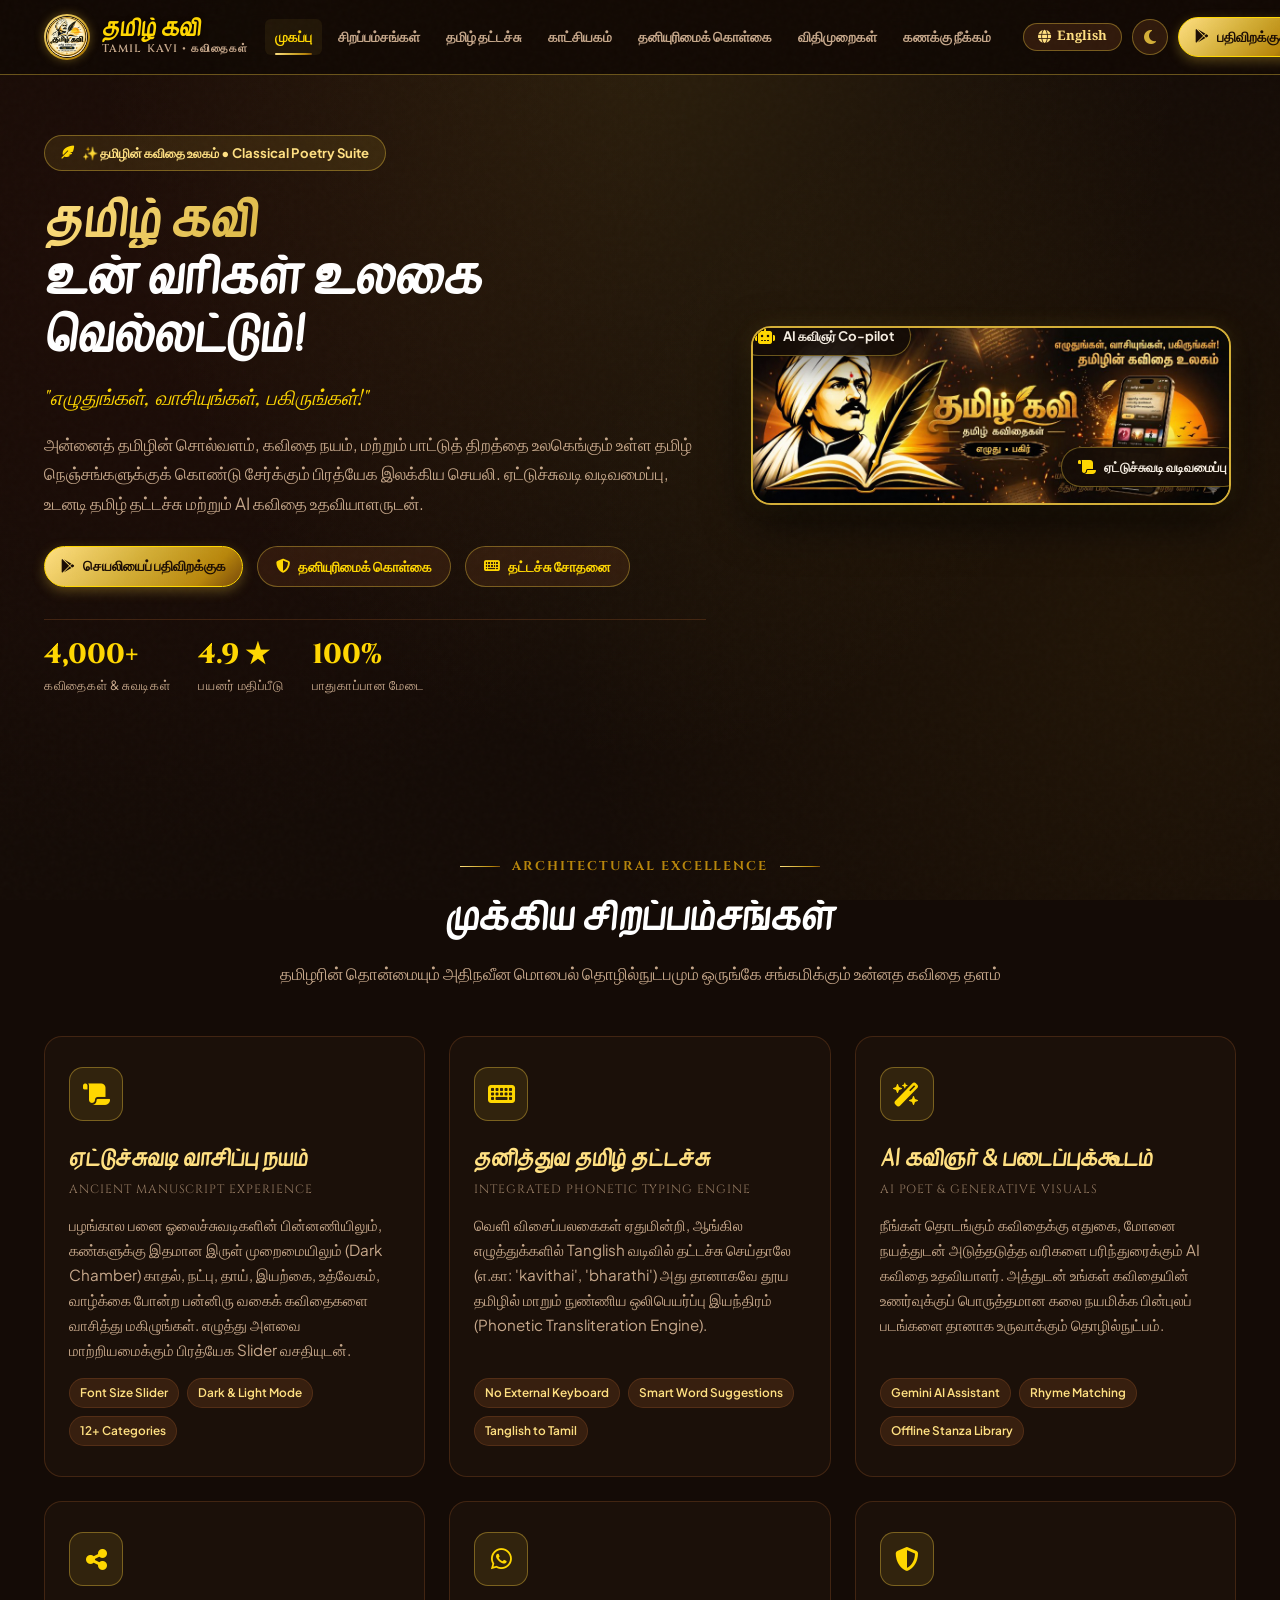
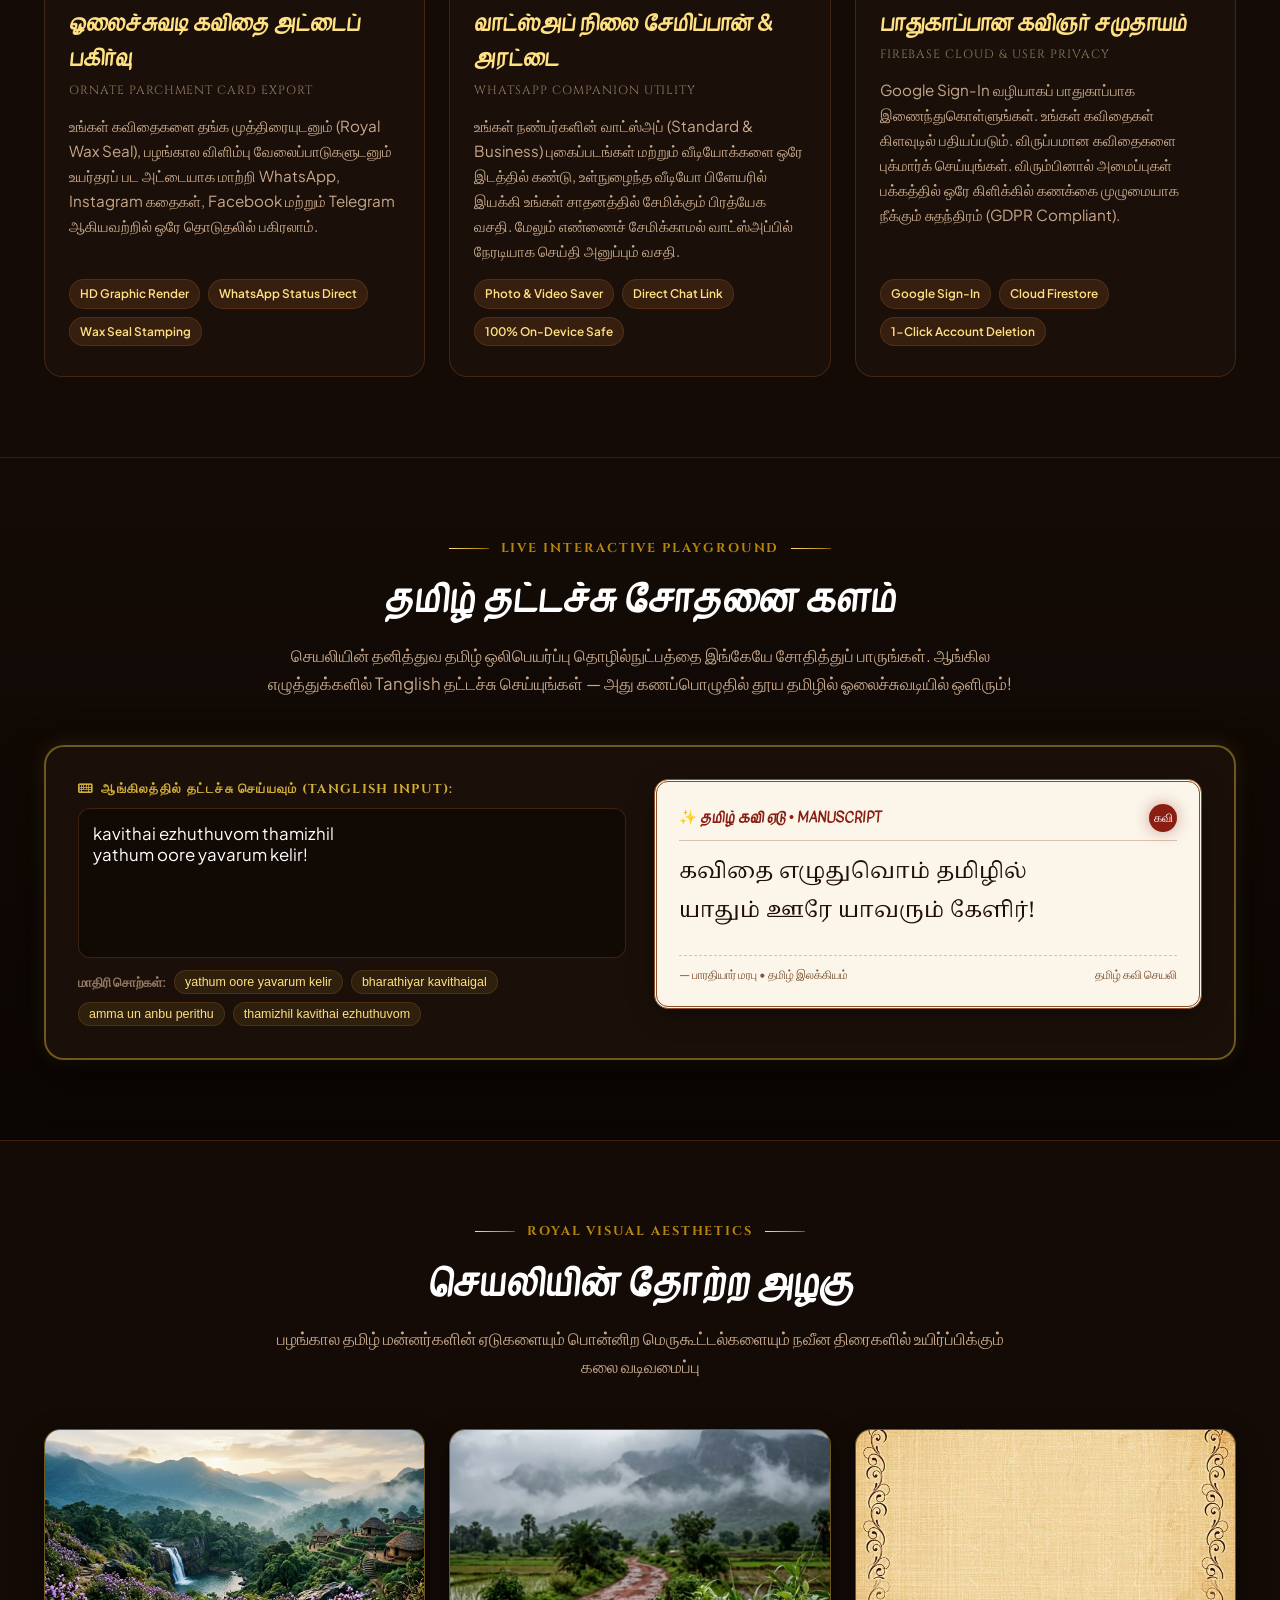
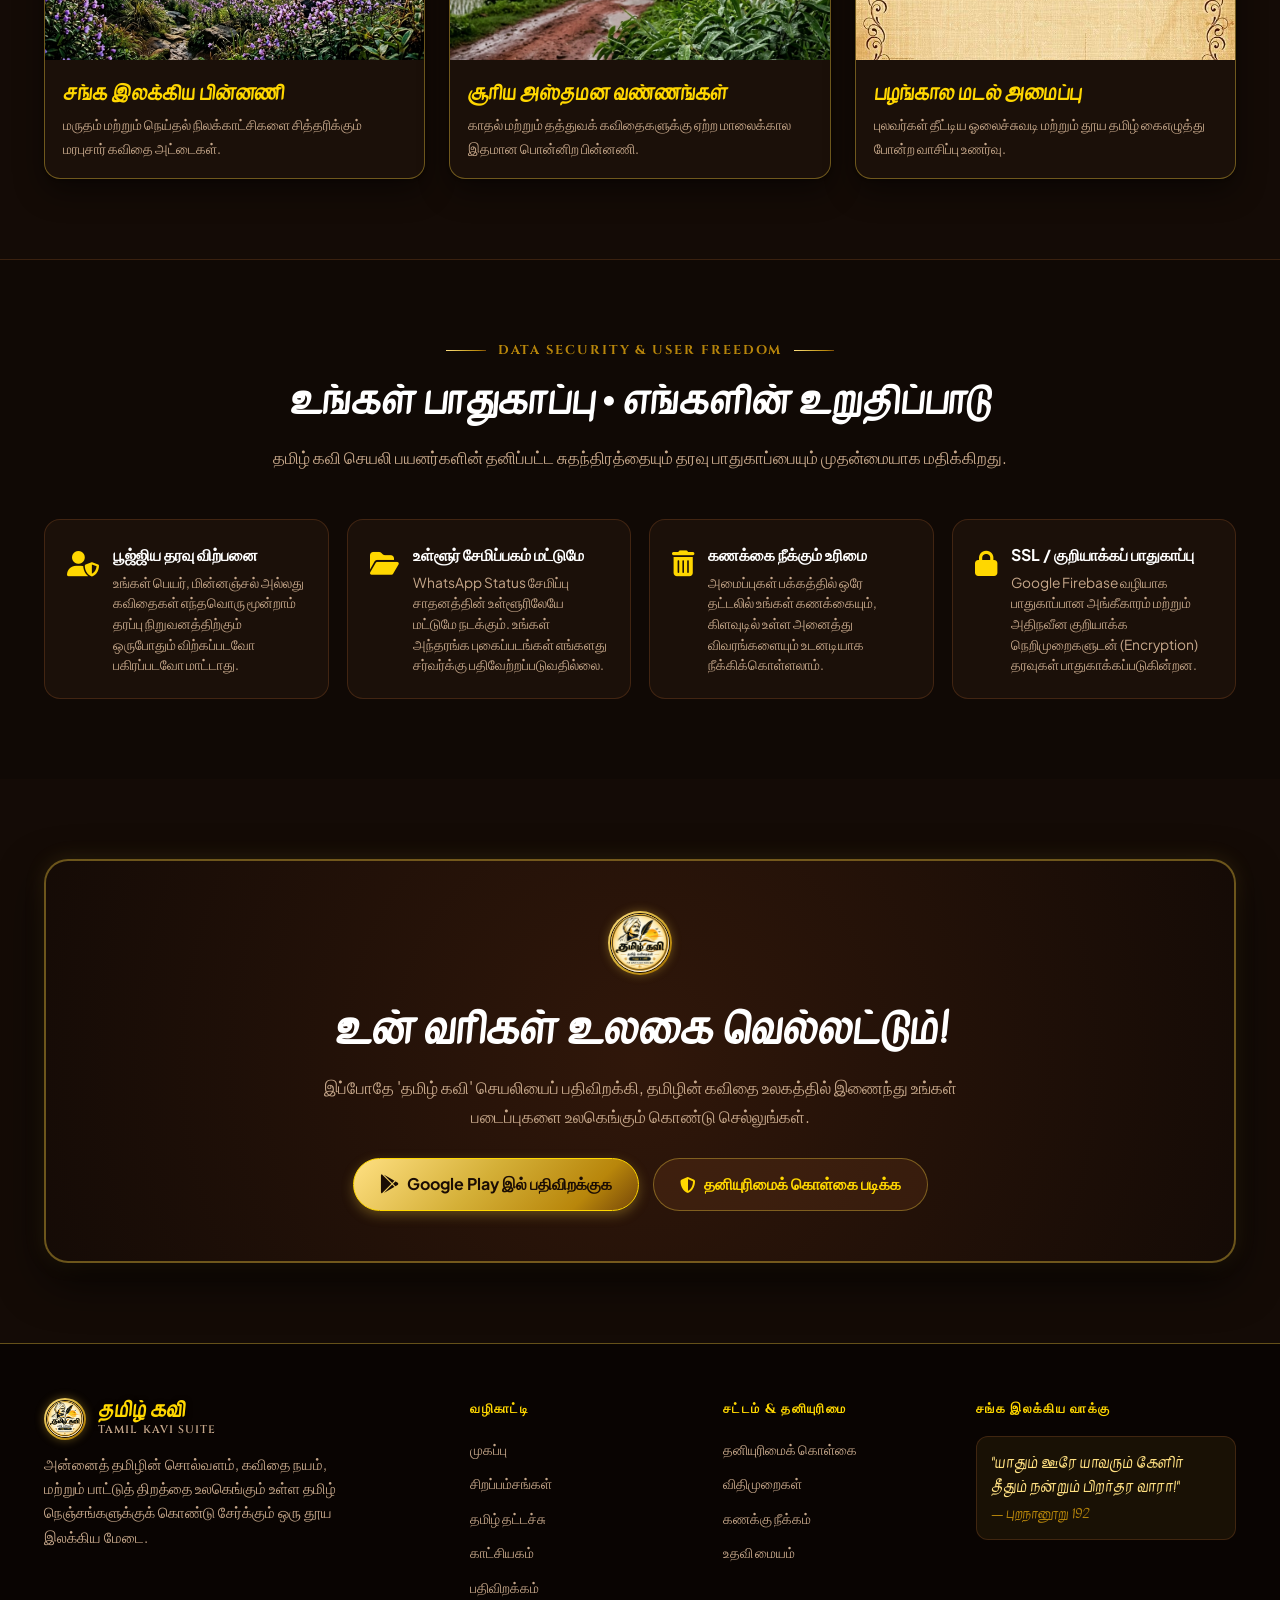
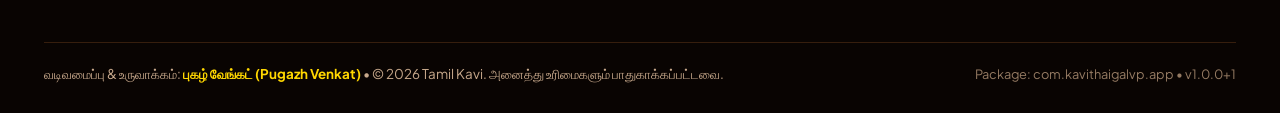
<file: index.html>
<!DOCTYPE html>
<html lang="ta" data-theme="dark">
<head>
  <meta charset="UTF-8">
  <meta name="viewport" content="width=device-width, initial-scale=1.0">
<meta name="google-site-verification" content="LcIIsSSXE90n4VpyNkWQE0ABpZXMWbrzbmZv5cDQHQU"/>
  <title>தமிழ் கவி (Tamil Kavi) - தமிழின் கவிதை உலகம் | எழுது • பகிர்</title>
  <meta name="description" content="தமிழ் கவி (Tamil Kavi) - அன்னைத் தமிழின் சொல்வளம், கவிதை நயம், மற்றும் பாட்டுத் திறத்தை உலகெங்கும் உள்ள தமிழ் நெஞ்சங்களுக்குக் கொண்டு சேர்க்கும் பிரத்யேக இலக்கிய செயலி. ஏட்டுச்சுவடி வடிவமைப்பு, உடனடி தமிழ் தட்டச்சு மற்றும் AI கவிதை உதவியாளருடன்.">
  <meta name="keywords" content="Tamil Kavi, தமிழ் கவி, தமிழ் கவிதைகள், Tamil Kavithaigal, Tamil poems, Tamil typing, AI Poet, WhatsApp Status Saver, Bharathiyar kavithaigal, Pugazh Venkat">
  <meta name="author" content="Pugazh Venkat">

  <!-- Open Graph -->
  <meta property="og:type" content="website">
  <meta property="og:title" content="தமிழ் கவி (Tamil Kavi) - உன் வரிகள் உலகை வெல்லட்டும்!">
  <meta property="og:description" content="எழுதுங்கள், வாசியுங்கள், பகிருங்கள்! தமிழின் கவிதை உலகம். ஏட்டுச்சுவடி வடிவமைப்பு மற்றும் தனித்துவ தமிழ் தட்டச்சு வசதியுடன்.">
  <meta property="og:image" content="./assets/images/banner.jpg">
  <meta property="og:url" content="https://pugazhvenkat.github.io/tamilkavi-website/">

  <!-- Favicon -->
  <link rel="icon" type="image/jpeg" href="./assets/images/app_logo.jpg">
  <link rel="apple-touch-icon" href="./assets/images/app_logo.jpg">

  <!-- Instant FOUC Prevention Script -->
  <script>
    (function(){
      var savedLang = localStorage.getItem('tamilkavi_lang') || 'ta';
      document.documentElement.setAttribute('lang', savedLang);
      var savedTheme = localStorage.getItem('tamilkavi_theme') || 'dark';
      document.documentElement.setAttribute('data-theme', savedTheme);
    })();
  </script>

  <!-- FontAwesome & Styles -->
  <link rel="stylesheet" href="https://cdnjs.cloudflare.com/ajax/libs/font-awesome/6.5.1/css/all.min.css">
  <link rel="stylesheet" href="./styles.css">
</head>
<body>

  <!-- Site Header -->
  <header class="site-header">
    <div class="container header-inner">
      <a href="./index.html" class="brand-link">
        <div class="brand-medallion">
          <img src="./assets/images/app_logo.jpg" alt="Tamil Kavi Logo">
        </div>
        <div class="brand-meta">
          <span class="brand-title">
            <span class="lang-ta">தமிழ் கவி</span>
            <span class="lang-en">Tamil Kavi</span>
          </span>
          <span class="brand-subtitle">
            <span class="lang-ta">TAMIL KAVI • கவிதைகள்</span>
            <span class="lang-en">POETRY & CREATIVE SUITE</span>
          </span>
        </div>
      </a>

      <!-- Navigation Menu -->
      <ul class="nav-menu" id="navMenu">
        <li>
          <a href="#home" class="nav-link active">
            <span class="lang-ta">முகப்பு</span>
            <span class="lang-en">Home</span>
          </a>
        </li>
        <li>
          <a href="#features" class="nav-link">
            <span class="lang-ta">சிறப்பம்சங்கள்</span>
            <span class="lang-en">Features</span>
          </a>
        </li>
        <li>
          <a href="#typing-demo" class="nav-link">
            <span class="lang-ta">தமிழ் தட்டச்சு</span>
            <span class="lang-en">Tamil Typing</span>
          </a>
        </li>
        <li>
          <a href="#gallery" class="nav-link">
            <span class="lang-ta">காட்சியகம்</span>
            <span class="lang-en">Gallery</span>
          </a>
        </li>
        <li>
          <a href="./privacy-policy.html" class="nav-link">
            <span class="lang-ta">தனியுரிமைக் கொள்கை</span>
            <span class="lang-en">Privacy Policy</span>
          </a>
        </li>
        <li>
          <a href="./terms.html" class="nav-link">
            <span class="lang-ta">விதிமுறைகள்</span>
            <span class="lang-en">Terms</span>
          </a>
        </li>
        <li>
          <a href="./delete-account.html" class="nav-link">
            <span class="lang-ta">கணக்கு நீக்கம்</span>
            <span class="lang-en">Delete Account</span>
          </a>
        </li>
        <!-- Mobile Drawer CTA -->
        <li style="width: 100%;">
          <a href="#download" class="btn-cta nav-mobile-cta">
            <i class="fab fa-google-play"></i>
            <span class="lang-ta">செயலியைப் பதிவிறக்குக</span>
            <span class="lang-en">Download App</span>
          </a>
        </li>
      </ul>

      <!-- Action Utilities -->
      <div class="header-actions">
        <!-- Language Switcher Pill -->
        <button id="langToggle" class="lang-switch-btn" title="மொழி மாற்றம் / Switch Language">
          <i class="fas fa-globe"></i>
          <span id="langBtnText">English</span>
        </button>

        <!-- Theme Toggle -->
        <button id="themeToggle" class="theme-toggle-btn" title="இருள் / ஒளி முறைமை (Theme)">
          <i class="fas fa-moon"></i>
        </button>

        <!-- Desktop Download CTA -->
        <a href="#download" class="btn-cta">
          <i class="fab fa-google-play"></i>
          <span class="lang-ta">பதிவிறக்குக</span>
          <span class="lang-en">Download</span>
        </a>

        <!-- Mobile Nav Hamburger -->
        <button id="mobileNavToggle" class="mobile-nav-toggle" aria-label="Toggle navigation">
          <i class="fas fa-bars"></i>
        </button>
      </div>
    </div>
  </header>

  <!-- Hero Section -->
  <section class="hero-section" id="home">
    <div class="container hero-grid">
      <div class="hero-content">
        <div class="hero-badge">
          <i class="fas fa-feather-alt sparkle"></i>
          <span class="lang-ta">✨ தமிழின் கவிதை உலகம் • Classical Poetry Suite</span>
          <span class="lang-en">✨ The World of Tamil Poetry • Classical Poetry Suite</span>
        </div>

        <h1 class="hero-title">
          <span class="gradient-text">
            <span class="lang-ta">தமிழ் கவி</span>
            <span class="lang-en">Tamil Kavi</span>
          </span>
          <span class="lang-ta">உன் வரிகள் உலகை வெல்லட்டும்!</span>
          <span class="lang-en">Let Your Verses Conquer the World!</span>
        </h1>

        <span class="hero-tagline">
          <span class="lang-ta">"எழுதுங்கள், வாசியுங்கள், பகிருங்கள்!"</span>
          <span class="lang-en">"Write, Read, Share! The Classical Tamil Poetry Sanctuary"</span>
        </span>

        <p class="hero-description">
          <span class="lang-ta">
            அன்னைத் தமிழின் சொல்வளம், கவிதை நயம், மற்றும் பாட்டுத் திறத்தை உலகெங்கும் உள்ள தமிழ் நெஞ்சங்களுக்குக் கொண்டு சேர்க்கும் பிரத்யேக இலக்கிய செயலி. ஏட்டுச்சுவடி வடிவமைப்பு, உடனடி தமிழ் தட்டச்சு மற்றும் AI கவிதை உதவியாளருடன்.
          </span>
          <span class="lang-en">
            A rich literary platform preserving and celebrating Tamil poetry for creators worldwide. Experience authentic palm-leaf manuscript aesthetics, integrated phonetic Tamil typing, AI poetic assistance, and royal poem card sharing.
          </span>
        </p>

        <div class="hero-actions">
          <a href="#download" class="btn-cta">
            <i class="fab fa-google-play"></i>
            <span class="lang-ta">செயலியைப் பதிவிறக்குக</span>
            <span class="lang-en">Download on Google Play</span>
          </a>
          <a href="./privacy-policy.html" class="btn-secondary">
            <i class="fas fa-shield-alt"></i>
            <span class="lang-ta">தனியுரிமைக் கொள்கை</span>
            <span class="lang-en">Privacy Policy</span>
          </a>
          <a href="#typing-demo" class="btn-secondary">
            <i class="fas fa-keyboard"></i>
            <span class="lang-ta">தட்டச்சு சோதனை</span>
            <span class="lang-en">Try Typing Demo</span>
          </a>
        </div>

        <!-- Hero Stats -->
        <div class="hero-stats">
          <div class="stat-item">
            <span class="stat-number">4,000+</span>
            <span class="stat-label">
              <span class="lang-ta">கவிதைகள் & சுவடிகள்</span>
              <span class="lang-en">Poems & Verses</span>
            </span>
          </div>
          <div class="stat-item">
            <span class="stat-number">4.9 ★</span>
            <span class="stat-label">
              <span class="lang-ta">பயனர் மதிப்பீடு</span>
              <span class="lang-en">User Rating</span>
            </span>
          </div>
          <div class="stat-item">
            <span class="stat-number">100%</span>
            <span class="stat-label">
              <span class="lang-ta">பாதுகாப்பான மேடை</span>
              <span class="lang-en">Safe & Private</span>
            </span>
          </div>
        </div>
      </div>

      <!-- Hero Visual Frame -->
      <div class="hero-visual">
        <div class="hero-banner-card">
          <img src="./assets/images/banner.jpg" alt="Tamil Kavi App Banner">
          
          <!-- Floating Feature Pills -->
          <div class="floating-pill floating-pill-1">
            <i class="fas fa-robot"></i>
            <span class="lang-ta">AI கவிஞர் Co-pilot</span>
            <span class="lang-en">AI Poet Co-pilot</span>
          </div>

          <div class="floating-pill floating-pill-2">
            <i class="fas fa-scroll"></i>
            <span class="lang-ta">ஏட்டுச்சுவடி வடிவமைப்பு</span>
            <span class="lang-en">Manuscript Design</span>
          </div>
        </div>
      </div>
    </div>
  </section>

  <!-- Features Matrix -->
  <section class="section" id="features">
    <div class="container">
      <div class="section-header">
        <div class="section-flourish">
          <span class="section-tag">ARCHITECTURAL EXCELLENCE</span>
        </div>
        <h2 class="section-title">
          <span class="lang-ta">முக்கிய சிறப்பம்சங்கள்</span>
          <span class="lang-en">Core Features & Architecture</span>
        </h2>
        <p class="section-subtitle">
          <span class="lang-ta">தமிழரின் தொன்மையும் அதிநவீன மொபைல் தொழில்நுட்பமும் ஒருங்கே சங்கமிக்கும் உன்னத கவிதை தளம்</span>
          <span class="lang-en">Where centuries-old Tamil literary traditions meet cutting-edge modern mobile engineering</span>
        </p>
      </div>

      <div class="features-grid">
        <!-- Feature 1: Ancient Manuscript Reading -->
        <div class="feature-card">
          <div class="feature-icon-wrapper">
            <i class="fas fa-scroll"></i>
          </div>
          <h3 class="feature-title">
            <span class="lang-ta">ஏட்டுச்சுவடி வாசிப்பு நயம்</span>
            <span class="lang-en">Ancient Manuscript Experience</span>
          </h3>
          <span class="feature-subtitle-en">ANCIENT MANUSCRIPT EXPERIENCE</span>
          <p class="feature-desc">
            <span class="lang-ta">
              பழங்கால பனை ஓலைச்சுவடிகளின் பின்னணியிலும், கண்களுக்கு இதமான இருள் முறைமையிலும் (Dark Chamber) காதல், நட்பு, தாய், இயற்கை, உத்வேகம், வாழ்க்கை போன்ற பன்னிரு வகைக் கவிதைகளை வாசித்து மகிழுங்கள். எழுத்து அளவை மாற்றியமைக்கும் பிரத்யேக Slider வசதியுடன்.
            </span>
            <span class="lang-en">
              Immerse yourself in classical palm-leaf parchment textures and eye-friendly Dark Chamber themes across 12+ categories (Love, Friendship, Mother, Nature, Inspiration, Philosophy). Features a real-time typography font size slider for optimal reading.
            </span>
          </p>
          <div class="feature-badge-row">
            <span class="badge-pill">Font Size Slider</span>
            <span class="badge-pill">Dark & Light Mode</span>
            <span class="badge-pill">12+ Categories</span>
          </div>
        </div>

        <!-- Feature 2: In-App Tamil Transliteration Engine -->
        <div class="feature-card">
          <div class="feature-icon-wrapper">
            <i class="fas fa-keyboard"></i>
          </div>
          <h3 class="feature-title">
            <span class="lang-ta">தனித்துவ தமிழ் தட்டச்சு</span>
            <span class="lang-en">Integrated Phonetic Typing</span>
          </h3>
          <span class="feature-subtitle-en">INTEGRATED PHONETIC TYPING ENGINE</span>
          <p class="feature-desc">
            <span class="lang-ta">
              வெளி விசைப்பலகைகள் ஏதுமின்றி, ஆங்கில எழுத்துக்களில் Tanglish வடிவில் தட்டச்சு செய்தாலே (எ.கா: 'kavithai', 'bharathi') அது தானாகவே தூய தமிழில் மாறும் நுண்ணிய ஒலிபெயர்ப்பு இயந்திரம் (Phonetic Transliteration Engine).
            </span>
            <span class="lang-en">
              No need for third-party Tamil keyboards. Simply type phonetic English (Tanglish, e.g., 'kavithai', 'bharathiyar', 'amma') and the built-in transliteration engine instantly converts it into pure, accurate Tamil with intelligent word suggestions.
            </span>
          </p>
          <div class="feature-badge-row">
            <span class="badge-pill">No External Keyboard</span>
            <span class="badge-pill">Smart Word Suggestions</span>
            <span class="badge-pill">Tanglish to Tamil</span>
          </div>
        </div>

        <!-- Feature 3: AI Poet Studio & Co-pilot -->
        <div class="feature-card">
          <div class="feature-icon-wrapper">
            <i class="fas fa-wand-magic-sparkles"></i>
          </div>
          <h3 class="feature-title">
            <span class="lang-ta">AI கவிஞர் & படைப்புக்கூடம்</span>
            <span class="lang-en">AI Poet Studio & Visuals</span>
          </h3>
          <span class="feature-subtitle-en">AI POET & GENERATIVE VISUALS</span>
          <p class="feature-desc">
            <span class="lang-ta">
              நீங்கள் தொடங்கும் கவிதைக்கு எதுகை, மோனை நயத்துடன் அடுத்தடுத்த வரிகளை பரிந்துரைக்கும் AI கவிதை உதவியாளர். அத்துடன் உங்கள் கவிதையின் உணர்வுக்குப் பொருத்தமான கலை நயமிக்க பின்புலப் படங்களை தானாக உருவாக்கும் தொழில்நுட்பம்.
            </span>
            <span class="lang-en">
              Co-write verses with our intelligent AI poet assistant, offering rhyme matching, classical alliteration suggestions, and stanza completions. Pair your poetry with automated artistic background cards crafted to mirror the emotional tone of your words.
            </span>
          </p>
          <div class="feature-badge-row">
            <span class="badge-pill">Gemini AI Assistant</span>
            <span class="badge-pill">Rhyme Matching</span>
            <span class="badge-pill">Offline Stanza Library</span>
          </div>
        </div>

        <!-- Feature 4: Royal Poem Card Generator & Sharing -->
        <div class="feature-card">
          <div class="feature-icon-wrapper">
            <i class="fas fa-share-nodes"></i>
          </div>
          <h3 class="feature-title">
            <span class="lang-ta">ஓலைச்சுவடி கவிதை அட்டைப் பகிர்வு</span>
            <span class="lang-en">Ornate Poem Card Export</span>
          </h3>
          <span class="feature-subtitle-en">ORNATE PARCHMENT CARD EXPORT</span>
          <p class="feature-desc">
            <span class="lang-ta">
              உங்கள் கவிதைகளை தங்க முத்திரையுடனும் (Royal Wax Seal), பழங்கால விளிம்பு வேலைப்பாடுகளுடனும் உயர்தரப் பட அட்டையாக மாற்றி WhatsApp, Instagram கதைகள், Facebook மற்றும் Telegram ஆகியவற்றில் ஒரே தொடுதலில் பகிரலாம்.
            </span>
            <span class="lang-en">
              Render your poems into high-resolution aesthetic parchment cards featuring authentic royal wax seals, filigree borders, and author signatures. Share instantly to WhatsApp status, Instagram Stories, Facebook, and Telegram with a single tap.
            </span>
          </p>
          <div class="feature-badge-row">
            <span class="badge-pill">HD Graphic Render</span>
            <span class="badge-pill">WhatsApp Status Direct</span>
            <span class="badge-pill">Wax Seal Stamping</span>
          </div>
        </div>

        <!-- Feature 5: WhatsApp Status Saver & Direct Chat -->
        <div class="feature-card">
          <div class="feature-icon-wrapper">
            <i class="fab fa-whatsapp"></i>
          </div>
          <h3 class="feature-title">
            <span class="lang-ta">வாட்ஸ்அப் நிலை சேமிப்பான் & அரட்டை</span>
            <span class="lang-en">WhatsApp Status Saver & Chat</span>
          </h3>
          <span class="feature-subtitle-en">WHATSAPP COMPANION UTILITY</span>
          <p class="feature-desc">
            <span class="lang-ta">
              உங்கள் நண்பர்களின் வாட்ஸ்அப் (Standard & Business) புகைப்படங்கள் மற்றும் வீடியோக்களை ஒரே இடத்தில் கண்டு, உள்நுழைந்த வீடியோ பிளேயரில் இயக்கி உங்கள் சாதனத்தில் சேமிக்கும் பிரத்யேக வசதி. மேலும் எண்ணைச் சேமிக்காமல் வாட்ஸ்அப்பில் நேரடியாக செய்தி அனுப்பும் வசதி.
            </span>
            <span class="lang-en">
              Built-in companion utility to discover, watch in the integrated video player, and save WhatsApp & WhatsApp Business status photos and videos directly to your device storage. Also open direct WhatsApp chats without saving contact numbers.
            </span>
          </p>
          <div class="feature-badge-row">
            <span class="badge-pill">Photo & Video Saver</span>
            <span class="badge-pill">Direct Chat Link</span>
            <span class="badge-pill">100% On-Device Safe</span>
          </div>
        </div>

        <!-- Feature 6: Secure Cloud Sync & Community -->
        <div class="feature-card">
          <div class="feature-icon-wrapper">
            <i class="fas fa-shield-halved"></i>
          </div>
          <h3 class="feature-title">
            <span class="lang-ta">பாதுகாப்பான கவிஞர் சமுதாயம்</span>
            <span class="lang-en">Secure Cloud & Community</span>
          </h3>
          <span class="feature-subtitle-en">FIREBASE CLOUD & USER PRIVACY</span>
          <p class="feature-desc">
            <span class="lang-ta">
              Google Sign-In வழியாகப் பாதுகாப்பாக இணைந்துகொள்ளுங்கள். உங்கள் கவிதைகள் கிளவுடில் பதியப்படும். விருப்பமான கவிதைகளை புக்மார்க் செய்யுங்கள். விரும்பினால் அமைப்புகள் பக்கத்தில் ஒரே கிளிக்கில் கணக்கை முழுமையாக நீக்கும் சுதந்திரம் (GDPR Compliant).
            </span>
            <span class="lang-en">
              Sign in securely via Google Authentication. Cloud Firestore safely stores your submitted verses, favorites, and reader engagements. Maintain complete control with our one-click in-app account deletion tool complying with Google Play Data Safety policies.
            </span>
          </p>
          <div class="feature-badge-row">
            <span class="badge-pill">Google Sign-In</span>
            <span class="badge-pill">Cloud Firestore</span>
            <span class="badge-pill">1-Click Account Deletion</span>
          </div>
        </div>
      </div>
    </div>
  </section>

  <!-- Interactive Tamil Typing Demo Section -->
  <section class="section playground-section" id="typing-demo">
    <div class="container">
      <div class="section-header">
        <div class="section-flourish">
          <span class="section-tag">LIVE INTERACTIVE PLAYGROUND</span>
        </div>
        <h2 class="section-title">
          <span class="lang-ta">தமிழ் தட்டச்சு சோதனை களம்</span>
          <span class="lang-en">Interactive Tamil Typing Demo</span>
        </h2>
        <p class="section-subtitle">
          <span class="lang-ta">
            செயலியின் தனித்துவ தமிழ் ஒலிபெயர்ப்பு தொழில்நுட்பத்தை இங்கேயே சோதித்துப் பாருங்கள். ஆங்கில எழுத்துக்களில் Tanglish தட்டச்சு செய்யுங்கள் — அது கணப்பொழுதில் தூய தமிழில் ஓலைச்சுவடியில் ஒளிரும்!
          </span>
          <span class="lang-en">
            Try the app's marquee phonetic transliteration engine right here in your browser. Type English letters in Tanglish and watch it transform into pure, classical Tamil in real-time!
          </span>
        </p>
      </div>

      <div class="typing-demo-box">
        <!-- Input Column -->
        <div class="typing-input-col">
          <label class="demo-label" for="tanglishInput">
            <i class="fas fa-keyboard"></i>
            <span class="lang-ta">ஆங்கிலத்தில் தட்டச்சு செய்யவும் (Tanglish Input):</span>
            <span class="lang-en">Type phonetically here (Tanglish):</span>
          </label>
          <textarea id="tanglishInput" class="demo-textarea" placeholder="Type here in Tanglish, e.g. vanakkam, thamizh, kavithai, amma, bharathi..."></textarea>

          <div class="sample-prompts-row">
            <span style="font-size: 0.8rem; color: var(--text-dim); font-weight: 600;">
              <span class="lang-ta">மாதிரி சொற்கள்:</span>
              <span class="lang-en">Sample Words:</span>
            </span>
            <button class="sample-tag" data-sample="yathum oore yavarum kelir">yathum oore yavarum kelir</button>
            <button class="sample-tag" data-sample="bharathiyar kavithaigal">bharathiyar kavithaigal</button>
            <button class="sample-tag" data-sample="amma un anbu perithu">amma un anbu perithu</button>
            <button class="sample-tag" data-sample="thamizhil kavithai ezhuthuvom">thamizhil kavithai ezhuthuvom</button>
          </div>
        </div>

        <!-- Output Column (Ancient Manuscript Card) -->
        <div class="typing-output-col">
          <div class="parchment-preview-card">
            <div class="parchment-top">
              <span class="parchment-stamp">✨ தமிழ் கவி ஏடு • MANUSCRIPT</span>
              <div class="wax-seal-badge" title="Royal Wax Seal">கவி</div>
            </div>

            <div id="tamilOutput" class="parchment-text">
              யாதும் ஊரே யாவரும் கேளிர்!
            </div>

            <div class="parchment-footer">
              <span>
                <span class="lang-ta">— பாரதியார் மரபு • தமிழ் இலக்கியம்</span>
                <span class="lang-en">— Bharathiyar Heritage • Tamil Literature</span>
              </span>
              <span>
                <span class="lang-ta">தமிழ் கவி செயலி</span>
                <span class="lang-en">Tamil Kavi Suite</span>
              </span>
            </div>
          </div>
        </div>
      </div>
    </div>
  </section>

  <!-- Visual Artwork & Screenshot Showcase -->
  <section class="section" id="gallery">
    <div class="container">
      <div class="section-header">
        <div class="section-flourish">
          <span class="section-tag">ROYAL VISUAL AESTHETICS</span>
        </div>
        <h2 class="section-title">
          <span class="lang-ta">செயலியின் தோற்ற அழகு</span>
          <span class="lang-en">Visual Aesthetics & Gallery</span>
        </h2>
        <p class="section-subtitle">
          <span class="lang-ta">
            பழங்கால தமிழ் மன்னர்களின் ஏடுகளையும் பொன்னிற மெருகூட்டல்களையும் நவீன திரைகளில் உயிர்ப்பிக்கும் கலை வடிவமைப்பு
          </span>
          <span class="lang-en">
            Classical palm-leaf manuscripts and royal gold highlights brought to life for contemporary screens
          </span>
        </p>
      </div>

      <div class="gallery-grid">
        <div class="gallery-card">
          <img src="./assets/images/preview_sangam.jpg" alt="Sangam Poetry Preview">
          <div class="gallery-info">
            <h4 class="gallery-title">
              <span class="lang-ta">சங்க இலக்கிய பின்னணி</span>
              <span class="lang-en">Classical Sangam Themes</span>
            </h4>
            <p class="gallery-desc">
              <span class="lang-ta">மருதம் மற்றும் நெய்தல் நிலக்காட்சிகளை சித்தரிக்கும் மரபுசார் கவிதை அட்டைகள்.</span>
              <span class="lang-en">Evoking classical Sangam landscapes (Marutham and Neithal) for pastoral and emotional verses.</span>
            </p>
          </div>
        </div>

        <div class="gallery-card">
          <img src="./assets/images/preview_realistic.jpg" alt="Realistic Sunset Preview">
          <div class="gallery-info">
            <h4 class="gallery-title">
              <span class="lang-ta">சூரிய அஸ்தமன வண்ணங்கள்</span>
              <span class="lang-en">Golden Sunset Hues</span>
            </h4>
            <p class="gallery-desc">
              <span class="lang-ta">காதல் மற்றும் தத்துவக் கவிதைகளுக்கு ஏற்ற மாலைக்கால இதமான பொன்னிற பின்னணி.</span>
              <span class="lang-en">Warm golden tones curated for romantic, philosophical, and reflective poetry cards.</span>
            </p>
          </div>
        </div>

        <div class="gallery-card">
          <img src="./assets/images/oldletter.jpg" alt="Old Letter Manuscript">
          <div class="gallery-info">
            <h4 class="gallery-title">
              <span class="lang-ta">பழங்கால மடல் அமைப்பு</span>
              <span class="lang-en">Ancient Epistolary Parchment</span>
            </h4>
            <p class="gallery-desc">
              <span class="lang-ta">புலவர்கள் தீட்டிய ஓலைச்சுவடி மற்றும் தூய தமிழ் கைஎழுத்து போன்ற வாசிப்பு உணர்வு.</span>
              <span class="lang-en">Authentic parchment textures offering the tactile delight of ancient hand-inscribed manuscripts.</span>
            </p>
          </div>
        </div>
      </div>
    </div>
  </section>

  <!-- Privacy & Trust Guarantees -->
  <section class="section" style="background: rgba(12, 6, 3, 0.4); border-top: 1px solid var(--border-subtle);">
    <div class="container">
      <div class="section-header">
        <div class="section-flourish">
          <span class="section-tag">DATA SECURITY & USER FREEDOM</span>
        </div>
        <h2 class="section-title">
          <span class="lang-ta">உங்கள் பாதுகாப்பு • எங்களின் உறுதிப்பாடு</span>
          <span class="lang-en">Your Privacy • Our Ironclad Pledge</span>
        </h2>
        <p class="section-subtitle">
          <span class="lang-ta">தமிழ் கவி செயலி பயனர்களின் தனிப்பட்ட சுதந்திரத்தையும் தரவு பாதுகாப்பையும் முதன்மையாக மதிக்கிறது.</span>
          <span class="lang-en">Tamil Kavi strictly safeguards your privacy and adheres to international data protection standards.</span>
        </p>
      </div>

      <div class="guarantee-grid">
        <div class="guarantee-item">
          <div class="guarantee-icon"><i class="fas fa-user-shield"></i></div>
          <div>
            <h4>
              <span class="lang-ta">பூஜ்ஜிய தரவு விற்பனை</span>
              <span class="lang-en">Zero Data Selling</span>
            </h4>
            <p>
              <span class="lang-ta">உங்கள் பெயர், மின்னஞ்சல் அல்லது கவிதைகள் எந்தவொரு மூன்றாம் தரப்பு நிறுவனத்திற்கும் ஒருபோதும் விற்கப்படவோ பகிரப்படவோ மாட்டாது.</span>
              <span class="lang-en">We never sell, monetize, or broker your personal information or submitted poetry to any third-party marketing firms.</span>
            </p>
          </div>
        </div>

        <div class="guarantee-item">
          <div class="guarantee-icon"><i class="fas fa-folder-open"></i></div>
          <div>
            <h4>
              <span class="lang-ta">உள்ளூர் சேமிப்பகம் மட்டுமே</span>
              <span class="lang-en">100% On-Device Media</span>
            </h4>
            <p>
              <span class="lang-ta">WhatsApp Status சேமிப்பு சாதனத்தின் உள்ளூரிலேயே மட்டுமே நடக்கும். உங்கள் அந்தரங்க புகைப்படங்கள் எங்களது சர்வர்க்கு பதிவேற்றப்படுவதில்லை.</span>
              <span class="lang-en">WhatsApp status media is processed exclusively on your device. We never scan, upload, or transmit your private photos and videos.</span>
            </p>
          </div>
        </div>

        <div class="guarantee-item">
          <div class="guarantee-icon"><i class="fas fa-trash-can"></i></div>
          <div>
            <h4>
              <span class="lang-ta">கணக்கை நீக்கும் உரிமை</span>
              <span class="lang-en">Account Deletion Freedom</span>
            </h4>
            <p>
              <span class="lang-ta">அமைப்புகள் பக்கத்தில் ஒரே தட்டலில் உங்கள் கணக்கையும், கிளவுடில் உள்ள அனைத்து விவரங்களையும் உடனடியாக நீக்கிக்கொள்ளலாம்.</span>
              <span class="lang-en">Enjoy complete autonomy. Delete your account and cloud data permanently in one click right inside the app settings.</span>
            </p>
          </div>
        </div>

        <div class="guarantee-item">
          <div class="guarantee-icon"><i class="fas fa-lock"></i></div>
          <div>
            <h4>
              <span class="lang-ta">SSL / குறியாக்கப் பாதுகாப்பு</span>
              <span class="lang-en">Encrypted Cloud Security</span>
            </h4>
            <p>
              <span class="lang-ta">Google Firebase வழியாக பாதுகாப்பான அங்கீகாரம் மற்றும் அதிநவீன குறியாக்க நெறிமுறைகளுடன் (Encryption) தரவுகள் பாதுகாக்கப்படுகின்றன.</span>
              <span class="lang-en">Authenticated securely via Google Firebase with modern TLS/SSL encryption and strict database security rules.</span>
            </p>
          </div>
        </div>
      </div>
    </div>
  </section>

  <!-- Download & Call to Action -->
  <section class="section" id="download">
    <div class="container">
      <div class="cta-banner">
        <div class="brand-medallion" style="margin: 0 auto 20px; width: 64px; height: 64px;">
          <img src="./assets/images/app_logo.jpg" alt="Tamil Kavi">
        </div>
        <h2 class="cta-title">
          <span class="lang-ta">உன் வரிகள் உலகை வெல்லட்டும்!</span>
          <span class="lang-en">Let Your Verses Conquer the World!</span>
        </h2>
        <p class="cta-desc">
          <span class="lang-ta">
            இப்போதே 'தமிழ் கவி' செயலியைப் பதிவிறக்கி, தமிழின் கவிதை உலகத்தில் இணைந்து உங்கள் படைப்புகளை உலகெங்கும் கொண்டு செல்லுங்கள்.
          </span>
          <span class="lang-en">
            Download Tamil Kavi today on Google Play and join a vibrant global community celebrating the timeless beauty of Tamil poetry.
          </span>
        </p>
        <div style="display: flex; justify-content: center; gap: 14px; flex-wrap: wrap;">
          <a href="https://play.google.com/store/apps/details?id=com.kavithaigalvp.app" target="_blank" rel="noopener noreferrer" class="btn-cta" style="font-size: 1rem; padding: 12px 26px;">
            <i class="fab fa-google-play" style="font-size: 1.2rem;"></i>
            <span class="lang-ta">Google Play இல் பதிவிறக்குக</span>
            <span class="lang-en">Download on Google Play</span>
          </a>
          <a href="./privacy-policy.html" class="btn-secondary" style="font-size: 1rem; padding: 12px 26px;">
            <i class="fas fa-shield-alt"></i>
            <span class="lang-ta">தனியுரிமைக் கொள்கை படிக்க</span>
            <span class="lang-en">Read Privacy Policy</span>
          </a>
        </div>
      </div>
    </div>
  </section>

  <!-- Site Footer -->
  <footer class="site-footer">
    <div class="container">
      <div class="footer-top">
        <!-- Brand Summary -->
        <div class="footer-brand">
          <a href="./index.html" class="brand-link">
            <div class="brand-medallion" style="width: 42px; height: 42px;">
              <img src="./assets/images/app_logo.jpg" alt="Tamil Kavi">
            </div>
            <div class="brand-meta">
              <span class="brand-title" style="font-size: 1.25rem;">
                <span class="lang-ta">தமிழ் கவி</span>
                <span class="lang-en">Tamil Kavi</span>
              </span>
              <span class="brand-subtitle">TAMIL KAVI SUITE</span>
            </div>
          </a>
          <p>
            <span class="lang-ta">
              அன்னைத் தமிழின் சொல்வளம், கவிதை நயம், மற்றும் பாட்டுத் திறத்தை உலகெங்கும் உள்ள தமிழ் நெஞ்சங்களுக்குக் கொண்டு சேர்க்கும் ஒரு தூய இலக்கிய மேடை.
            </span>
            <span class="lang-en">
              A dedicated literary sanctuary celebrating classical and contemporary Tamil poetry for readers and creators worldwide.
            </span>
          </p>
        </div>

        <!-- Quick Links -->
        <div>
          <h4 class="footer-heading">
            <span class="lang-ta">வழிகாட்டி</span>
            <span class="lang-en">Navigation</span>
          </h4>
          <ul class="footer-links">
            <li><a href="#home"><span class="lang-ta">முகப்பு</span><span class="lang-en">Home</span></a></li>
            <li><a href="#features"><span class="lang-ta">சிறப்பம்சங்கள்</span><span class="lang-en">Features</span></a></li>
            <li><a href="#typing-demo"><span class="lang-ta">தமிழ் தட்டச்சு</span><span class="lang-en">Tamil Typing</span></a></li>
            <li><a href="#gallery"><span class="lang-ta">காட்சியகம்</span><span class="lang-en">Gallery</span></a></li>
            <li><a href="#download"><span class="lang-ta">பதிவிறக்கம்</span><span class="lang-en">Download</span></a></li>
          </ul>
        </div>

        <!-- Legal & Compliance Links -->
        <div>
          <h4 class="footer-heading">
            <span class="lang-ta">சட்டம் & தனியுரிமை</span>
            <span class="lang-en">Legal & Compliance</span>
          </h4>
          <ul class="footer-links">
            <li><a href="./privacy-policy.html"><span class="lang-ta">தனியுரிமைக் கொள்கை</span><span class="lang-en">Privacy Policy</span></a></li>
            <li><a href="./terms.html"><span class="lang-ta">விதிமுறைகள்</span><span class="lang-en">Terms of Service</span></a></li>
            <li><a href="./delete-account.html"><span class="lang-ta">கணக்கு நீக்கம்</span><span class="lang-en">Delete Account</span></a></li>
            <li><a href="mailto:pugazh.developer@gmail.com"><span class="lang-ta">உதவி மையம்</span><span class="lang-en">Support</span></a></li>
          </ul>
        </div>

        <!-- Tamil Classical Verse -->
        <div>
          <h4 class="footer-heading">
            <span class="lang-ta">சங்க இலக்கிய வாக்கு</span>
            <span class="lang-en">Classical Verse</span>
          </h4>
          <div class="footer-quote">
            <span class="lang-ta">
              "யாதும் ஊரே யாவரும் கேளிர்<br>
              தீதும் நன்றும் பிறர்தர வாரா!"<br>
              <span style="font-size: 0.8rem; color: var(--gold-dark); display: block; margin-top: 6px;">— புறநானூறு 192</span>
            </span>
            <span class="lang-en">
              "To us all towns are one, all humans our kin;<br>
              Good and evil do not come from others!"<br>
              <span style="font-size: 0.8rem; color: var(--gold-dark); display: block; margin-top: 6px;">— Purananuru 192</span>
            </span>
          </div>
        </div>
      </div>

      <div class="footer-bottom">
        <div class="footer-credits">
          <span class="lang-ta">
            வடிவமைப்பு & உருவாக்கம்: <strong>புகழ் வேங்கட் (Pugazh Venkat)</strong> • &copy; 2026 Tamil Kavi. அனைத்து உரிமைகளும் பாதுகாக்கப்பட்டவை.
          </span>
          <span class="lang-en">
            Designed & Developed by <strong>Pugazh Venkat</strong> • &copy; 2026 Tamil Kavi. All rights reserved.
          </span>
        </div>
        <div>
          <span style="color: var(--text-dim); font-size: 0.8rem;">Package: com.kavithaigalvp.app • v1.0.0+1</span>
        </div>
      </div>
    </div>
  </footer>

  <!-- Scripts -->
  <script src="./script.js"></script>
</body>
</html>
</file>
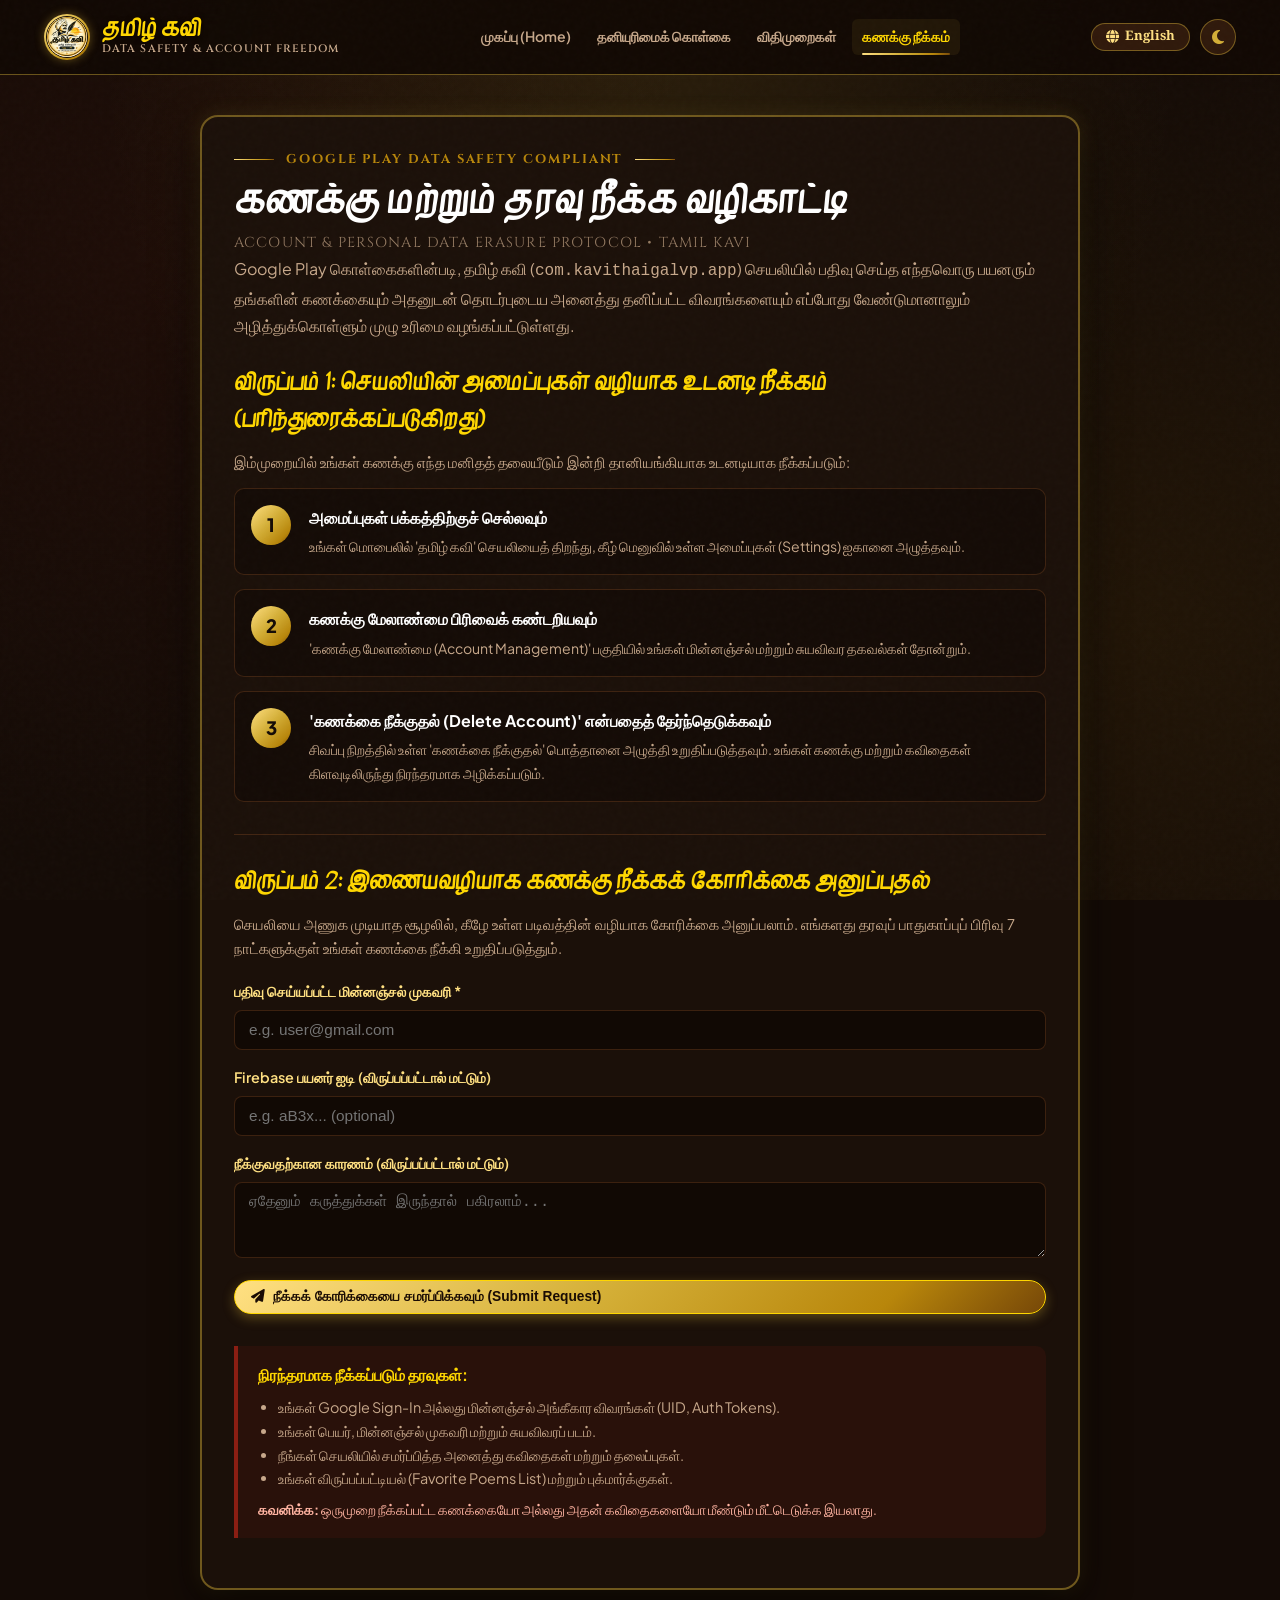
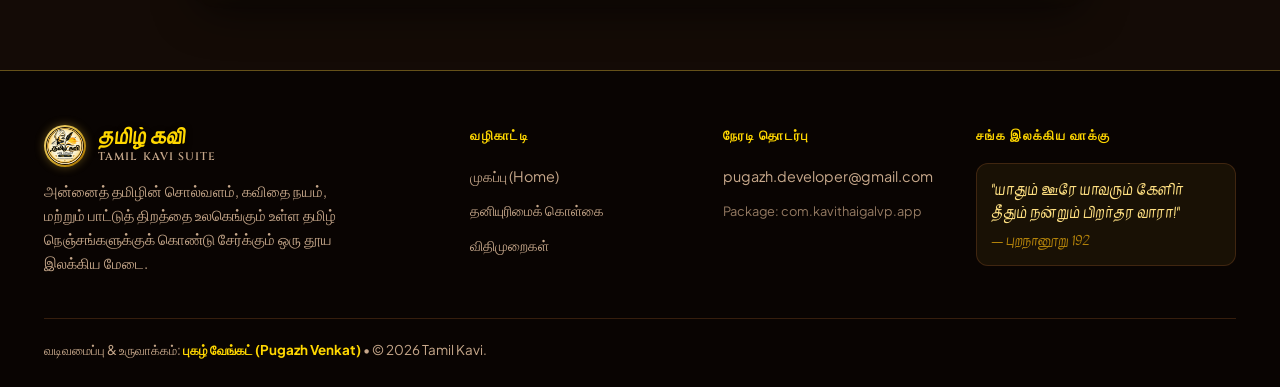
<file: delete-account.html>
<!DOCTYPE html>
<html lang="ta" data-theme="dark">
<head>
  <meta charset="UTF-8">
  <meta name="viewport" content="width=device-width, initial-scale=1.0">
  <title>கணக்கு & தரவு நீக்கம் (Account & Data Deletion) - தமிழ் கவி (Tamil Kavi)</title>
  <meta name="description" content="Official Account and Personal Data Deletion Portal for Tamil Kavi (com.kavithaigalvp.app). Compliant with Google Play Data Safety policy.">
  
  <link rel="icon" type="image/jpeg" href="./assets/images/app_logo.jpg">
  <link rel="apple-touch-icon" href="./assets/images/app_logo.jpg">

  <!-- Instant FOUC Prevention Script -->
  <script>
    (function(){
      var savedLang = localStorage.getItem('tamilkavi_lang') || 'ta';
      document.documentElement.setAttribute('lang', savedLang);
      var savedTheme = localStorage.getItem('tamilkavi_theme') || 'dark';
      document.documentElement.setAttribute('data-theme', savedTheme);
    })();
  </script>

  <!-- FontAwesome & Styles -->
  <link rel="stylesheet" href="https://cdnjs.cloudflare.com/ajax/libs/font-awesome/6.5.1/css/all.min.css">
  <link rel="stylesheet" href="./styles.css">
</head>
<body>

  <!-- Site Header -->
  <header class="site-header">
    <div class="container header-inner">
      <a href="./index.html" class="brand-link">
        <div class="brand-medallion">
          <img src="./assets/images/app_logo.jpg" alt="Tamil Kavi">
        </div>
        <div class="brand-meta">
          <span class="brand-title">
            <span class="lang-ta">தமிழ் கவி</span>
            <span class="lang-en">Tamil Kavi</span>
          </span>
          <span class="brand-subtitle">DATA SAFETY & ACCOUNT FREEDOM</span>
        </div>
      </a>

      <!-- Navigation Menu -->
      <ul class="nav-menu" id="navMenu">
        <li>
          <a href="./index.html" class="nav-link">
            <span class="lang-ta">முகப்பு (Home)</span>
            <span class="lang-en">Home</span>
          </a>
        </li>
        <li>
          <a href="./privacy-policy.html" class="nav-link">
            <span class="lang-ta">தனியுரிமைக் கொள்கை</span>
            <span class="lang-en">Privacy Policy</span>
          </a>
        </li>
        <li>
          <a href="./terms.html" class="nav-link">
            <span class="lang-ta">விதிமுறைகள்</span>
            <span class="lang-en">Terms of Service</span>
          </a>
        </li>
        <li>
          <a href="./delete-account.html" class="nav-link active">
            <span class="lang-ta">கணக்கு நீக்கம்</span>
            <span class="lang-en">Delete Account</span>
          </a>
        </li>
      </ul>

      <!-- Action Utilities -->
      <div class="header-actions">
        <button id="langToggle" class="lang-switch-btn" title="மொழி மாற்றம் / Switch Language">
          <i class="fas fa-globe"></i>
          <span id="langBtnText">English</span>
        </button>

        <button id="themeToggle" class="theme-toggle-btn" title="இருள் / ஒளி முறைமை">
          <i class="fas fa-moon"></i>
        </button>

        <button id="mobileNavToggle" class="mobile-nav-toggle" aria-label="Toggle navigation">
          <i class="fas fa-bars"></i>
        </button>
      </div>
    </div>
  </header>

  <!-- Main Content -->
  <main class="container section container-narrow" style="padding-top: 40px;">
    <div class="deletion-box">
      <div class="section-flourish" style="justify-content: flex-start; margin-bottom: 8px;">
        <span class="section-tag">GOOGLE PLAY DATA SAFETY COMPLIANT</span>
      </div>

      <h1 style="font-family: var(--font-kavivanar); font-size: 2.3rem; color: #ffffff; line-height: 1.2; margin-bottom: 6px;">
        <span class="lang-ta">கணக்கு மற்றும் தரவு நீக்க வழிகாட்டி</span>
        <span class="lang-en">Account & Data Deletion Portal</span>
      </h1>

      <span class="feature-subtitle-en" style="font-size: 0.9rem; margin-bottom: 20px;">
        ACCOUNT & PERSONAL DATA ERASURE PROTOCOL • TAMIL KAVI
      </span>

      <p style="font-size: 1rem; color: var(--text-muted); line-height: 1.7; margin-bottom: 24px;">
        <span class="lang-ta">
          Google Play கொள்கைகளின்படி, தமிழ் கவி (<code>com.kavithaigalvp.app</code>) செயலியில் பதிவு செய்த எந்தவொரு பயனரும் தங்களின் கணக்கையும் அதனுடன் தொடர்புடைய அனைத்து தனிப்பட்ட விவரங்களையும் எப்போது வேண்டுமானாலும் அழித்துக்கொள்ளும் முழு உரிமை வழங்கப்பட்டுள்ளது.
        </span>
        <span class="lang-en">
          In strict compliance with Google Play Data Safety policies, every registered user of Tamil Kavi (<code>com.kavithaigalvp.app</code>) maintains the fundamental right to request complete and permanent deletion of their account credentials and all associated personal data.
        </span>
      </p>

      <!-- Option 1: In-App Deletion -->
      <div style="margin-bottom: 32px;">
        <h3 style="font-family: var(--font-kavivanar); font-size: 1.4rem; color: var(--gold-light); margin-bottom: 12px;">
          <span class="lang-ta">விருப்பம் 1: செயலியின் அமைப்புகள் வழியாக உடனடி நீக்கம் (பரிந்துரைக்கப்படுகிறது)</span>
          <span class="lang-en">Method 1: Instant In-App Deletion (Recommended)</span>
        </h3>
        <p style="font-size: 0.92rem; color: var(--text-muted); margin-bottom: 14px;">
          <span class="lang-ta">இம்முறையில் உங்கள் கணக்கு எந்த மனிதத் தலையீடும் இன்றி தானியங்கியாக உடனடியாக நீக்கப்படும்:</span>
          <span class="lang-en">This automated procedure permanently deletes your account and cloud records immediately without human delay:</span>
        </p>

        <div class="step-card">
          <div class="step-number">1</div>
          <div>
            <h4 style="color: #ffffff; margin-bottom: 4px;">
              <span class="lang-ta">அமைப்புகள் பக்கத்திற்குச் செல்லவும்</span>
              <span class="lang-en">Open App Settings</span>
            </h4>
            <p style="font-size: 0.88rem; color: var(--text-muted);">
              <span class="lang-ta">உங்கள் மொபைலில் 'தமிழ் கவி' செயலியைத் திறந்து, கீழ் மெனுவில் உள்ள அமைப்புகள் (Settings) ஐகானை அழுத்தவும்.</span>
              <span class="lang-en">Launch the Tamil Kavi app on your Android device and tap the Settings icon in the bottom navigation bar.</span>
            </p>
          </div>
        </div>

        <div class="step-card">
          <div class="step-number">2</div>
          <div>
            <h4 style="color: #ffffff; margin-bottom: 4px;">
              <span class="lang-ta">கணக்கு மேலாண்மை பிரிவைக் கண்டறியவும்</span>
              <span class="lang-en">Locate Account Management</span>
            </h4>
            <p style="font-size: 0.88rem; color: var(--text-muted);">
              <span class="lang-ta">'கணக்கு மேலாண்மை (Account Management)' பகுதியில் உங்கள் மின்னஞ்சல் மற்றும் சுயவிவர தகவல்கள் தோன்றும்.</span>
              <span class="lang-en">Scroll to the 'Account Management' section where your registered email and profile details are displayed.</span>
            </p>
          </div>
        </div>

        <div class="step-card">
          <div class="step-number">3</div>
          <div>
            <h4 style="color: #ffffff; margin-bottom: 4px;">
              <span class="lang-ta">'கணக்கை நீக்குதல் (Delete Account)' என்பதைத் தேர்ந்தெடுக்கவும்</span>
              <span class="lang-en">Tap Delete Account & Confirm</span>
            </h4>
            <p style="font-size: 0.88rem; color: var(--text-muted);">
              <span class="lang-ta">சிவப்பு நிறத்தில் உள்ள 'கணக்கை நீக்குதல்' பொத்தானை அழுத்தி உறுதிப்படுத்தவும். உங்கள் கணக்கு மற்றும் கவிதைகள் கிளவுடிலிருந்து நிரந்தரமாக அழிக்கப்படும்.</span>
              <span class="lang-en">Tap the red 'Delete Account' button and confirm. Your Firebase authentication profile and published verses will be instantly wiped from Cloud Firestore.</span>
            </p>
          </div>
        </div>
      </div>

      <!-- Option 2: Web Deletion Request -->
      <div style="border-top: 1px solid var(--border-subtle); padding-top: 28px;">
        <h3 style="font-family: var(--font-kavivanar); font-size: 1.4rem; color: var(--gold-light); margin-bottom: 12px;">
          <span class="lang-ta">விருப்பம் 2: இணையவழியாக கணக்கு நீக்கக் கோரிக்கை அனுப்புதல்</span>
          <span class="lang-en">Method 2: Submit Web Account Deletion Request</span>
        </h3>
        <p style="font-size: 0.92rem; color: var(--text-muted); margin-bottom: 18px;">
          <span class="lang-ta">செயலியை அணுக முடியாத சூழலில், கீழே உள்ள படிவத்தின் வழியாக கோரிக்கை அனுப்பலாம். எங்களது தரவுப் பாதுகாப்புப் பிரிவு 7 நாட்களுக்குள் உங்கள் கணக்கை நீக்கி உறுதிப்படுத்தும்.</span>
          <span class="lang-en">If you no longer have access to the app or device, fill out the form below. Our data protection team will verify and permanently delete your account within 7 calendar days.</span>
        </p>

        <form id="accountDeletionForm" class="deletion-form">
          <div class="form-group">
            <label class="form-label" for="delEmail">
              <span class="lang-ta">பதிவு செய்யப்பட்ட மின்னஞ்சல் முகவரி *</span>
              <span class="lang-en">Registered Account Email *</span>
            </label>
            <input type="email" id="delEmail" class="form-input" placeholder="e.g. user@gmail.com" required>
          </div>

          <div class="form-group">
            <label class="form-label" for="delUid">
              <span class="lang-ta">Firebase பயனர் ஐடி (விருப்பப்பட்டால் மட்டும்)</span>
              <span class="lang-en">Firebase User UID (Optional if known)</span>
            </label>
            <input type="text" id="delUid" class="form-input" placeholder="e.g. aB3x... (optional)">
          </div>

          <div class="form-group">
            <label class="form-label" for="delReason">
              <span class="lang-ta">நீக்குவதற்கான காரணம் (விருப்பப்பட்டால் மட்டும்)</span>
              <span class="lang-en">Reason for Deletion (Optional feedback)</span>
            </label>
            <textarea id="delReason" class="form-textarea" rows="3" placeholder="Any feedback..."></textarea>
          </div>

          <button type="submit" class="btn-cta" style="margin-top: 6px;">
            <i class="fas fa-paper-plane"></i>
            <span class="lang-ta">நீக்கக் கோரிக்கையை சமர்ப்பிக்கவும் (Submit Request)</span>
            <span class="lang-en">Submit Account Deletion Request</span>
          </button>
        </form>

        <div id="deletionStatusMsg" style="display: none;"></div>
      </div>

      <!-- Notice of Data Erased -->
      <div class="notice-box danger" style="margin-top: 32px;">
        <h5>
          <span class="lang-ta">நிரந்தரமாக நீக்கப்படும் தரவுகள்:</span>
          <span class="lang-en">Personal Data Subject to Permanent Erasure:</span>
        </h5>
        <ul style="padding-left: 20px; font-size: 0.9rem; color: var(--text-muted); margin-top: 8px;">
          <li>
            <span class="lang-ta">உங்கள் Google Sign-In அல்லது மின்னஞ்சல் அங்கீகார விவரங்கள் (UID, Auth Tokens).</span>
            <span class="lang-en">Your Google Sign-In and Firebase Authentication credentials (UID, tokens).</span>
          </li>
          <li>
            <span class="lang-ta">உங்கள் பெயர், மின்னஞ்சல் முகவரி மற்றும் சுயவிவரப் படம்.</span>
            <span class="lang-en">Your display name, email address, and profile avatar link.</span>
          </li>
          <li>
            <span class="lang-ta">நீங்கள் செயலியில் சமர்ப்பித்த அனைத்து கவிதைகள் மற்றும் தலைப்புகள்.</span>
            <span class="lang-en">All poetry verses, titles, and category contributions authored by you.</span>
          </li>
          <li>
            <span class="lang-ta">உங்கள் விருப்பப்பட்டியல் (Favorite Poems List) மற்றும் புக்மார்க்குகள்.</span>
            <span class="lang-en">Your personalized favorite poem bookmarks and likes history.</span>
          </li>
        </ul>
        <p style="margin-top: 8px; font-size: 0.85rem; color: #ffb4a2;">
          <span class="lang-ta"><strong>கவனிக்க:</strong> ஒருமுறை நீக்கப்பட்ட கணக்கையோ அல்லது அதன் கவிதைகளையோ மீண்டும் மீட்டெடுக்க இயலாது.</span>
          <span class="lang-en"><strong>Notice:</strong> Account deletion is permanent and irreversible. Erased records cannot be recovered.</span>
        </p>
      </div>
    </div>
  </main>

  <!-- Footer -->
  <footer class="site-footer">
    <div class="container">
      <div class="footer-top">
        <div class="footer-brand">
          <a href="./index.html" class="brand-link">
            <div class="brand-medallion" style="width: 42px; height: 42px;">
              <img src="./assets/images/app_logo.jpg" alt="Tamil Kavi">
            </div>
            <div class="brand-meta">
              <span class="brand-title" style="font-size: 1.25rem;">
                <span class="lang-ta">தமிழ் கவி</span>
                <span class="lang-en">Tamil Kavi</span>
              </span>
              <span class="brand-subtitle">TAMIL KAVI SUITE</span>
            </div>
          </a>
          <p>
            <span class="lang-ta">
              அன்னைத் தமிழின் சொல்வளம், கவிதை நயம், மற்றும் பாட்டுத் திறத்தை உலகெங்கும் உள்ள தமிழ் நெஞ்சங்களுக்குக் கொண்டு சேர்க்கும் ஒரு தூய இலக்கிய மேடை.
            </span>
            <span class="lang-en">
              A dedicated literary sanctuary celebrating classical and contemporary Tamil poetry for readers and creators worldwide.
            </span>
          </p>
        </div>

        <div>
          <h4 class="footer-heading">
            <span class="lang-ta">வழிகாட்டி</span>
            <span class="lang-en">Navigation</span>
          </h4>
          <ul class="footer-links">
            <li><a href="./index.html#home"><span class="lang-ta">முகப்பு (Home)</span><span class="lang-en">Home</span></a></li>
            <li><a href="./privacy-policy.html"><span class="lang-ta">தனியுரிமைக் கொள்கை</span><span class="lang-en">Privacy Policy</span></a></li>
            <li><a href="./terms.html"><span class="lang-ta">விதிமுறைகள்</span><span class="lang-en">Terms of Service</span></a></li>
          </ul>
        </div>

        <div>
          <h4 class="footer-heading">
            <span class="lang-ta">நேரடி தொடர்பு</span>
            <span class="lang-en">Direct Contact</span>
          </h4>
          <ul class="footer-links">
            <li><a href="mailto:pugazh.developer@gmail.com">pugazh.developer@gmail.com</a></li>
            <li><span style="color: var(--text-dim); font-size: 0.8rem;">Package: com.kavithaigalvp.app</span></li>
          </ul>
        </div>

        <div>
          <h4 class="footer-heading">
            <span class="lang-ta">சங்க இலக்கிய வாக்கு</span>
            <span class="lang-en">Classical Verse</span>
          </h4>
          <div class="footer-quote">
            <span class="lang-ta">
              "யாதும் ஊரே யாவரும் கேளிர்<br>
              தீதும் நன்றும் பிறர்தர வாரா!"<br>
              <span style="font-size: 0.8rem; color: var(--gold-dark); display: block; margin-top: 6px;">— புறநானூறு 192</span>
            </span>
            <span class="lang-en">
              "To us all towns are one, all humans our kin;<br>
              Good and evil do not come from others!"<br>
              <span style="font-size: 0.8rem; color: var(--gold-dark); display: block; margin-top: 6px;">— Purananuru 192</span>
            </span>
          </div>
        </div>
      </div>

      <div class="footer-bottom">
        <div class="footer-credits">
          <span class="lang-ta">வடிவமைப்பு & உருவாக்கம்: <strong>புகழ் வேங்கட் (Pugazh Venkat)</strong> • &copy; 2026 Tamil Kavi.</span>
          <span class="lang-en">Designed & Developed by <strong>Pugazh Venkat</strong> • &copy; 2026 Tamil Kavi.</span>
        </div>
      </div>
    </div>
  </footer>

  <script src="./script.js"></script>
</body>
</html>
</file>
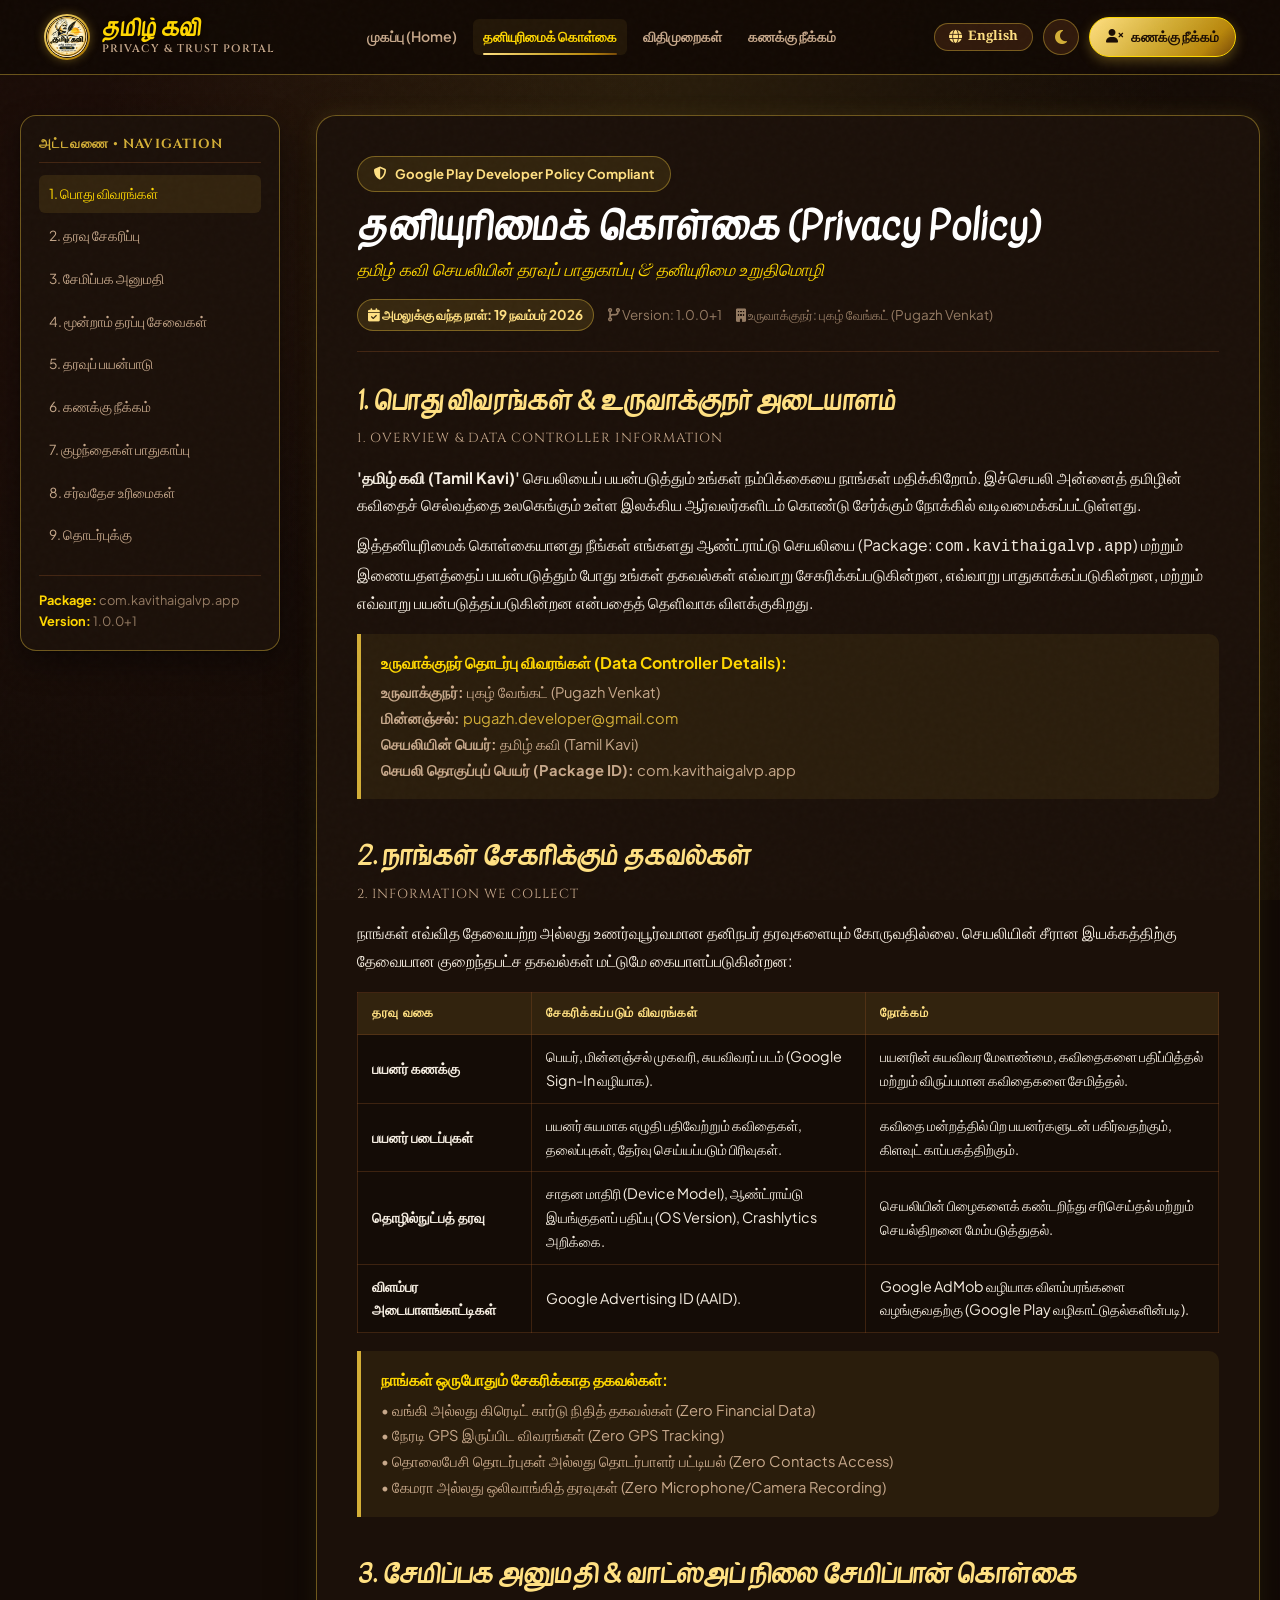
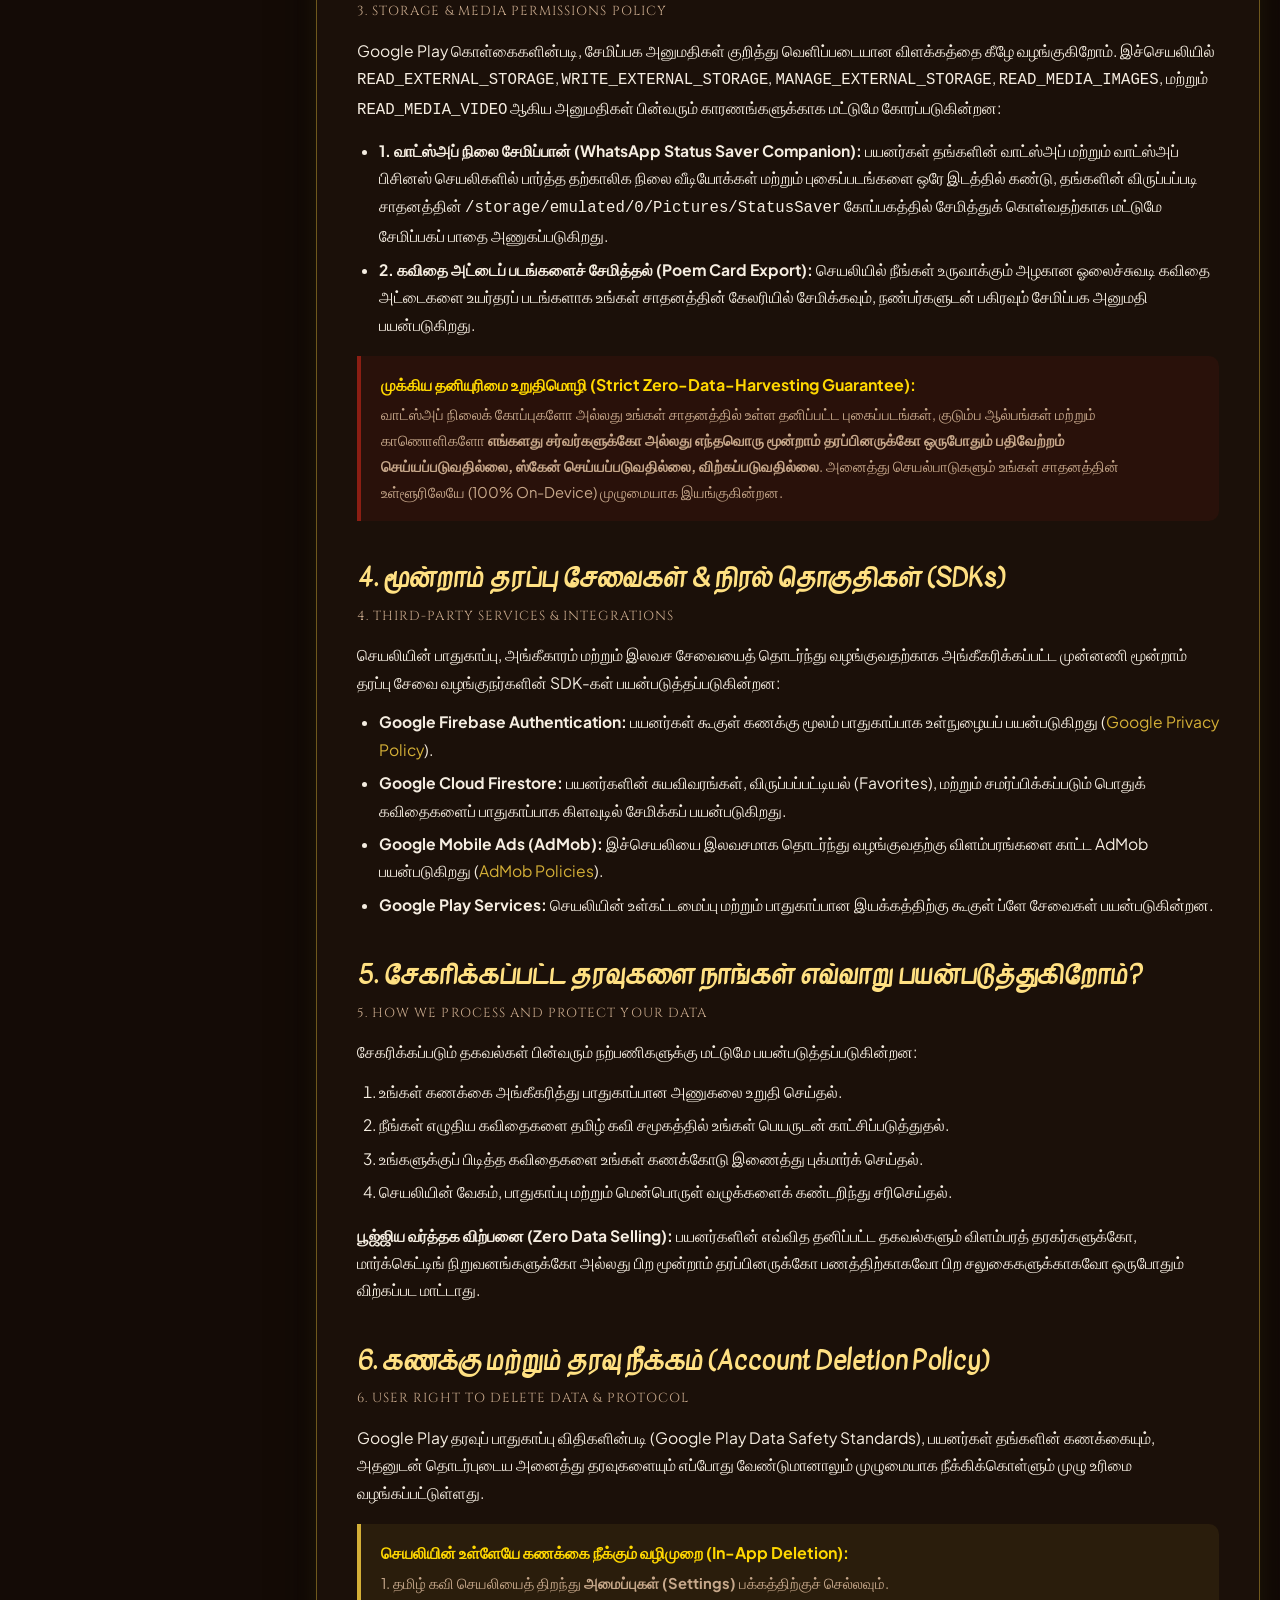
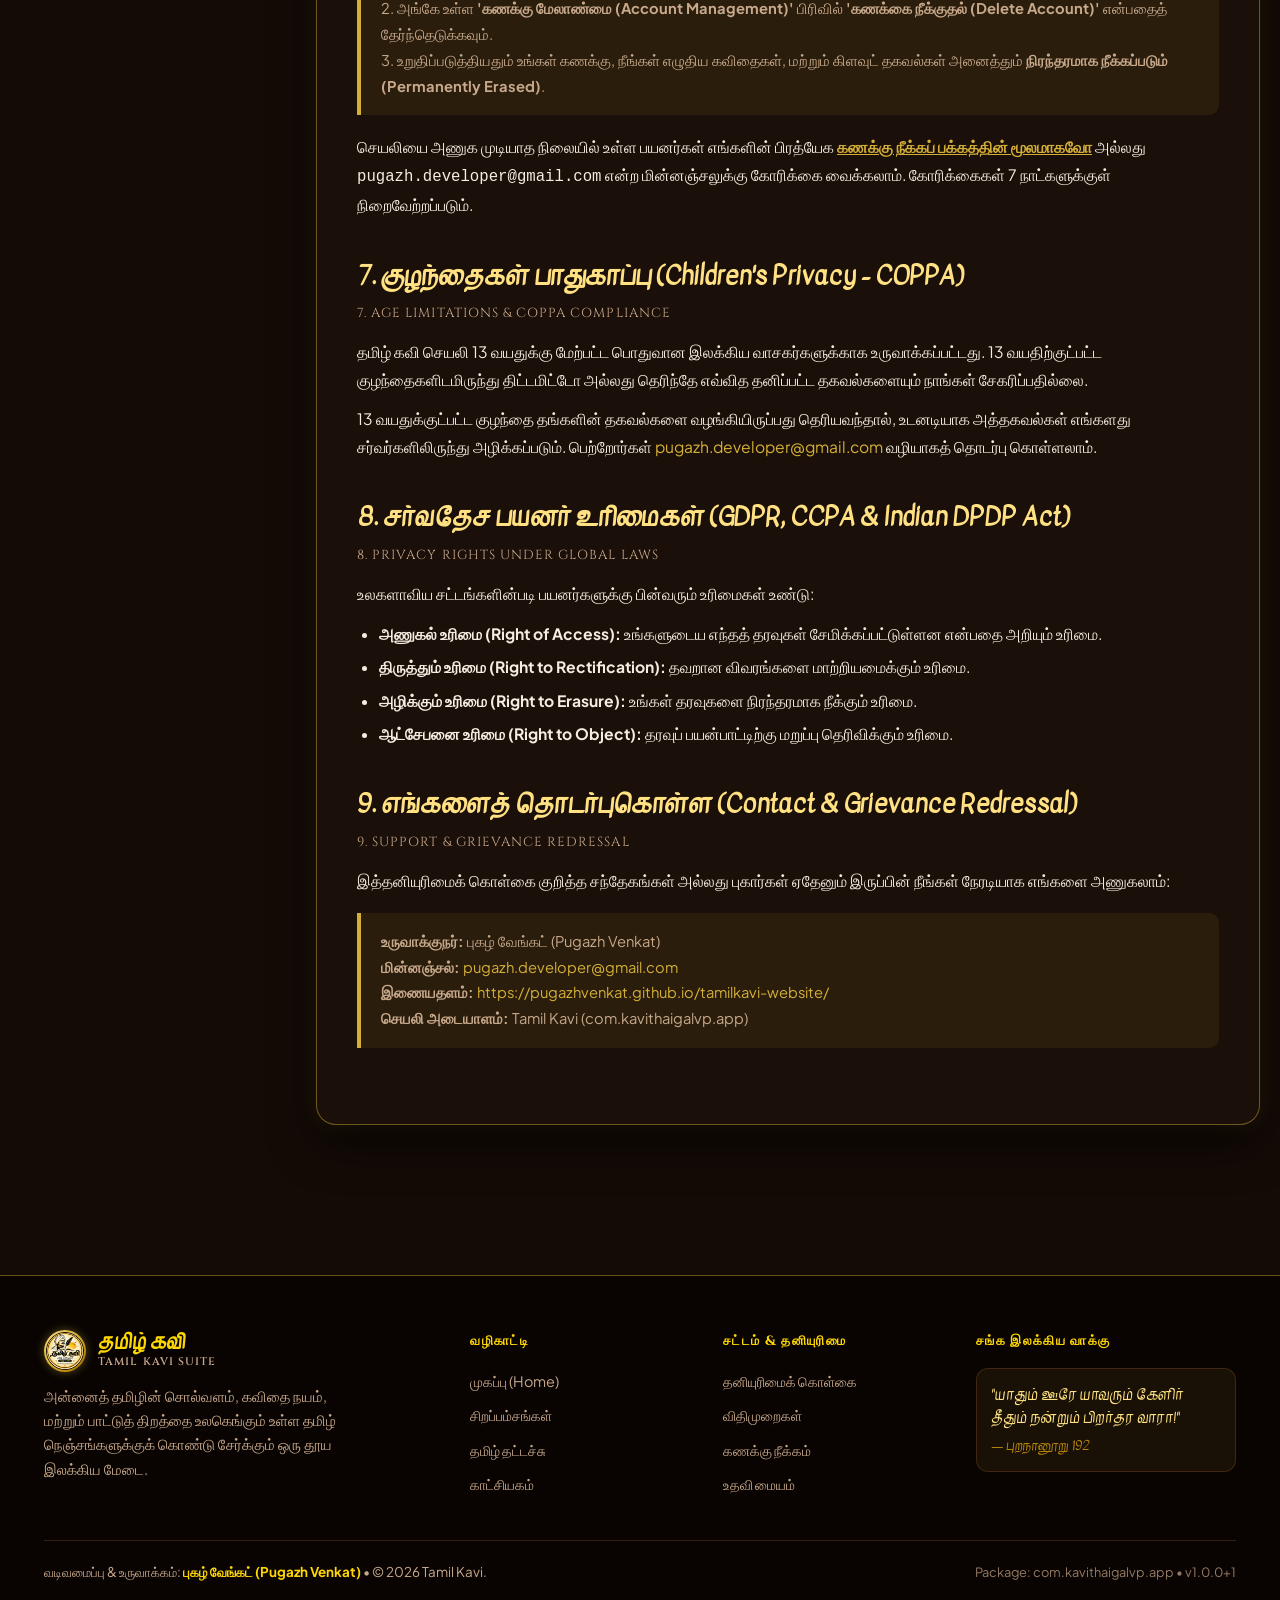
<file: privacy-policy.html>
<!DOCTYPE html>
<html lang="ta" data-theme="dark">
<head>
  <meta charset="UTF-8">
  <meta name="viewport" content="width=device-width, initial-scale=1.0">
  <title>தனியுரிமைக் கொள்கை (Privacy Policy) - தமிழ் கவி (Tamil Kavi)</title>
  <meta name="description" content="Official Privacy Policy for Tamil Kavi (com.kavithaigalvp.app). Compliant with Google Play Developer Policies, Firebase, AdMob, and WhatsApp Status Saver permissions.">
  
  <link rel="icon" type="image/jpeg" href="./assets/images/app_logo.jpg">
  <link rel="apple-touch-icon" href="./assets/images/app_logo.jpg">

  <!-- Instant FOUC Prevention Script -->
  <script>
    (function(){
      var savedLang = localStorage.getItem('tamilkavi_lang') || 'ta';
      document.documentElement.setAttribute('lang', savedLang);
      var savedTheme = localStorage.getItem('tamilkavi_theme') || 'dark';
      document.documentElement.setAttribute('data-theme', savedTheme);
    })();
  </script>

  <!-- FontAwesome & Styles -->
  <link rel="stylesheet" href="https://cdnjs.cloudflare.com/ajax/libs/font-awesome/6.5.1/css/all.min.css">
  <link rel="stylesheet" href="./styles.css">
</head>
<body>

  <!-- Site Header -->
  <header class="site-header">
    <div class="container header-inner">
      <a href="./index.html" class="brand-link">
        <div class="brand-medallion">
          <img src="./assets/images/app_logo.jpg" alt="Tamil Kavi">
        </div>
        <div class="brand-meta">
          <span class="brand-title">
            <span class="lang-ta">தமிழ் கவி</span>
            <span class="lang-en">Tamil Kavi</span>
          </span>
          <span class="brand-subtitle">
            <span class="lang-ta">PRIVACY & TRUST PORTAL</span>
            <span class="lang-en">PRIVACY & TRUST PORTAL</span>
          </span>
        </div>
      </a>

      <!-- Navigation Menu -->
      <ul class="nav-menu" id="navMenu">
        <li>
          <a href="./index.html" class="nav-link">
            <span class="lang-ta">முகப்பு (Home)</span>
            <span class="lang-en">Home</span>
          </a>
        </li>
        <li>
          <a href="./privacy-policy.html" class="nav-link active">
            <span class="lang-ta">தனியுரிமைக் கொள்கை</span>
            <span class="lang-en">Privacy Policy</span>
          </a>
        </li>
        <li>
          <a href="./terms.html" class="nav-link">
            <span class="lang-ta">விதிமுறைகள்</span>
            <span class="lang-en">Terms of Service</span>
          </a>
        </li>
        <li>
          <a href="./delete-account.html" class="nav-link">
            <span class="lang-ta">கணக்கு நீக்கம்</span>
            <span class="lang-en">Delete Account</span>
          </a>
        </li>
        <!-- Mobile Drawer CTA -->
        <li style="width: 100%;">
          <a href="./delete-account.html" class="btn-cta nav-mobile-cta">
            <i class="fas fa-user-xmark"></i>
            <span class="lang-ta">கணக்கு நீக்கம்</span>
            <span class="lang-en">Delete Account</span>
          </a>
        </li>
      </ul>

      <!-- Action Utilities -->
      <div class="header-actions">
        <button id="langToggle" class="lang-switch-btn" title="மொழி மாற்றம் / Switch Language">
          <i class="fas fa-globe"></i>
          <span id="langBtnText">English</span>
        </button>

        <button id="themeToggle" class="theme-toggle-btn" title="இருள் / ஒளி முறைமை">
          <i class="fas fa-moon"></i>
        </button>

        <a href="./delete-account.html" class="btn-cta">
          <i class="fas fa-user-xmark"></i>
          <span class="lang-ta">கணக்கு நீக்கம்</span>
          <span class="lang-en">Delete Account</span>
        </a>

        <button id="mobileNavToggle" class="mobile-nav-toggle" aria-label="Toggle navigation">
          <i class="fas fa-bars"></i>
        </button>
      </div>
    </div>
  </header>

  <!-- Main Legal Container -->
  <main class="container section" style="padding-top: 40px;">
    <div class="legal-layout">
      <!-- Sticky Sidebar -->
      <aside class="legal-sidebar">
        <h4 class="legal-sidebar-title">
          <span class="lang-ta">அட்டவணை • NAVIGATION</span>
          <span class="lang-en">CONTENTS • NAVIGATION</span>
        </h4>
        <ul class="legal-nav-list">
          <li>
            <a href="#overview" class="legal-nav-link active">
              <span class="lang-ta">1. பொது விவரங்கள்</span>
              <span class="lang-en">1. Overview & Identity</span>
            </a>
          </li>
          <li>
            <a href="#data-collection" class="legal-nav-link">
              <span class="lang-ta">2. தரவு சேகரிப்பு</span>
              <span class="lang-en">2. Data Collection</span>
            </a>
          </li>
          <li>
            <a href="#permissions" class="legal-nav-link">
              <span class="lang-ta">3. சேமிப்பக அனுமதி</span>
              <span class="lang-en">3. Storage & Media Policy</span>
            </a>
          </li>
          <li>
            <a href="#third-parties" class="legal-nav-link">
              <span class="lang-ta">4. மூன்றாம் தரப்பு சேவைகள்</span>
              <span class="lang-en">4. Third-Party Services</span>
            </a>
          </li>
          <li>
            <a href="#data-usage" class="legal-nav-link">
              <span class="lang-ta">5. தரவுப் பயன்பாடு</span>
              <span class="lang-en">5. How We Use Data</span>
            </a>
          </li>
          <li>
            <a href="#deletion" class="legal-nav-link">
              <span class="lang-ta">6. கணக்கு நீக்கம்</span>
              <span class="lang-en">6. Account Deletion Rights</span>
            </a>
          </li>
          <li>
            <a href="#children" class="legal-nav-link">
              <span class="lang-ta">7. குழந்தைகள் பாதுகாப்பு</span>
              <span class="lang-en">7. Children's Privacy</span>
            </a>
          </li>
          <li>
            <a href="#user-rights" class="legal-nav-link">
              <span class="lang-ta">8. சர்வதேச உரிமைகள்</span>
              <span class="lang-en">8. Global Privacy Rights</span>
            </a>
          </li>
          <li>
            <a href="#contact" class="legal-nav-link">
              <span class="lang-ta">9. தொடர்புக்கு</span>
              <span class="lang-en">9. Contact & Support</span>
            </a>
          </li>
        </ul>

        <div style="margin-top: 20px; padding-top: 14px; border-top: 1px solid var(--border-subtle); font-size: 0.8rem; color: var(--text-dim);">
          <p><strong style="color: var(--gold-light);">Package:</strong> com.kavithaigalvp.app</p>
          <p><strong style="color: var(--gold-light);">Version:</strong> 1.0.0+1</p>
        </div>
      </aside>

      <!-- Legal Content Card -->
      <article class="legal-content-card">
        <!-- Header -->
        <header class="legal-header">
          <div class="hero-badge" style="margin-bottom: 12px;">
            <i class="fas fa-shield-alt"></i>
            <span>Google Play Developer Policy Compliant</span>
          </div>

          <h1 style="font-family: var(--font-kavivanar); font-size: 2.4rem; color: #ffffff; line-height: 1.2;">
            <span class="lang-ta">தனியுரிமைக் கொள்கை (Privacy Policy)</span>
            <span class="lang-en">Privacy Policy</span>
          </h1>
          <p class="hero-tagline" style="font-size: 1.1rem; margin-top: 4px;">
            <span class="lang-ta">தமிழ் கவி செயலியின் தரவுப் பாதுகாப்பு & தனியுரிமை உறுதிமொழி</span>
            <span class="lang-en">Official Data Safety, Privacy & User Protection Declaration for Tamil Kavi</span>
          </p>

          <div class="legal-meta-row">
            <span class="legal-badge">
              <i class="fas fa-calendar-check"></i>
              <span class="lang-ta">அமலுக்கு வந்த நாள்: 19 நவம்பர் 2026</span>
              <span class="lang-en">Effective Date: November 19, 2026</span>
            </span>
            <span><i class="fas fa-code-branch"></i> Version: 1.0.0+1</span>
            <span>
              <i class="fas fa-building"></i>
              <span class="lang-ta">உருவாக்குநர்: புகழ் வேங்கட் (Pugazh Venkat)</span>
              <span class="lang-en">Developer: Pugazh Venkat</span>
            </span>
          </div>
        </header>

        <!-- ==================== Section 1 ==================== -->
        <section class="legal-section" id="overview">
          <!-- Tamil -->
          <div class="lang-ta">
            <h2>1. பொது விவரங்கள் & உருவாக்குநர் அடையாளம்</h2>
            <span class="en-subtitle">1. OVERVIEW & DATA CONTROLLER INFORMATION</span>
            <p>
              <strong>'தமிழ் கவி (Tamil Kavi)'</strong> செயலியைப் பயன்படுத்தும் உங்கள் நம்பிக்கையை நாங்கள் மதிக்கிறோம். இச்செயலி அன்னைத் தமிழின் கவிதைச் செல்வத்தை உலகெங்கும் உள்ள இலக்கிய ஆர்வலர்களிடம் கொண்டு சேர்க்கும் நோக்கில் வடிவமைக்கப்பட்டுள்ளது.
            </p>
            <p>
              இத்தனியுரிமைக் கொள்கையானது நீங்கள் எங்களது ஆண்ட்ராய்டு செயலியை (Package: <code>com.kavithaigalvp.app</code>) மற்றும் இணையதளத்தைப் பயன்படுத்தும் போது உங்கள் தகவல்கள் எவ்வாறு சேகரிக்கப்படுகின்றன, எவ்வாறு பாதுகாக்கப்படுகின்றன, மற்றும் எவ்வாறு பயன்படுத்தப்படுகின்றன என்பதைத் தெளிவாக விளக்குகிறது.
            </p>
            <div class="notice-box">
              <h5>உருவாக்குநர் தொடர்பு விவரங்கள் (Data Controller Details):</h5>
              <p><strong>உருவாக்குநர்:</strong> புகழ் வேங்கட் (Pugazh Venkat)</p>
              <p><strong>மின்னஞ்சல்:</strong> <a href="mailto:pugazh.developer@gmail.com">pugazh.developer@gmail.com</a></p>
              <p><strong>செயலியின் பெயர்:</strong> தமிழ் கவி (Tamil Kavi)</p>
              <p><strong>செயலி தொகுப்புப் பெயர் (Package ID):</strong> com.kavithaigalvp.app</p>
            </div>
          </div>

          <!-- English -->
          <div class="lang-en">
            <h2>1. Overview & Data Controller Information</h2>
            <span class="en-subtitle">1. OVERVIEW & DEVELOPER IDENTITY</span>
            <p>
              Welcome to <strong>Tamil Kavi ("the App", "we", "us", or "our")</strong>, an authentic mobile literary platform developed by <strong>Pugazh Venkat</strong> to celebrate, write, read, and share Tamil poetry globally.
            </p>
            <p>
              This Privacy Policy explains how we collect, use, disclose, and safeguard your personal information when you use our Android application (Package Name: <code>com.kavithaigalvp.app</code>) and related website services. We are firmly committed to user privacy and full compliance with the Google Play Developer Content Policy and international data privacy laws.
            </p>
            <div class="notice-box">
              <h5>Data Controller Contact Details:</h5>
              <p><strong>Developer / Data Controller:</strong> Pugazh Venkat</p>
              <p><strong>Official Support Email:</strong> <a href="mailto:pugazh.developer@gmail.com">pugazh.developer@gmail.com</a></p>
              <p><strong>Application Title:</strong> Tamil Kavi (தமிழ் கவி)</p>
              <p><strong>Android Application ID:</strong> com.kavithaigalvp.app</p>
            </div>
          </div>
        </section>

        <!-- ==================== Section 2 ==================== -->
        <section class="legal-section" id="data-collection">
          <!-- Tamil -->
          <div class="lang-ta">
            <h2>2. நாங்கள் சேகரிக்கும் தகவல்கள்</h2>
            <span class="en-subtitle">2. INFORMATION WE COLLECT</span>
            <p>நாங்கள் எவ்வித தேவையற்ற அல்லது உணர்வுபூர்வமான தனிநபர் தரவுகளையும் கோருவதில்லை. செயலியின் சீரான இயக்கத்திற்கு தேவையான குறைந்தபட்ச தகவல்கள் மட்டுமே கையாளப்படுகின்றன:</p>
            
            <table class="legal-table">
              <thead>
                <tr>
                  <th>தரவு வகை</th>
                  <th>சேகரிக்கப்படும் விவரங்கள்</th>
                  <th>நோக்கம்</th>
                </tr>
              </thead>
              <tbody>
                <tr>
                  <td><strong>பயனர் கணக்கு</strong></td>
                  <td>பெயர், மின்னஞ்சல் முகவரி, சுயவிவரப் படம் (Google Sign-In வழியாக).</td>
                  <td>பயனரின் சுயவிவர மேலாண்மை, கவிதைகளை பதிப்பித்தல் மற்றும் விருப்பமான கவிதைகளை சேமித்தல்.</td>
                </tr>
                <tr>
                  <td><strong>பயனர் படைப்புகள்</strong></td>
                  <td>பயனர் சுயமாக எழுதி பதிவேற்றும் கவிதைகள், தலைப்புகள், தேர்வு செய்யப்படும் பிரிவுகள்.</td>
                  <td>கவிதை மன்றத்தில் பிற பயனர்களுடன் பகிர்வதற்கும், கிளவுட் காப்பகத்திற்கும்.</td>
                </tr>
                <tr>
                  <td><strong>தொழில்நுட்பத் தரவு</strong></td>
                  <td>சாதன மாதிரி (Device Model), ஆண்ட்ராய்டு இயங்குதளப் பதிப்பு (OS Version), Crashlytics அறிக்கை.</td>
                  <td>செயலியின் பிழைகளைக் கண்டறிந்து சரிசெய்தல் மற்றும் செயல்திறனை மேம்படுத்துதல்.</td>
                </tr>
                <tr>
                  <td><strong>விளம்பர அடையாளங்காட்டிகள்</strong></td>
                  <td>Google Advertising ID (AAID).</td>
                  <td>Google AdMob வழியாக விளம்பரங்களை வழங்குவதற்கு (Google Play வழிகாட்டுதல்களின்படி).</td>
                </tr>
              </tbody>
            </table>

            <div class="notice-box">
              <h5>நாங்கள் ஒருபோதும் சேகரிக்காத தகவல்கள்:</h5>
              <p>• வங்கி அல்லது கிரெடிட் கார்டு நிதித் தகவல்கள் (Zero Financial Data)</p>
              <p>• நேரடி GPS இருப்பிட விவரங்கள் (Zero GPS Tracking)</p>
              <p>• தொலைபேசி தொடர்புகள் அல்லது தொடர்பாளர் பட்டியல் (Zero Contacts Access)</p>
              <p>• கேமரா அல்லது ஒலிவாங்கித் தரவுகள் (Zero Microphone/Camera Recording)</p>
            </div>
          </div>

          <!-- English -->
          <div class="lang-en">
            <h2>2. Information We Collect</h2>
            <span class="en-subtitle">2. CATEGORIES OF DATA PROCESSED</span>
            <p>We believe in strict data minimization. We only collect the minimal information necessary to deliver our literary and companion tools:</p>

            <table class="legal-table">
              <thead>
                <tr>
                  <th>Data Category</th>
                  <th>Data Elements Collected</th>
                  <th>Legitimate Operational Purpose</th>
                </tr>
              </thead>
              <tbody>
                <tr>
                  <td><strong>User Account Credentials</strong></td>
                  <td>Name, email address, profile picture (via Google Sign-In or Firebase Authentication).</td>
                  <td>User authentication, profile management, and syncing your submitted verses across devices.</td>
                </tr>
                <tr>
                  <td><strong>User-Generated Content</strong></td>
                  <td>Poetry verses, titles, category tags, and favorite bookmarks submitted by you.</td>
                  <td>Displaying your creative works in the community and maintaining your public author profile.</td>
                </tr>
                <tr>
                  <td><strong>Technical & Diagnostic Data</strong></td>
                  <td>Device model, Android OS version, crash logs, and performance metrics via Firebase.</td>
                  <td>Troubleshooting software bugs, preventing crashes, and optimizing app responsiveness.</td>
                </tr>
                <tr>
                  <td><strong>Advertising Identifiers</strong></td>
                  <td>Google Advertising ID (AAID) and device ad tokens.</td>
                  <td>Delivering non-intrusive banner, interstitial, and rewarded ads via Google AdMob.</td>
                </tr>
              </tbody>
            </table>

            <div class="notice-box">
              <h5>What We NEVER Collect or Store:</h5>
              <p>• Financial, banking, or credit card information (Tamil Kavi is 100% free to use)</p>
              <p>• Precise GPS location data (we never track your geographical movements)</p>
              <p>• Phone address book contacts or communication logs</p>
              <p>• Camera or microphone hardware access</p>
            </div>
          </div>
        </section>

        <!-- ==================== Section 3 ==================== -->
        <section class="legal-section" id="permissions">
          <!-- Tamil -->
          <div class="lang-ta">
            <h2>3. சேமிப்பக அனுமதி & வாட்ஸ்அப் நிலை சேமிப்பான் கொள்கை</h2>
            <span class="en-subtitle">3. STORAGE & MEDIA PERMISSIONS POLICY</span>
            <p>
              Google Play கொள்கைகளின்படி, சேமிப்பக அனுமதிகள் குறித்து வெளிப்படையான விளக்கத்தை கீழே வழங்குகிறோம். இச்செயலியில் <code>READ_EXTERNAL_STORAGE</code>, <code>WRITE_EXTERNAL_STORAGE</code>, <code>MANAGE_EXTERNAL_STORAGE</code>, <code>READ_MEDIA_IMAGES</code>, மற்றும் <code>READ_MEDIA_VIDEO</code> ஆகிய அனுமதிகள் பின்வரும் காரணங்களுக்காக மட்டுமே கோரப்படுகின்றன:
            </p>
            <ul>
              <li>
                <strong>1. வாட்ஸ்அப் நிலை சேமிப்பான் (WhatsApp Status Saver Companion):</strong> பயனர்கள் தங்களின் வாட்ஸ்அப் மற்றும் வாட்ஸ்அப் பிசினஸ் செயலிகளில் பார்த்த தற்காலிக நிலை வீடியோக்கள் மற்றும் புகைப்படங்களை ஒரே இடத்தில் கண்டு, தங்களின் விருப்பப்படி சாதனத்தின் <code>/storage/emulated/0/Pictures/StatusSaver</code> கோப்பகத்தில் சேமித்துக் கொள்வதற்காக மட்டுமே சேமிப்பகப் பாதை அணுகப்படுகிறது.
              </li>
              <li>
                <strong>2. கவிதை அட்டைப் படங்களைச் சேமித்தல் (Poem Card Export):</strong> செயலியில் நீங்கள் உருவாக்கும் அழகான ஓலைச்சுவடி கவிதை அட்டைகளை உயர்தரப் படங்களாக உங்கள் சாதனத்தின் கேலரியில் சேமிக்கவும், நண்பர்களுடன் பகிரவும் சேமிப்பக அனுமதி பயன்படுகிறது.
              </li>
            </ul>

            <div class="notice-box danger">
              <h5>முக்கிய தனியுரிமை உறுதிமொழி (Strict Zero-Data-Harvesting Guarantee):</h5>
              <p>
                வாட்ஸ்அப் நிலைக் கோப்புகளோ அல்லது உங்கள் சாதனத்தில் உள்ள தனிப்பட்ட புகைப்படங்கள், குடும்ப ஆல்பங்கள் மற்றும் காணொளிகளோ <strong>எங்களது சர்வர்களுக்கோ அல்லது எந்தவொரு மூன்றாம் தரப்பினருக்கோ ஒருபோதும் பதிவேற்றம் செய்யப்படுவதில்லை, ஸ்கேன் செய்யப்படுவதில்லை, விற்கப்படுவதில்லை</strong>. அனைத்து செயல்பாடுகளும் உங்கள் சாதனத்தின் உள்ளூரிலேயே (100% On-Device) முழுமையாக இயங்குகின்றன.
              </p>
            </div>
          </div>

          <!-- English -->
          <div class="lang-en">
            <h2>3. Storage & Media Permissions Policy</h2>
            <span class="en-subtitle">3. JUSTIFICATION FOR STORAGE ACCESS & WHATSAPP STATUS SAVER</span>
            <p>
              In strict compliance with Google Play Developer policies regarding Sensitive Permissions, Tamil Kavi requests <code>READ_EXTERNAL_STORAGE</code>, <code>WRITE_EXTERNAL_STORAGE</code>, <code>MANAGE_EXTERNAL_STORAGE</code>, <code>READ_MEDIA_IMAGES</code>, and <code>READ_MEDIA_VIDEO</code> solely for the following explicit user-initiated functionalities:
            </p>
            <ul>
              <li>
                <strong>1. WhatsApp Status Saver Companion Utility:</strong> To discover, display within the internal media player, and save temporary photo and video statuses viewed in WhatsApp and WhatsApp Business to your device's Pictures folder (<code>/storage/emulated/0/Pictures/StatusSaver</code>) at your explicit request.
              </li>
              <li>
                <strong>2. Exporting Manuscript Poem Cards:</strong> To render and export custom high-resolution parchment quote cards to your local device gallery so you can share them across social media platforms.
              </li>
            </ul>

            <div class="notice-box danger">
              <h5>Strict Zero-Harvesting Guarantee:</h5>
              <p>
                <strong>Tamil Kavi operates 100% on-device for media files.</strong> We NEVER scan, read, copy, upload, or transmit your private photos, personal videos, camera rolls, or unrelated storage directories to our servers or any third-party entity.
              </p>
            </div>
          </div>
        </section>

        <!-- ==================== Section 4 ==================== -->
        <section class="legal-section" id="third-parties">
          <!-- Tamil -->
          <div class="lang-ta">
            <h2>4. மூன்றாம் தரப்பு சேவைகள் & நிரல் தொகுதிகள் (SDKs)</h2>
            <span class="en-subtitle">4. THIRD-PARTY SERVICES & INTEGRATIONS</span>
            <p>செயலியின் பாதுகாப்பு, அங்கீகாரம் மற்றும் இலவச சேவையைத் தொடர்ந்து வழங்குவதற்காக அங்கீகரிக்கப்பட்ட முன்னணி மூன்றாம் தரப்பு சேவை வழங்குநர்களின் SDK-கள் பயன்படுத்தப்படுகின்றன:</p>
            <ul>
              <li><strong>Google Firebase Authentication:</strong> பயனர்கள் கூகுள் கணக்கு மூலம் பாதுகாப்பாக உள்நுழையப் பயன்படுகிறது (<a href="https://policies.google.com/privacy" target="_blank" rel="noopener">Google Privacy Policy</a>).</li>
              <li><strong>Google Cloud Firestore:</strong> பயனர்களின் சுயவிவரங்கள், விருப்பப்பட்டியல் (Favorites), மற்றும் சமர்ப்பிக்கப்படும் பொதுக் கவிதைகளைப் பாதுகாப்பாக கிளவுடில் சேமிக்கப் பயன்படுகிறது.</li>
              <li><strong>Google Mobile Ads (AdMob):</strong> இச்செயலியை இலவசமாக தொடர்ந்து வழங்குவதற்கு விளம்பரங்களை காட்ட AdMob பயன்படுகிறது (<a href="https://policies.google.com/technologies/ads" target="_blank" rel="noopener">AdMob Policies</a>).</li>
              <li><strong>Google Play Services:</strong> செயலியின் உள்கட்டமைப்பு மற்றும் பாதுகாப்பான இயக்கத்திற்கு கூகுள் ப்ளே சேவைகள் பயன்படுகின்றன.</li>
            </ul>
          </div>

          <!-- English -->
          <div class="lang-en">
            <h2>4. Third-Party Services & SDK Integrations</h2>
            <span class="en-subtitle">4. EXTERNAL SERVICE PROVIDERS</span>
            <p>We integrate certified, industry-standard third-party SDKs to provide authentication, cloud storage, crash diagnostics, and monetization:</p>
            <ul>
              <li><strong>Google Firebase Authentication:</strong> Secure authentication via Google Sign-In and email. Learn more at <a href="https://policies.google.com/privacy" target="_blank" rel="noopener">Google Privacy Policy</a>.</li>
              <li><strong>Google Cloud Firestore:</strong> Encrypted NoSQL database used to sync published verses, author profiles, and bookmark preferences.</li>
              <li><strong>Google Mobile Ads (AdMob):</strong> Serves non-personalized and personalized banner, interstitial, and rewarded advertisements in compliance with Google Play ad guidelines (<a href="https://policies.google.com/technologies/ads" target="_blank" rel="noopener">AdMob Policies</a>).</li>
              <li><strong>Google Play Services:</strong> Essential Android platform infrastructure supporting secure sign-in and in-app communications.</li>
            </ul>
          </div>
        </section>

        <!-- ==================== Section 5 ==================== -->
        <section class="legal-section" id="data-usage">
          <!-- Tamil -->
          <div class="lang-ta">
            <h2>5. சேகரிக்கப்பட்ட தரவுகளை நாங்கள் எவ்வாறு பயன்படுத்துகிறோம்?</h2>
            <span class="en-subtitle">5. HOW WE PROCESS AND PROTECT YOUR DATA</span>
            <p>சேகரிக்கப்படும் தகவல்கள் பின்வரும் நற்பணிகளுக்கு மட்டுமே பயன்படுத்தப்படுகின்றன:</p>
            <ol>
              <li>உங்கள் கணக்கை அங்கீகரித்து பாதுகாப்பான அணுகலை உறுதி செய்தல்.</li>
              <li>நீங்கள் எழுதிய கவிதைகளை தமிழ் கவி சமூகத்தில் உங்கள் பெயருடன் காட்சிப்படுத்துதல்.</li>
              <li>உங்களுக்குப் பிடித்த கவிதைகளை உங்கள் கணக்கோடு இணைத்து புக்மார்க் செய்தல்.</li>
              <li>செயலியின் வேகம், பாதுகாப்பு மற்றும் மென்பொருள் வழுக்களைக் கண்டறிந்து சரிசெய்தல்.</li>
            </ol>
            <p><strong>பூஜ்ஜிய வர்த்தக விற்பனை (Zero Data Selling):</strong> பயனர்களின் எவ்வித தனிப்பட்ட தகவல்களும் விளம்பரத் தரகர்களுக்கோ, மார்க்கெட்டிங் நிறுவனங்களுக்கோ அல்லது பிற மூன்றாம் தரப்பினருக்கோ பணத்திற்காகவோ பிற சலுகைகளுக்காகவோ ஒருபோதும் விற்கப்பட மாட்டாது.</p>
          </div>

          <!-- English -->
          <div class="lang-en">
            <h2>5. How We Use and Protect Your Data</h2>
            <span class="en-subtitle">5. PURPOSE OF DATA PROCESSING</span>
            <p>All information collected is strictly utilized for legitimate operational requirements:</p>
            <ol>
              <li>Authenticating your account credentials securely.</li>
              <li>Publishing your user-submitted poetry with your chosen author attribution.</li>
              <li>Syncing your personalized favorites and bookmarks across your devices.</li>
              <li>Diagnosing software bugs, crash anomalies, and enhancing user experience.</li>
              <li>Serving relevant advertisements through Google AdMob to keep the platform free.</li>
            </ol>
            <p><strong>Zero Data Selling Pledge:</strong> We never sell, rent, monetize, or trade your personal information or content with data brokers or marketing intermediaries under any circumstance.</p>
          </div>
        </section>

        <!-- ==================== Section 6 ==================== -->
        <section class="legal-section" id="deletion">
          <!-- Tamil -->
          <div class="lang-ta">
            <h2>6. கணக்கு மற்றும் தரவு நீக்கம் (Account Deletion Policy)</h2>
            <span class="en-subtitle">6. USER RIGHT TO DELETE DATA & PROTOCOL</span>
            <p>
              Google Play தரவுப் பாதுகாப்பு விதிகளின்படி (Google Play Data Safety Standards), பயனர்கள் தங்களின் கணக்கையும், அதனுடன் தொடர்புடைய அனைத்து தரவுகளையும் எப்போது வேண்டுமானாலும் முழுமையாக நீக்கிக்கொள்ளும் முழு உரிமை வழங்கப்பட்டுள்ளது.
            </p>
            <div class="notice-box">
              <h5>செயலியின் உள்ளேயே கணக்கை நீக்கும் வழிமுறை (In-App Deletion):</h5>
              <p>1. தமிழ் கவி செயலியைத் திறந்து <strong>அமைப்புகள் (Settings)</strong> பக்கத்திற்குச் செல்லவும்.</p>
              <p>2. அங்கே உள்ள <strong>'கணக்கு மேலாண்மை (Account Management)'</strong> பிரிவில் <strong>'கணக்கை நீக்குதல் (Delete Account)'</strong> என்பதைத் தேர்ந்தெடுக்கவும்.</p>
              <p>3. உறுதிப்படுத்தியதும் உங்கள் கணக்கு, நீங்கள் எழுதிய கவிதைகள், மற்றும் கிளவுட் தகவல்கள் அனைத்தும் <strong>நிரந்தரமாக நீக்கப்படும் (Permanently Erased)</strong>.</p>
            </div>
            <p>
              செயலியை அணுக முடியாத நிலையில் உள்ள பயனர்கள் எங்களின் பிரத்யேக <a href="./delete-account.html" style="font-weight: 700; text-decoration: underline;">கணக்கு நீக்கப் பக்கத்தின் மூலமாகவோ</a> அல்லது <code>pugazh.developer@gmail.com</code> என்ற மின்னஞ்சலுக்கு கோரிக்கை வைக்கலாம். கோரிக்கைகள் 7 நாட்களுக்குள் நிறைவேற்றப்படும்.
            </p>
          </div>

          <!-- English -->
          <div class="lang-en">
            <h2>6. Account and Personal Data Deletion Protocol</h2>
            <span class="en-subtitle">6. RIGHT TO ERASURE & ACCOUNT DELETION</span>
            <p>
              In full compliance with Google Play Data Safety policies, every registered user has the right to permanently erase their account and all associated personal data at any time:
            </p>
            <div class="notice-box">
              <h5>Method 1: Instant In-App Deletion (Recommended):</h5>
              <p>1. Open the Tamil Kavi app on your mobile device and navigate to <strong>Settings (அமைப்புகள்)</strong>.</p>
              <p>2. Scroll to the <strong>Account Management (கணக்கு மேலாண்மை)</strong> card.</p>
              <p>3. Tap the red <strong>Delete Account (கணக்கை நீக்குதல்)</strong> option and confirm. Your Firebase authentication records, published poems, and profile details will be permanently wiped from Cloud Firestore immediately.</p>
            </div>
            <p>
              If you have uninstalled the app or cannot access your device, you can submit an online request via our dedicated <a href="./delete-account.html" style="font-weight: 700; text-decoration: underline;">Account Deletion Web Portal</a> or email us at <code>pugazh.developer@gmail.com</code>. Requests are processed within 7 calendar days.
            </p>
          </div>
        </section>

        <!-- ==================== Section 7 ==================== -->
        <section class="legal-section" id="children">
          <!-- Tamil -->
          <div class="lang-ta">
            <h2>7. குழந்தைகள் பாதுகாப்பு (Children's Privacy - COPPA)</h2>
            <span class="en-subtitle">7. AGE LIMITATIONS & COPPA COMPLIANCE</span>
            <p>
              தமிழ் கவி செயலி 13 வயதுக்கு மேற்பட்ட பொதுவான இலக்கிய வாசகர்களுக்காக உருவாக்கப்பட்டது. 13 வயதிற்குட்பட்ட குழந்தைகளிடமிருந்து திட்டமிட்டோ அல்லது தெரிந்தே எவ்வித தனிப்பட்ட தகவல்களையும் நாங்கள் சேகரிப்பதில்லை.
            </p>
            <p>
              13 வயதுக்குட்பட்ட குழந்தை தங்களின் தகவல்களை வழங்கியிருப்பது தெரியவந்தால், உடனடியாக அத்தகவல்கள் எங்களது சர்வர்களிலிருந்து அழிக்கப்படும். பெற்றோர்கள் <a href="mailto:pugazh.developer@gmail.com">pugazh.developer@gmail.com</a> வழியாகத் தொடர்பு கொள்ளலாம்.
            </p>
          </div>

          <!-- English -->
          <div class="lang-en">
            <h2>7. Children's Privacy (COPPA Compliance)</h2>
            <span class="en-subtitle">7. PROTECTION OF MINORS</span>
            <p>
              Tamil Kavi is designed for general audiences and literature enthusiasts aged 13 and above. We do not knowingly solicit, collect, or process personally identifiable information from children under the age of 13.
            </p>
            <p>
              If we discover that a minor under 13 has provided personal details without verified parental consent, we will immediately purge such data from our servers. Parents or guardians may contact us directly at <a href="mailto:pugazh.developer@gmail.com">pugazh.developer@gmail.com</a>.
            </p>
          </div>
        </section>

        <!-- ==================== Section 8 ==================== -->
        <section class="legal-section" id="user-rights">
          <!-- Tamil -->
          <div class="lang-ta">
            <h2>8. சர்வதேச பயனர் உரிமைகள் (GDPR, CCPA & Indian DPDP Act)</h2>
            <span class="en-subtitle">8. PRIVACY RIGHTS UNDER GLOBAL LAWS</span>
            <p>உலகளாவிய சட்டங்களின்படி பயனர்களுக்கு பின்வரும் உரிமைகள் உண்டு:</p>
            <ul>
              <li><strong>அணுகல் உரிமை (Right of Access):</strong> உங்களுடைய எந்தத் தரவுகள் சேமிக்கப்பட்டுள்ளன என்பதை அறியும் உரிமை.</li>
              <li><strong>திருத்தும் உரிமை (Right to Rectification):</strong> தவறான விவரங்களை மாற்றியமைக்கும் உரிமை.</li>
              <li><strong>அழிக்கும் உரிமை (Right to Erasure):</strong> உங்கள் தரவுகளை நிரந்தரமாக நீக்கும் உரிமை.</li>
              <li><strong>ஆட்சேபனை உரிமை (Right to Object):</strong> தரவுப் பயன்பாட்டிற்கு மறுப்பு தெரிவிக்கும் உரிமை.</li>
            </ul>
          </div>

          <!-- English -->
          <div class="lang-en">
            <h2>8. International Privacy Rights</h2>
            <span class="en-subtitle">8. GDPR, CCPA, & INDIAN DPDP ACT 2023 COMPLIANCE</span>
            <p>Depending on your jurisdiction, you enjoy the following enforceable statutory rights:</p>
            <ul>
              <li><strong>Right to Access & Portability:</strong> Request confirmation of what personal data we hold and receive an export.</li>
              <li><strong>Right to Rectification:</strong> Request correction of inaccurate personal profile data.</li>
              <li><strong>Right to Erasure / Right to be Forgotten:</strong> Request complete and permanent deletion of your account and poems.</li>
              <li><strong>Right to Restrict or Object to Processing:</strong> Withdraw consent for non-essential processing at any time.</li>
            </ul>
          </div>
        </section>

        <!-- ==================== Section 9 ==================== -->
        <section class="legal-section" id="contact">
          <!-- Tamil -->
          <div class="lang-ta">
            <h2>9. எங்களைத் தொடர்புகொள்ள (Contact & Grievance Redressal)</h2>
            <span class="en-subtitle">9. SUPPORT & GRIEVANCE REDRESSAL</span>
            <p>
              இத்தனியுரிமைக் கொள்கை குறித்த சந்தேகங்கள் அல்லது புகார்கள் ஏதேனும் இருப்பின் நீங்கள் நேரடியாக எங்களை அணுகலாம்:
            </p>
            <div class="notice-box">
              <p><strong>உருவாக்குநர்:</strong> புகழ் வேங்கட் (Pugazh Venkat)</p>
              <p><strong>மின்னஞ்சல்:</strong> <a href="mailto:pugazh.developer@gmail.com">pugazh.developer@gmail.com</a></p>
              <p><strong>இணையதளம்:</strong> <a href="https://pugazhvenkat.github.io/tamilkavi-website/">https://pugazhvenkat.github.io/tamilkavi-website/</a></p>
              <p><strong>செயலி அடையாளம்:</strong> Tamil Kavi (com.kavithaigalvp.app)</p>
            </div>
          </div>

          <!-- English -->
          <div class="lang-en">
            <h2>9. Grievance Officer & Contact Information</h2>
            <span class="en-subtitle">9. SUPPORT & INQUIRIES</span>
            <p>
              If you have any questions, compliance inquiries, or concerns regarding this Privacy Policy or your personal data, please contact our designated Grievance Officer:
            </p>
            <div class="notice-box">
              <p><strong>Developer / Grievance Officer:</strong> Pugazh Venkat</p>
              <p><strong>Official Email:</strong> <a href="mailto:pugazh.developer@gmail.com">pugazh.developer@gmail.com</a></p>
              <p><strong>Website Portal:</strong> <a href="https://pugazhvenkat.github.io/tamilkavi-website/">https://pugazhvenkat.github.io/tamilkavi-website/</a></p>
              <p><strong>App Package ID:</strong> com.kavithaigalvp.app</p>
            </div>
          </div>
        </section>

      </article>
    </div>
  </main>

  <!-- Footer -->
  <footer class="site-footer">
    <div class="container">
      <div class="footer-top">
        <div class="footer-brand">
          <a href="./index.html" class="brand-link">
            <div class="brand-medallion" style="width: 42px; height: 42px;">
              <img src="./assets/images/app_logo.jpg" alt="Tamil Kavi">
            </div>
            <div class="brand-meta">
              <span class="brand-title" style="font-size: 1.25rem;">
                <span class="lang-ta">தமிழ் கவி</span>
                <span class="lang-en">Tamil Kavi</span>
              </span>
              <span class="brand-subtitle">TAMIL KAVI SUITE</span>
            </div>
          </a>
          <p>
            <span class="lang-ta">
              அன்னைத் தமிழின் சொல்வளம், கவிதை நயம், மற்றும் பாட்டுத் திறத்தை உலகெங்கும் உள்ள தமிழ் நெஞ்சங்களுக்குக் கொண்டு சேர்க்கும் ஒரு தூய இலக்கிய மேடை.
            </span>
            <span class="lang-en">
              A dedicated literary sanctuary celebrating classical and contemporary Tamil poetry for readers and creators worldwide.
            </span>
          </p>
        </div>

        <div>
          <h4 class="footer-heading">
            <span class="lang-ta">வழிகாட்டி</span>
            <span class="lang-en">Navigation</span>
          </h4>
          <ul class="footer-links">
            <li><a href="./index.html#home"><span class="lang-ta">முகப்பு (Home)</span><span class="lang-en">Home</span></a></li>
            <li><a href="./index.html#features"><span class="lang-ta">சிறப்பம்சங்கள்</span><span class="lang-en">Features</span></a></li>
            <li><a href="./index.html#typing-demo"><span class="lang-ta">தமிழ் தட்டச்சு</span><span class="lang-en">Tamil Typing</span></a></li>
            <li><a href="./index.html#gallery"><span class="lang-ta">காட்சியகம்</span><span class="lang-en">Gallery</span></a></li>
          </ul>
        </div>

        <div>
          <h4 class="footer-heading">
            <span class="lang-ta">சட்டம் & தனியுரிமை</span>
            <span class="lang-en">Legal & Compliance</span>
          </h4>
          <ul class="footer-links">
            <li><a href="./privacy-policy.html"><span class="lang-ta">தனியுரிமைக் கொள்கை</span><span class="lang-en">Privacy Policy</span></a></li>
            <li><a href="./terms.html"><span class="lang-ta">விதிமுறைகள்</span><span class="lang-en">Terms of Service</span></a></li>
            <li><a href="./delete-account.html"><span class="lang-ta">கணக்கு நீக்கம்</span><span class="lang-en">Delete Account</span></a></li>
            <li><a href="mailto:pugazh.developer@gmail.com"><span class="lang-ta">உதவி மையம்</span><span class="lang-en">Support</span></a></li>
          </ul>
        </div>

        <div>
          <h4 class="footer-heading">
            <span class="lang-ta">சங்க இலக்கிய வாக்கு</span>
            <span class="lang-en">Classical Verse</span>
          </h4>
          <div class="footer-quote">
            <span class="lang-ta">
              "யாதும் ஊரே யாவரும் கேளிர்<br>
              தீதும் நன்றும் பிறர்தர வாரா!"<br>
              <span style="font-size: 0.8rem; color: var(--gold-dark); display: block; margin-top: 6px;">— புறநானூறு 192</span>
            </span>
            <span class="lang-en">
              "To us all towns are one, all humans our kin;<br>
              Good and evil do not come from others!"<br>
              <span style="font-size: 0.8rem; color: var(--gold-dark); display: block; margin-top: 6px;">— Purananuru 192</span>
            </span>
          </div>
        </div>
      </div>

      <div class="footer-bottom">
        <div class="footer-credits">
          <span class="lang-ta">
            வடிவமைப்பு & உருவாக்கம்: <strong>புகழ் வேங்கட் (Pugazh Venkat)</strong> • &copy; 2026 Tamil Kavi.
          </span>
          <span class="lang-en">
            Designed & Developed by <strong>Pugazh Venkat</strong> • &copy; 2026 Tamil Kavi. All rights reserved.
          </span>
        </div>
        <div>
          <span style="color: var(--text-dim); font-size: 0.8rem;">Package: com.kavithaigalvp.app • v1.0.0+1</span>
        </div>
      </div>
    </div>
  </footer>

  <script src="./script.js"></script>
</body>
</html>
</file>
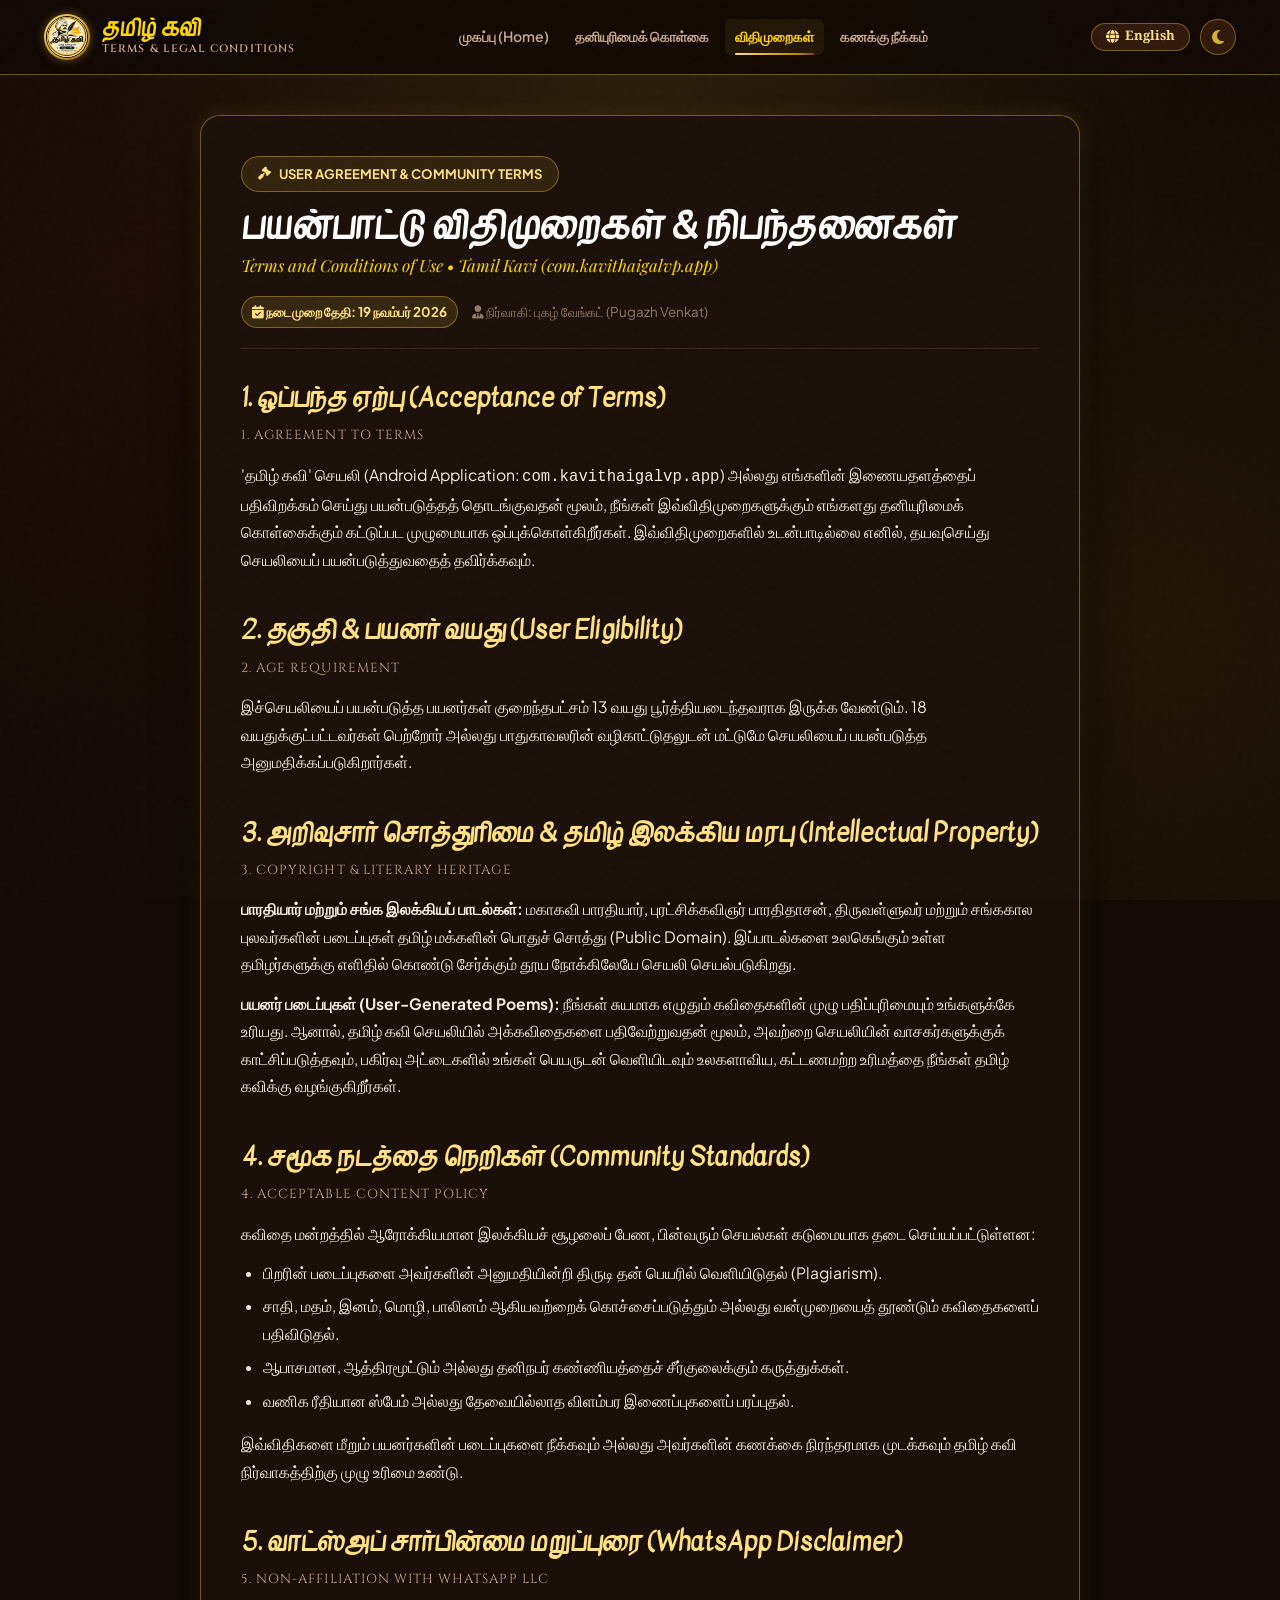
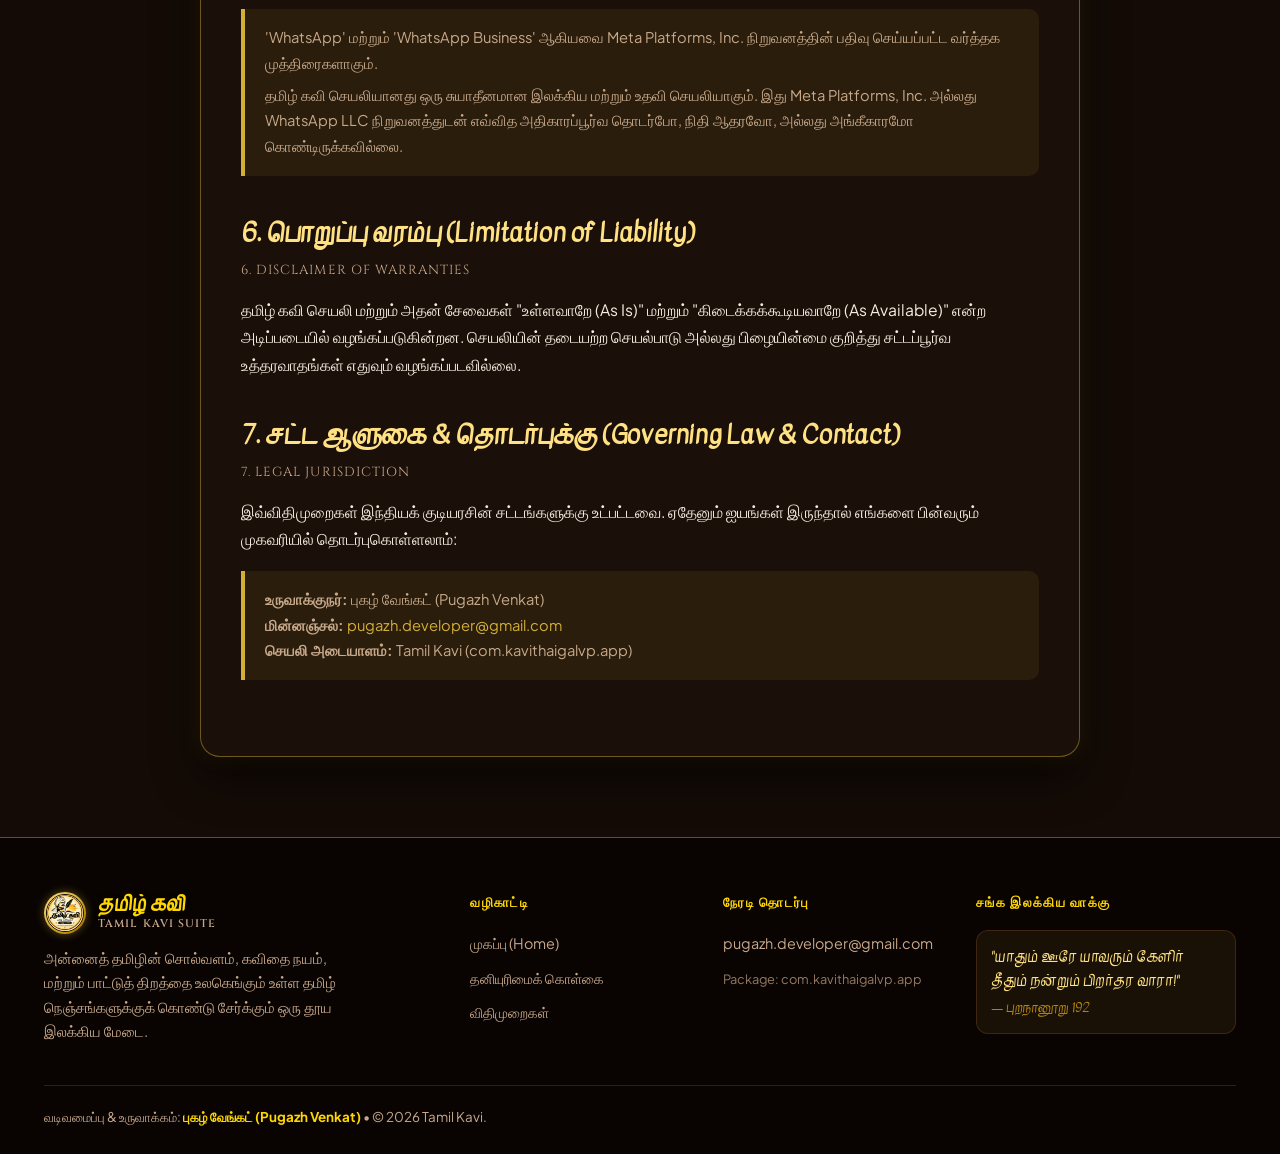
<file: terms.html>
<!DOCTYPE html>
<html lang="ta" data-theme="dark">
<head>
  <meta charset="UTF-8">
  <meta name="viewport" content="width=device-width, initial-scale=1.0">
  <title>விதிமுறைகள் & நிபந்தனைகள் (Terms of Service) - தமிழ் கவி (Tamil Kavi)</title>
  <meta name="description" content="Terms and Conditions of Use for Tamil Kavi. Covers intellectual property of Tamil literature, user-generated poetry, WhatsApp disclaimer, and community conduct.">
  
  <link rel="icon" type="image/jpeg" href="./assets/images/app_logo.jpg">
  <link rel="apple-touch-icon" href="./assets/images/app_logo.jpg">

  <!-- Instant FOUC Prevention Script -->
  <script>
    (function(){
      var savedLang = localStorage.getItem('tamilkavi_lang') || 'ta';
      document.documentElement.setAttribute('lang', savedLang);
      var savedTheme = localStorage.getItem('tamilkavi_theme') || 'dark';
      document.documentElement.setAttribute('data-theme', savedTheme);
    })();
  </script>

  <!-- FontAwesome & Styles -->
  <link rel="stylesheet" href="https://cdnjs.cloudflare.com/ajax/libs/font-awesome/6.5.1/css/all.min.css">
  <link rel="stylesheet" href="./styles.css">
</head>
<body>

  <!-- Site Header -->
  <header class="site-header">
    <div class="container header-inner">
      <a href="./index.html" class="brand-link">
        <div class="brand-medallion">
          <img src="./assets/images/app_logo.jpg" alt="Tamil Kavi">
        </div>
        <div class="brand-meta">
          <span class="brand-title">
            <span class="lang-ta">தமிழ் கவி</span>
            <span class="lang-en">Tamil Kavi</span>
          </span>
          <span class="brand-subtitle">TERMS & LEGAL CONDITIONS</span>
        </div>
      </a>

      <!-- Navigation Menu -->
      <ul class="nav-menu" id="navMenu">
        <li>
          <a href="./index.html" class="nav-link">
            <span class="lang-ta">முகப்பு (Home)</span>
            <span class="lang-en">Home</span>
          </a>
        </li>
        <li>
          <a href="./privacy-policy.html" class="nav-link">
            <span class="lang-ta">தனியுரிமைக் கொள்கை</span>
            <span class="lang-en">Privacy Policy</span>
          </a>
        </li>
        <li>
          <a href="./terms.html" class="nav-link active">
            <span class="lang-ta">விதிமுறைகள்</span>
            <span class="lang-en">Terms of Service</span>
          </a>
        </li>
        <li>
          <a href="./delete-account.html" class="nav-link">
            <span class="lang-ta">கணக்கு நீக்கம்</span>
            <span class="lang-en">Delete Account</span>
          </a>
        </li>
      </ul>

      <!-- Action Utilities -->
      <div class="header-actions">
        <button id="langToggle" class="lang-switch-btn" title="மொழி மாற்றம் / Switch Language">
          <i class="fas fa-globe"></i>
          <span id="langBtnText">English</span>
        </button>

        <button id="themeToggle" class="theme-toggle-btn" title="இருள் / ஒளி முறைமை">
          <i class="fas fa-moon"></i>
        </button>

        <button id="mobileNavToggle" class="mobile-nav-toggle" aria-label="Toggle navigation">
          <i class="fas fa-bars"></i>
        </button>
      </div>
    </div>
  </header>

  <!-- Legal Container -->
  <main class="container section container-narrow" style="padding-top: 40px;">
    <article class="legal-content-card">
      <header class="legal-header">
        <div class="hero-badge" style="margin-bottom: 12px;">
          <i class="fas fa-gavel"></i>
          <span>USER AGREEMENT & COMMUNITY TERMS</span>
        </div>

        <h1 style="font-family: var(--font-kavivanar); font-size: 2.3rem; color: #ffffff; line-height: 1.2;">
          <span class="lang-ta">பயன்பாட்டு விதிமுறைகள் & நிபந்தனைகள்</span>
          <span class="lang-en">Terms and Conditions of Use</span>
        </h1>
        <p class="hero-tagline" style="font-size: 1.05rem; margin-top: 4px;">
          <span class="lang-ta">Terms and Conditions of Use • Tamil Kavi (com.kavithaigalvp.app)</span>
          <span class="lang-en">User Agreement and Community Standards • Tamil Kavi</span>
        </p>

        <div class="legal-meta-row">
          <span class="legal-badge">
            <i class="fas fa-calendar-check"></i>
            <span class="lang-ta">நடைமுறை தேதி: 19 நவம்பர் 2026</span>
            <span class="lang-en">Effective Date: November 19, 2026</span>
          </span>
          <span>
            <i class="fas fa-user-tie"></i>
            <span class="lang-ta">நிர்வாகி: புகழ் வேங்கட் (Pugazh Venkat)</span>
            <span class="lang-en">Developer: Pugazh Venkat</span>
          </span>
        </div>
      </header>

      <!-- Section 1 -->
      <section class="legal-section">
        <!-- Tamil -->
        <div class="lang-ta">
          <h2>1. ஒப்பந்த ஏற்பு (Acceptance of Terms)</h2>
          <span class="en-subtitle">1. AGREEMENT TO TERMS</span>
          <p>
            'தமிழ் கவி' செயலி (Android Application: <code>com.kavithaigalvp.app</code>) அல்லது எங்களின் இணையதளத்தைப் பதிவிறக்கம் செய்து பயன்படுத்தத் தொடங்குவதன் மூலம், நீங்கள் இவ்விதிமுறைகளுக்கும் எங்களது தனியுரிமைக் கொள்கைக்கும் கட்டுப்பட முழுமையாக ஒப்புக்கொள்கிறீர்கள். இவ்விதிமுறைகளில் உடன்பாடில்லை எனில், தயவுசெய்து செயலியைப் பயன்படுத்துவதைத் தவிர்க்கவும்.
          </p>
        </div>
        <!-- English -->
        <div class="lang-en">
          <h2>1. Acceptance of Terms</h2>
          <span class="en-subtitle">1. BINDING USER AGREEMENT</span>
          <p>
            By downloading, installing, accessing, or using the <strong>Tamil Kavi</strong> mobile application (Package Name: <code>com.kavithaigalvp.app</code>) or our website, you agree to be bound by these Terms and Conditions and our Privacy Policy. If you do not agree to these terms, please refrain from using our services.
          </p>
        </div>
      </section>

      <!-- Section 2 -->
      <section class="legal-section">
        <!-- Tamil -->
        <div class="lang-ta">
          <h2>2. தகுதி & பயனர் வயது (User Eligibility)</h2>
          <span class="en-subtitle">2. AGE REQUIREMENT</span>
          <p>
            இச்செயலியைப் பயன்படுத்த பயனர்கள் குறைந்தபட்சம் 13 வயது பூர்த்தியடைந்தவராக இருக்க வேண்டும். 18 வயதுக்குட்பட்டவர்கள் பெற்றோர் அல்லது பாதுகாவலரின் வழிகாட்டுதலுடன் மட்டுமே செயலியைப் பயன்படுத்த அனுமதிக்கப்படுகிறார்கள்.
          </p>
        </div>
        <!-- English -->
        <div class="lang-en">
          <h2>2. User Eligibility & Age Criteria</h2>
          <span class="en-subtitle">2. AGE RESTRICTIONS</span>
          <p>
            You must be at least 13 years old to use Tamil Kavi. Individuals under 18 years of age may only utilize the application with the involvement and affirmative consent of a parent or legal guardian.
          </p>
        </div>
      </section>

      <!-- Section 3 -->
      <section class="legal-section">
        <!-- Tamil -->
        <div class="lang-ta">
          <h2>3. அறிவுசார் சொத்துரிமை & தமிழ் இலக்கிய மரபு (Intellectual Property)</h2>
          <span class="en-subtitle">3. COPYRIGHT & LITERARY HERITAGE</span>
          <p>
            <strong>பாரதியார் மற்றும் சங்க இலக்கியப் பாடல்கள்:</strong> மகாகவி பாரதியார், புரட்சிக்கவிஞர் பாரதிதாசன், திருவள்ளுவர் மற்றும் சங்ககால புலவர்களின் படைப்புகள் தமிழ் மக்களின் பொதுச் சொத்து (Public Domain). இப்பாடல்களை உலகெங்கும் உள்ள தமிழர்களுக்கு எளிதில் கொண்டு சேர்க்கும் தூய நோக்கிலேயே செயலி செயல்படுகிறது.
          </p>
          <p>
            <strong>பயனர் படைப்புகள் (User-Generated Poems):</strong> நீங்கள் சுயமாக எழுதும் கவிதைகளின் முழு பதிப்புரிமையும் உங்களுக்கே உரியது. ஆனால், தமிழ் கவி செயலியில் அக்கவிதைகளை பதிவேற்றுவதன் மூலம், அவற்றை செயலியின் வாசகர்களுக்குக் காட்சிப்படுத்தவும், பகிர்வு அட்டைகளில் உங்கள் பெயருடன் வெளியிடவும் உலகளாவிய, கட்டணமற்ற உரிமத்தை நீங்கள் தமிழ் கவிக்கு வழங்குகிறீர்கள்.
          </p>
        </div>
        <!-- English -->
        <div class="lang-en">
          <h2>3. Intellectual Property & Literary Heritage</h2>
          <span class="en-subtitle">3. CLASSICAL HERITAGE & USER-SUBMITTED WORKS</span>
          <p>
            <strong>Classical Heritage in the Public Domain:</strong> Classical works by Mahakavi Subramania Bharathiyar, Bharathidasan, Thiruvalluvar, and Sangam poets belong to the public domain. Tamil Kavi curates these historic verses in educational and celebratory homage.
          </p>
          <p>
            <strong>User-Authored Poetry:</strong> Authors retain complete underlying copyright ownership of original poems submitted to the platform. By submitting verses, you grant Tamil Kavi a non-exclusive, worldwide, royalty-free license to display, index, format into poem quote cards, and share your works within the community alongside your author credit.
          </p>
        </div>
      </section>

      <!-- Section 4 -->
      <section class="legal-section">
        <!-- Tamil -->
        <div class="lang-ta">
          <h2>4. சமூக நடத்தை நெறிகள் (Community Standards)</h2>
          <span class="en-subtitle">4. ACCEPTABLE CONTENT POLICY</span>
          <p>கவிதை மன்றத்தில் ஆரோக்கியமான இலக்கியச் சூழலைப் பேண, பின்வரும் செயல்கள் கடுமையாக தடை செய்யப்பட்டுள்ளன:</p>
          <ul>
            <li>பிறரின் படைப்புகளை அவர்களின் அனுமதியின்றி திருடி தன் பெயரில் வெளியிடுதல் (Plagiarism).</li>
            <li>சாதி, மதம், இனம், மொழி, பாலினம் ஆகியவற்றைக் கொச்சைப்படுத்தும் அல்லது வன்முறையைத் தூண்டும் கவிதைகளைப் பதிவிடுதல்.</li>
            <li>ஆபாசமான, ஆத்திரமூட்டும் அல்லது தனிநபர் கண்ணியத்தைச் சீர்குலைக்கும் கருத்துக்கள்.</li>
            <li>வணிக ரீதியான ஸ்பேம் அல்லது தேவையில்லாத விளம்பர இணைப்புகளைப் பரப்புதல்.</li>
          </ul>
          <p>இவ்விதிகளை மீறும் பயனர்களின் படைப்புகளை நீக்கவும் அல்லது அவர்களின் கணக்கை நிரந்தரமாக முடக்கவும் தமிழ் கவி நிர்வாகத்திற்கு முழு உரிமை உண்டு.</p>
        </div>
        <!-- English -->
        <div class="lang-en">
          <h2>4. Community Standards & Content Moderation</h2>
          <span class="en-subtitle">4. ACCEPTABLE USE RESTRICTIONS</span>
          <p>To foster a respectful and elevated literary atmosphere, users agree not to upload content that:</p>
          <ul>
            <li>Plagiarizes or infringes upon copyright, trademarks, or personal intellectual property.</li>
            <li>Promotes discrimination, hostility, communal hatred, defamation, or violence based on race, religion, gender, or ethnicity.</li>
            <li>Contains obscene, sexually explicit, abusive, or harmful statements.</li>
            <li>Disseminates unsolicited commercial advertisements, phishing links, or spam.</li>
          </ul>
          <p>We reserve the statutory right to moderate, unpublish, or permanently ban accounts violating these community rules without prior notice.</p>
        </div>
      </section>

      <!-- Section 5 -->
      <section class="legal-section">
        <!-- Tamil -->
        <div class="lang-ta">
          <h2>5. வாட்ஸ்அப் சார்பின்மை மறுப்புரை (WhatsApp Disclaimer)</h2>
          <span class="en-subtitle">5. NON-AFFILIATION WITH WHATSAPP LLC</span>
          <div class="notice-box">
            <p>
              'WhatsApp' மற்றும் 'WhatsApp Business' ஆகியவை Meta Platforms, Inc. நிறுவனத்தின் பதிவு செய்யப்பட்ட வர்த்தக முத்திரைகளாகும்.
            </p>
            <p style="margin-top: 6px;">
              தமிழ் கவி செயலியானது ஒரு சுயாதீனமான இலக்கிய மற்றும் உதவி செயலியாகும். இது Meta Platforms, Inc. அல்லது WhatsApp LLC நிறுவனத்துடன் எவ்வித அதிகாரப்பூர்வ தொடர்போ, நிதி ஆதரவோ, அல்லது அங்கீகாரமோ கொண்டிருக்கவில்லை.
            </p>
          </div>
        </div>
        <!-- English -->
        <div class="lang-en">
          <h2>5. WhatsApp Non-Affiliation Disclaimer</h2>
          <span class="en-subtitle">5. INDEPENDENT COMPANION STATUS</span>
          <div class="notice-box">
            <p>
              'WhatsApp' and 'WhatsApp Business' are registered trademarks of Meta Platforms, Inc.
            </p>
            <p style="margin-top: 6px;">
              Tamil Kavi is an independent literary and utility application developed by Pugazh Venkat. It is neither affiliated with, sponsored by, authorized by, nor endorsed by WhatsApp LLC or Meta Platforms, Inc. in any manner.
            </p>
          </div>
        </div>
      </section>

      <!-- Section 6 -->
      <section class="legal-section">
        <!-- Tamil -->
        <div class="lang-ta">
          <h2>6. பொறுப்பு வரம்பு (Limitation of Liability)</h2>
          <span class="en-subtitle">6. DISCLAIMER OF WARRANTIES</span>
          <p>
            தமிழ் கவி செயலி மற்றும் அதன் சேவைகள் "உள்ளவாறே (As Is)" மற்றும் "கிடைக்கக்கூடியவாறே (As Available)" என்ற அடிப்படையில் வழங்கப்படுகின்றன. செயலியின் தடையற்ற செயல்பாடு அல்லது பிழையின்மை குறித்து சட்டப்பூர்வ உத்தரவாதங்கள் எதுவும் வழங்கப்படவில்லை.
          </p>
        </div>
        <!-- English -->
        <div class="lang-en">
          <h2>6. Limitation of Liability & Warranty Disclaimer</h2>
          <span class="en-subtitle">6. "AS IS" PROVISION</span>
          <p>
            Tamil Kavi and all related services are provided on an "AS IS" and "AS AVAILABLE" basis without express or implied warranties of any kind. Under no circumstances will the developer be liable for indirect, incidental, or consequential damages resulting from your use of or inability to use the application.
          </p>
        </div>
      </section>

      <!-- Section 7 -->
      <section class="legal-section">
        <!-- Tamil -->
        <div class="lang-ta">
          <h2>7. சட்ட ஆளுகை & தொடர்புக்கு (Governing Law & Contact)</h2>
          <span class="en-subtitle">7. LEGAL JURISDICTION</span>
          <p>இவ்விதிமுறைகள் இந்தியக் குடியரசின் சட்டங்களுக்கு உட்பட்டவை. ஏதேனும் ஐயங்கள் இருந்தால் எங்களை பின்வரும் முகவரியில் தொடர்புகொள்ளலாம்:</p>
          <div class="notice-box">
            <p><strong>உருவாக்குநர்:</strong> புகழ் வேங்கட் (Pugazh Venkat)</p>
            <p><strong>மின்னஞ்சல்:</strong> <a href="mailto:pugazh.developer@gmail.com">pugazh.developer@gmail.com</a></p>
            <p><strong>செயலி அடையாளம்:</strong> Tamil Kavi (com.kavithaigalvp.app)</p>
          </div>
        </div>
        <!-- English -->
        <div class="lang-en">
          <h2>7. Governing Law & Jurisdiction</h2>
          <span class="en-subtitle">7. STATUTORY JURISDICTION</span>
          <p>These terms shall be governed by and construed in accordance with the laws of the Republic of India. For legal or policy inquiries, contact:</p>
          <div class="notice-box">
            <p><strong>Developer:</strong> Pugazh Venkat</p>
            <p><strong>Official Contact:</strong> <a href="mailto:pugazh.developer@gmail.com">pugazh.developer@gmail.com</a></p>
            <p><strong>App Package ID:</strong> com.kavithaigalvp.app</p>
          </div>
        </div>
      </section>
    </article>
  </main>

  <!-- Footer -->
  <footer class="site-footer">
    <div class="container">
      <div class="footer-top">
        <div class="footer-brand">
          <a href="./index.html" class="brand-link">
            <div class="brand-medallion" style="width: 42px; height: 42px;">
              <img src="./assets/images/app_logo.jpg" alt="Tamil Kavi">
            </div>
            <div class="brand-meta">
              <span class="brand-title" style="font-size: 1.25rem;">
                <span class="lang-ta">தமிழ் கவி</span>
                <span class="lang-en">Tamil Kavi</span>
              </span>
              <span class="brand-subtitle">TAMIL KAVI SUITE</span>
            </div>
          </a>
          <p>
            <span class="lang-ta">
              அன்னைத் தமிழின் சொல்வளம், கவிதை நயம், மற்றும் பாட்டுத் திறத்தை உலகெங்கும் உள்ள தமிழ் நெஞ்சங்களுக்குக் கொண்டு சேர்க்கும் ஒரு தூய இலக்கிய மேடை.
            </span>
            <span class="lang-en">
              A dedicated literary sanctuary celebrating classical and contemporary Tamil poetry for readers and creators worldwide.
            </span>
          </p>
        </div>

        <div>
          <h4 class="footer-heading">
            <span class="lang-ta">வழிகாட்டி</span>
            <span class="lang-en">Navigation</span>
          </h4>
          <ul class="footer-links">
            <li><a href="./index.html#home"><span class="lang-ta">முகப்பு (Home)</span><span class="lang-en">Home</span></a></li>
            <li><a href="./privacy-policy.html"><span class="lang-ta">தனியுரிமைக் கொள்கை</span><span class="lang-en">Privacy Policy</span></a></li>
            <li><a href="./terms.html"><span class="lang-ta">விதிமுறைகள்</span><span class="lang-en">Terms of Service</span></a></li>
          </ul>
        </div>

        <div>
          <h4 class="footer-heading">
            <span class="lang-ta">நேரடி தொடர்பு</span>
            <span class="lang-en">Direct Contact</span>
          </h4>
          <ul class="footer-links">
            <li><a href="mailto:pugazh.developer@gmail.com">pugazh.developer@gmail.com</a></li>
            <li><span style="color: var(--text-dim); font-size: 0.8rem;">Package: com.kavithaigalvp.app</span></li>
          </ul>
        </div>

        <div>
          <h4 class="footer-heading">
            <span class="lang-ta">சங்க இலக்கிய வாக்கு</span>
            <span class="lang-en">Classical Verse</span>
          </h4>
          <div class="footer-quote">
            <span class="lang-ta">
              "யாதும் ஊரே யாவரும் கேளிர்<br>
              தீதும் நன்றும் பிறர்தர வாரா!"<br>
              <span style="font-size: 0.8rem; color: var(--gold-dark); display: block; margin-top: 6px;">— புறநானூறு 192</span>
            </span>
            <span class="lang-en">
              "To us all towns are one, all humans our kin;<br>
              Good and evil do not come from others!"<br>
              <span style="font-size: 0.8rem; color: var(--gold-dark); display: block; margin-top: 6px;">— Purananuru 192</span>
            </span>
          </div>
        </div>
      </div>

      <div class="footer-bottom">
        <div class="footer-credits">
          <span class="lang-ta">வடிவமைப்பு & உருவாக்கம்: <strong>புகழ் வேங்கட் (Pugazh Venkat)</strong> • &copy; 2026 Tamil Kavi.</span>
          <span class="lang-en">Designed & Developed by <strong>Pugazh Venkat</strong> • &copy; 2026 Tamil Kavi.</span>
        </div>
      </div>
    </div>
  </footer>

  <script src="./script.js"></script>
</body>
</html>
</file>
<file: styles.css>
/* ==========================================================================
   Tamil Kavi (தமிழ் கவி) - Official Website & Privacy Portal Stylesheet
   Ancient Manuscript & Royal Gold Design System
   Developer: Pugazh Venkat | pugazh.developer@gmail.com
   ========================================================================== */

@import url('https://fonts.googleapis.com/css2?family=Cinzel:wght@500;600;700;800;900&family=Kavivanar&family=Noto+Sans+Tamil:wght@300;400;500;600;700&family=Noto+Serif+Tamil:wght@400;600;700;900&family=Plus+Jakarta+Sans:wght@300;400;500;600;700;800&family=Playfair+Display:ital,wght@0,600;0,700;1,600&display=swap');

:root {
  /* Royal Gold & Manuscript Palette */
  --gold-primary: #d4af37;
  --gold-light: #ffd700;
  --gold-bright: #ffe082;
  --gold-dark: #b8860b;
  --gold-shadow: rgba(212, 175, 55, 0.28);
  --gold-glow: 0 0 24px rgba(212, 175, 55, 0.4);
  --gold-gradient: linear-gradient(135deg, #ffe082 0%, #d4af37 45%, #b8860b 80%, #764708 100%);
  --gold-border: rgba(212, 175, 55, 0.45);

  /* Dark Chamber Theme (Default) */
  --bg-deep: #0c0603;
  --bg-chamber: #140b06;
  --bg-surface: #1b1009;
  --bg-surface-elevated: #24140b;
  --bg-surface-hover: #2e1a0f;
  
  /* Parchment Tones */
  --parchment-light: #faf4ea;
  --parchment-mid: #f3e7d3;
  --parchment-dark: #ede0ca;
  --parchment-border: #8b4d24;
  --ancient-sepia: #2c1406;
  --ancient-sepia-soft: #4a2812;
  --wax-seal: #8b1e13;
  --wax-seal-glow: 0 0 15px rgba(139, 30, 19, 0.4);

  /* Text Colors */
  --text-main: #f5ede1;
  --text-muted: #c7a88b;
  --text-dim: #947a62;
  --text-gold: #ffd700;
  
  /* Borders & Accents */
  --border-subtle: rgba(139, 77, 36, 0.35);
  --border-gold: rgba(212, 175, 55, 0.45);
  --border-gold-strong: #d4af37;

  /* Typography */
  --font-serif-tamil: 'Noto Serif Tamil', 'Kavivanar', serif;
  --font-sans-tamil: 'Noto Sans Tamil', sans-serif;
  --font-kavivanar: 'Kavivanar', cursive, serif;
  --font-royal: 'Cinzel', serif;
  --font-sans: 'Plus Jakarta Sans', -apple-system, BlinkMacSystemFont, sans-serif;
  --font-quote: 'Playfair Display', serif;

  /* Transitions & Shadows */
  --transition-fast: 0.2s ease;
  --transition-smooth: 0.35s cubic-bezier(0.16, 1, 0.3, 1);
  --shadow-card: 0 12px 30px rgba(0, 0, 0, 0.45), 0 1px 3px rgba(0, 0, 0, 0.3);
  --shadow-royal: 0 18px 45px rgba(0, 0, 0, 0.65), 0 0 20px rgba(212, 175, 55, 0.15);
}

/* Light Mode Overrides */
[data-theme="light"] {
  --bg-deep: #f6efe4;
  --bg-chamber: #faf4ea;
  --bg-surface: #ffffff;
  --bg-surface-elevated: #f3e7d3;
  --bg-surface-hover: #ede0ca;
  --text-main: #2c1406;
  --text-muted: #5e3a20;
  --text-dim: #7f5533;
  --text-gold: #8b4d24;
  --border-subtle: rgba(139, 77, 36, 0.22);
  --border-gold: rgba(184, 134, 11, 0.5);
  --shadow-card: 0 10px 25px rgba(139, 77, 36, 0.08), 0 2px 6px rgba(139, 77, 36, 0.04);
  --shadow-royal: 0 16px 36px rgba(139, 77, 36, 0.14), 0 0 15px rgba(212, 175, 55, 0.2);
}

/* ==========================================================================
   Bilingual Switching Engine (Tamil <-> English)
   ========================================================================== */
html[lang="ta"] .lang-en {
  display: none !important;
}

html[lang="en"] .lang-ta {
  display: none !important;
}

html[lang="en"] .font-kavi {
  font-family: var(--font-royal), var(--font-sans);
}

/* ==========================================================================
   Base & Reset
   ========================================================================== */
*, *::before, *::after {
  box-sizing: border-box;
  margin: 0;
  padding: 0;
}

html {
  scroll-behavior: smooth;
  font-size: 16px;
  -webkit-text-size-adjust: 100%;
}

body {
  background-color: var(--bg-chamber);
  color: var(--text-main);
  font-family: var(--font-sans);
  line-height: 1.65;
  overflow-x: hidden;
  position: relative;
  min-height: 100vh;
  background-image: 
    radial-gradient(ellipse at 50% 0%, rgba(212, 175, 55, 0.12) 0%, transparent 60%),
    radial-gradient(circle at 10% 30%, rgba(139, 30, 19, 0.08) 0%, transparent 45%),
    radial-gradient(circle at 90% 70%, rgba(184, 134, 11, 0.08) 0%, transparent 45%);
  background-attachment: fixed;
}

body::before {
  content: "";
  position: fixed;
  inset: 0;
  pointer-events: none;
  background-image: url("data:image/svg+xml,%3Csvg viewBox='0 0 200 200' xmlns='http://www.w3.org/2000/svg'%3E%3Cfilter id='noiseFilter'%3E%3CfeTurbulence type='fractalNoise' baseFrequency='0.85' numOctaves='3' stitchTiles='stitch'/%3E%3C/filter%3E%3Crect width='100%25' height='100%25' filter='url(%23noiseFilter)' opacity='0.02'/%3E%3C/svg%3E");
  z-index: 999;
}

a {
  color: var(--gold-primary);
  text-decoration: none;
  transition: color var(--transition-fast);
}

a:hover {
  color: var(--gold-light);
}

img {
  max-width: 100%;
  height: auto;
  display: block;
}

.font-tamil {
  font-family: var(--font-serif-tamil);
}

.font-kavi {
  font-family: var(--font-kavivanar);
}

.font-royal {
  font-family: var(--font-royal);
  letter-spacing: 0.06em;
}

.container {
  width: 100%;
  max-width: 1240px;
  margin-left: auto;
  margin-right: auto;
  padding-left: 1.5rem;
  padding-right: 1.5rem;
}

.container-narrow {
  max-width: 880px;
}

/* ==========================================================================
   Header & Navigation (Properly Aligned & Responsive)
   ========================================================================== */
.site-header {
  position: sticky;
  top: 0;
  z-index: 100;
  background: rgba(18, 9, 4, 0.94);
  backdrop-filter: blur(14px);
  -webkit-backdrop-filter: blur(14px);
  border-bottom: 1px solid var(--border-gold);
  transition: all var(--transition-fast);
}

[data-theme="light"] .site-header {
  background: rgba(250, 244, 234, 0.95);
}

.site-header .header-inner {
  display: flex;
  align-items: center;
  justify-content: space-between;
  height: 74px;
  gap: 16px;
}

/* Brand Logo */
.brand-link {
  display: flex;
  align-items: center;
  gap: 12px;
  text-decoration: none;
  flex-shrink: 0;
}

.brand-medallion {
  width: 46px;
  height: 46px;
  border-radius: 50%;
  padding: 2px;
  background: var(--gold-gradient);
  box-shadow: 0 0 10px rgba(212, 175, 55, 0.4);
  display: flex;
  align-items: center;
  justify-content: center;
  position: relative;
  flex-shrink: 0;
  transition: transform var(--transition-smooth);
}

.brand-link:hover .brand-medallion {
  transform: rotate(5deg) scale(1.05);
}

.brand-medallion img {
  width: 100%;
  height: 100%;
  border-radius: 50%;
  object-fit: cover;
  border: 1px solid #140b06;
}

.brand-meta {
  display: flex;
  flex-direction: column;
}

.brand-title {
  font-family: var(--font-kavivanar);
  font-size: 1.4rem;
  font-weight: 700;
  line-height: 1.1;
  color: var(--gold-light);
  text-shadow: 0 2px 6px rgba(0, 0, 0, 0.5);
  white-space: nowrap;
}

.brand-subtitle {
  font-family: var(--font-royal);
  font-size: 0.68rem;
  font-weight: 600;
  color: var(--text-muted);
  letter-spacing: 0.1em;
  text-transform: uppercase;
  white-space: nowrap;
}

/* Nav Menu (Desktop) */
.nav-menu {
  display: flex;
  align-items: center;
  gap: 6px;
  list-style: none;
  margin: 0;
  padding: 0;
  flex-shrink: 1;
}

.nav-link {
  font-size: 0.88rem;
  font-weight: 600;
  color: var(--text-muted);
  padding: 6px 10px;
  border-radius: 6px;
  transition: all var(--transition-fast);
  white-space: nowrap;
  position: relative;
  display: inline-block;
}

.nav-link:hover, .nav-link.active {
  color: var(--gold-light);
  background: rgba(212, 175, 55, 0.08);
}

.nav-link.active::after {
  content: "";
  position: absolute;
  bottom: 0px;
  left: 10px;
  right: 10px;
  height: 2px;
  background: var(--gold-gradient);
  border-radius: 2px;
}

/* Header Utilities */
.header-actions {
  display: flex;
  align-items: center;
  gap: 10px;
  flex-shrink: 0;
}

/* Language Switcher Pill */
.lang-switch-btn {
  background: rgba(139, 77, 36, 0.25);
  border: 1px solid var(--border-gold);
  color: var(--gold-bright);
  padding: 6px 14px;
  border-radius: 30px;
  font-family: var(--font-serif-tamil);
  font-size: 0.82rem;
  font-weight: 700;
  cursor: pointer;
  display: inline-flex;
  align-items: center;
  gap: 6px;
  transition: all var(--transition-fast);
  white-space: nowrap;
  line-height: 1;
}

.lang-switch-btn:hover {
  background: var(--gold-gradient);
  color: #140b06;
  border-color: var(--gold-primary);
  box-shadow: var(--gold-glow);
}

/* Theme Toggle Button */
.theme-toggle-btn {
  background: rgba(139, 77, 36, 0.25);
  border: 1px solid var(--border-gold);
  color: var(--gold-primary);
  width: 36px;
  height: 36px;
  border-radius: 50%;
  cursor: pointer;
  display: flex;
  align-items: center;
  justify-content: center;
  font-size: 1rem;
  transition: all var(--transition-fast);
  flex-shrink: 0;
}

.theme-toggle-btn:hover {
  color: var(--gold-light);
  border-color: var(--gold-light);
  transform: rotate(20deg);
}

/* CTA Download Button */
.btn-cta {
  background: var(--gold-gradient);
  color: #1a0c04 !important;
  font-weight: 700;
  font-size: 0.86rem;
  padding: 8px 16px;
  border-radius: 30px;
  border: 1px solid var(--gold-light);
  box-shadow: 0 4px 12px rgba(212, 175, 55, 0.35);
  display: inline-flex;
  align-items: center;
  gap: 8px;
  cursor: pointer;
  transition: all var(--transition-fast);
  white-space: nowrap;
}

.btn-cta:hover {
  transform: translateY(-2px);
  box-shadow: 0 6px 18px rgba(212, 175, 55, 0.5);
  filter: brightness(1.05);
}

.btn-secondary {
  background: rgba(139, 77, 36, 0.2);
  color: var(--gold-light) !important;
  border: 1px solid var(--border-gold);
  font-weight: 600;
  padding: 8px 18px;
  border-radius: 30px;
  display: inline-flex;
  align-items: center;
  gap: 8px;
  transition: all var(--transition-fast);
  white-space: nowrap;
  font-size: 0.88rem;
}

.btn-secondary:hover {
  background: rgba(212, 175, 55, 0.15);
  border-color: var(--gold-light);
  color: #ffffff !important;
}

/* Mobile Toggle Hamburger */
.mobile-nav-toggle {
  display: none;
  background: rgba(212, 175, 55, 0.1);
  border: 1px solid var(--border-gold);
  color: var(--gold-light);
  width: 38px;
  height: 38px;
  border-radius: 8px;
  cursor: pointer;
  font-size: 1.15rem;
  align-items: center;
  justify-content: center;
  transition: all var(--transition-fast);
}

.mobile-nav-toggle:hover {
  background: var(--gold-gradient);
  color: #140b06;
}

.nav-mobile-cta {
  display: none;
}

/* ==========================================================================
   Hero Section
   ========================================================================== */
.hero-section {
  padding: 60px 0 80px;
  position: relative;
  overflow: hidden;
}

.hero-grid {
  display: grid;
  grid-template-columns: 1.15fr 0.85fr;
  align-items: center;
  gap: 40px;
}

.hero-badge {
  display: inline-flex;
  align-items: center;
  gap: 8px;
  padding: 6px 16px;
  background: rgba(212, 175, 55, 0.12);
  border: 1px solid var(--border-gold);
  border-radius: 30px;
  font-size: 0.82rem;
  font-weight: 700;
  color: var(--gold-bright);
  margin-bottom: 20px;
}

.hero-badge .sparkle {
  color: var(--gold-light);
  animation: pulse 2s infinite;
}

.hero-title {
  font-family: var(--font-kavivanar);
  font-size: 3rem;
  font-weight: 700;
  line-height: 1.2;
  margin-bottom: 16px;
  color: #ffffff;
}

.hero-title .gradient-text {
  background: var(--gold-gradient);
  -webkit-background-clip: text;
  -webkit-text-fill-color: transparent;
  display: block;
}

.hero-tagline {
  font-family: var(--font-quote);
  font-style: italic;
  font-size: 1.3rem;
  color: var(--gold-light);
  margin-bottom: 16px;
  display: block;
}

.hero-description {
  font-size: 1.05rem;
  line-height: 1.75;
  color: var(--text-muted);
  margin-bottom: 28px;
}

.hero-actions {
  display: flex;
  flex-wrap: wrap;
  gap: 14px;
  align-items: center;
  margin-bottom: 32px;
}

.hero-stats {
  display: flex;
  gap: 28px;
  border-top: 1px solid var(--border-subtle);
  padding-top: 20px;
}

.stat-item {
  display: flex;
  flex-direction: column;
}

.stat-number {
  font-family: var(--font-royal);
  font-size: 1.75rem;
  font-weight: 800;
  color: var(--gold-light);
  line-height: 1.1;
}

.stat-label {
  font-size: 0.8rem;
  color: var(--text-muted);
  text-transform: uppercase;
  letter-spacing: 0.05em;
  margin-top: 4px;
}

/* Hero Visual / Mockup */
.hero-visual {
  position: relative;
  display: flex;
  justify-content: center;
}

.hero-banner-card {
  position: relative;
  border-radius: 20px;
  overflow: hidden;
  box-shadow: var(--shadow-royal);
  border: 2px solid var(--border-gold-strong);
  background: var(--bg-surface);
  transition: transform var(--transition-smooth);
  max-width: 480px;
}

.hero-banner-card:hover {
  transform: translateY(-4px) scale(1.01);
}

.hero-banner-card img {
  width: 100%;
  display: block;
}

.floating-pill {
  position: absolute;
  background: rgba(20, 11, 6, 0.94);
  border: 1px solid var(--border-gold);
  border-radius: 50px;
  padding: 8px 16px;
  display: flex;
  align-items: center;
  gap: 8px;
  color: var(--text-main);
  font-size: 0.82rem;
  font-weight: 700;
  box-shadow: var(--shadow-card);
  backdrop-filter: blur(10px);
  animation: float 4s ease-in-out infinite;
}

.floating-pill-1 {
  top: -12px;
  left: -15px;
  animation-delay: 0s;
}

.floating-pill-2 {
  bottom: 16px;
  right: -15px;
  animation-delay: 2s;
}

.floating-pill i {
  color: var(--gold-light);
  font-size: 1rem;
}

/* ==========================================================================
   Section Headers & Flourishes
   ========================================================================== */
.section {
  padding: 80px 0;
  position: relative;
}

.section-header {
  text-align: center;
  max-width: 760px;
  margin: 0 auto 48px;
}

.section-flourish {
  color: var(--gold-primary);
  font-size: 1.3rem;
  display: flex;
  align-items: center;
  justify-content: center;
  gap: 12px;
  margin-bottom: 10px;
}

.section-flourish::before,
.section-flourish::after {
  content: "";
  display: inline-block;
  width: 40px;
  height: 1px;
  background: var(--gold-gradient);
}

.section-tag {
  font-family: var(--font-royal);
  font-size: 0.8rem;
  letter-spacing: 0.15em;
  text-transform: uppercase;
  color: var(--gold-dark);
  font-weight: 700;
}

.section-title {
  font-family: var(--font-kavivanar);
  font-size: 2.3rem;
  font-weight: 700;
  color: #ffffff;
  margin-top: 6px;
  margin-bottom: 12px;
}

[data-theme="light"] .section-title {
  color: #2c1406;
}

.section-subtitle {
  font-size: 1.05rem;
  color: var(--text-muted);
  line-height: 1.65;
}

/* ==========================================================================
   Features Matrix Grid
   ========================================================================== */
.features-grid {
  display: grid;
  grid-template-columns: repeat(auto-fit, minmax(320px, 1fr));
  gap: 24px;
}

.feature-card {
  background: var(--bg-surface);
  border: 1px solid var(--border-subtle);
  border-radius: 18px;
  padding: 30px 24px;
  position: relative;
  transition: all var(--transition-smooth);
  display: flex;
  flex-direction: column;
}

.feature-card:hover {
  transform: translateY(-5px);
  border-color: var(--gold-primary);
  box-shadow: var(--shadow-royal);
  background: var(--bg-surface-hover);
}

.feature-icon-wrapper {
  width: 54px;
  height: 54px;
  border-radius: 14px;
  background: rgba(212, 175, 55, 0.12);
  border: 1px solid var(--border-gold);
  display: flex;
  align-items: center;
  justify-content: center;
  color: var(--gold-light);
  font-size: 1.5rem;
  margin-bottom: 20px;
  transition: all var(--transition-fast);
}

.feature-card:hover .feature-icon-wrapper {
  background: var(--gold-gradient);
  color: #140b06;
  box-shadow: var(--gold-glow);
}

.feature-title {
  font-family: var(--font-kavivanar);
  font-size: 1.35rem;
  font-weight: 700;
  color: var(--gold-bright);
  margin-bottom: 4px;
}

.feature-subtitle-en {
  font-family: var(--font-royal);
  font-size: 0.75rem;
  letter-spacing: 0.08em;
  color: var(--text-dim);
  text-transform: uppercase;
  margin-bottom: 12px;
}

.feature-desc {
  font-size: 0.95rem;
  color: var(--text-muted);
  line-height: 1.65;
  flex-grow: 1;
}

.feature-badge-row {
  margin-top: 16px;
  display: flex;
  gap: 8px;
  flex-wrap: wrap;
}

.badge-pill {
  font-size: 0.74rem;
  font-weight: 600;
  padding: 4px 10px;
  border-radius: 20px;
  background: rgba(139, 77, 36, 0.25);
  color: var(--gold-bright);
  border: 1px solid var(--border-subtle);
}

/* ==========================================================================
   Interactive Tamil Typing Playground
   ========================================================================== */
.playground-section {
  background: linear-gradient(180deg, var(--bg-chamber) 0%, var(--bg-deep) 100%);
  border-top: 1px solid var(--border-subtle);
  border-bottom: 1px solid var(--border-subtle);
}

.typing-demo-box {
  background: var(--bg-surface);
  border: 2px solid var(--border-gold);
  border-radius: 20px;
  padding: 32px;
  box-shadow: var(--shadow-royal);
  display: grid;
  grid-template-columns: 1fr 1fr;
  gap: 28px;
}

.typing-input-col {
  display: flex;
  flex-direction: column;
}

.demo-label {
  font-family: var(--font-royal);
  font-size: 0.8rem;
  letter-spacing: 0.1em;
  text-transform: uppercase;
  color: var(--gold-primary);
  font-weight: 700;
  margin-bottom: 8px;
  display: flex;
  align-items: center;
  gap: 8px;
}

.demo-textarea {
  width: 100%;
  height: 150px;
  background: rgba(12, 6, 3, 0.6);
  border: 1px solid var(--border-subtle);
  border-radius: 12px;
  padding: 14px;
  color: #ffffff;
  font-family: var(--font-sans);
  font-size: 1.05rem;
  resize: none;
  outline: none;
  transition: border-color var(--transition-fast);
}

[data-theme="light"] .demo-textarea {
  background: #ffffff;
  color: #2c1406;
}

.demo-textarea:focus {
  border-color: var(--gold-primary);
  box-shadow: 0 0 10px rgba(212, 175, 55, 0.2);
}

.sample-prompts-row {
  display: flex;
  gap: 8px;
  flex-wrap: wrap;
  margin-top: 12px;
  align-items: center;
}

.sample-tag {
  background: rgba(212, 175, 55, 0.1);
  border: 1px solid var(--border-subtle);
  color: var(--gold-bright);
  font-size: 0.78rem;
  padding: 4px 10px;
  border-radius: 20px;
  cursor: pointer;
  transition: all var(--transition-fast);
}

.sample-tag:hover {
  background: var(--gold-gradient);
  color: #140b06;
  border-color: var(--gold-light);
}

/* Parchment Result Card */
.parchment-preview-card {
  background: #fbf5ea;
  color: #2c1406;
  border-radius: 14px;
  padding: 22px;
  position: relative;
  box-shadow: 0 8px 24px rgba(0, 0, 0, 0.35);
  border: 3px double #8b4d24;
  display: flex;
  flex-direction: column;
  justify-content: space-between;
  min-height: 230px;
}

.parchment-top {
  display: flex;
  justify-content: space-between;
  align-items: center;
  border-bottom: 1px solid rgba(139, 77, 36, 0.3);
  padding-bottom: 8px;
  margin-bottom: 10px;
}

.parchment-stamp {
  font-family: var(--font-kavivanar);
  font-size: 0.9rem;
  font-weight: 700;
  color: var(--wax-seal);
}

.wax-seal-badge {
  width: 28px;
  height: 28px;
  border-radius: 50%;
  background: var(--wax-seal);
  color: #ffffff;
  display: flex;
  align-items: center;
  justify-content: center;
  font-size: 0.75rem;
  box-shadow: var(--wax-seal-glow);
}

.parchment-text {
  font-family: var(--font-serif-tamil);
  font-size: 1.35rem;
  line-height: 1.8;
  color: #200f04;
  white-space: pre-wrap;
  min-height: 100px;
}

.parchment-footer {
  border-top: 1px dashed rgba(139, 77, 36, 0.3);
  padding-top: 8px;
  display: flex;
  justify-content: space-between;
  align-items: center;
  font-size: 0.78rem;
  color: #7f5533;
}

/* ==========================================================================
   Showcase Gallery
   ========================================================================== */
.gallery-grid {
  display: grid;
  grid-template-columns: repeat(auto-fit, minmax(280px, 1fr));
  gap: 24px;
}

.gallery-card {
  background: var(--bg-surface);
  border-radius: 16px;
  overflow: hidden;
  border: 1px solid var(--border-gold);
  box-shadow: var(--shadow-card);
  transition: transform var(--transition-smooth);
}

.gallery-card:hover {
  transform: translateY(-6px);
  box-shadow: var(--shadow-royal);
}

.gallery-card img {
  width: 100%;
  height: 230px;
  object-fit: cover;
  transition: transform 0.6s ease;
}

.gallery-card:hover img {
  transform: scale(1.03);
}

.gallery-info {
  padding: 18px;
}

.gallery-title {
  font-family: var(--font-kavivanar);
  font-size: 1.2rem;
  font-weight: 700;
  color: var(--gold-light);
  margin-bottom: 4px;
}

.gallery-desc {
  font-size: 0.88rem;
  color: var(--text-muted);
}

/* ==========================================================================
   Privacy & Security Guarantees Banner
   ========================================================================== */
.guarantee-grid {
  display: grid;
  grid-template-columns: repeat(auto-fit, minmax(230px, 1fr));
  gap: 18px;
}

.guarantee-item {
  background: var(--bg-surface);
  border: 1px solid var(--border-subtle);
  border-radius: 16px;
  padding: 22px;
  display: flex;
  align-items: flex-start;
  gap: 14px;
}

.guarantee-icon {
  font-size: 1.6rem;
  color: var(--gold-light);
  flex-shrink: 0;
}

.guarantee-item h4 {
  font-size: 1rem;
  color: #ffffff;
  margin-bottom: 4px;
}

[data-theme="light"] .guarantee-item h4 {
  color: #2c1406;
}

.guarantee-item p {
  font-size: 0.86rem;
  color: var(--text-muted);
  line-height: 1.5;
}

/* ==========================================================================
   Privacy Policy & Legal Content Layout
   ========================================================================== */
.legal-layout {
  display: grid;
  grid-template-columns: 260px 1fr;
  gap: 36px;
  align-items: flex-start;
  padding-bottom: 70px;
}

.legal-sidebar {
  position: sticky;
  top: 90px;
  background: var(--bg-surface);
  border: 1px solid var(--border-gold);
  border-radius: 16px;
  padding: 18px;
  box-shadow: var(--shadow-card);
}

.legal-sidebar-title {
  font-family: var(--font-royal);
  font-size: 0.82rem;
  letter-spacing: 0.08em;
  color: var(--gold-primary);
  text-transform: uppercase;
  font-weight: 700;
  margin-bottom: 12px;
  padding-bottom: 6px;
  border-bottom: 1px solid var(--border-subtle);
}

.legal-nav-list {
  list-style: none;
  display: flex;
  flex-direction: column;
  gap: 4px;
}

.legal-nav-link {
  font-size: 0.86rem;
  color: var(--text-muted);
  padding: 8px 10px;
  border-radius: 6px;
  display: block;
  transition: all var(--transition-fast);
}

.legal-nav-link:hover, .legal-nav-link.active {
  background: rgba(212, 175, 55, 0.12);
  color: var(--gold-light);
}

.legal-content-card {
  background: var(--bg-surface);
  border: 1px solid var(--border-gold);
  border-radius: 20px;
  padding: 40px;
  box-shadow: var(--shadow-royal);
}

.legal-header {
  border-bottom: 1px solid var(--border-subtle);
  padding-bottom: 20px;
  margin-bottom: 28px;
}

.legal-meta-row {
  display: flex;
  flex-wrap: wrap;
  gap: 14px;
  align-items: center;
  margin-top: 10px;
  font-size: 0.84rem;
  color: var(--text-dim);
}

.legal-badge {
  background: rgba(212, 175, 55, 0.15);
  color: var(--gold-bright);
  padding: 4px 10px;
  border-radius: 20px;
  font-weight: 700;
  border: 1px solid var(--border-gold);
}

.legal-section {
  margin-bottom: 36px;
  scroll-margin-top: 100px;
}

.legal-section h2 {
  font-family: var(--font-kavivanar);
  font-size: 1.6rem;
  color: var(--gold-bright);
  margin-bottom: 6px;
  display: flex;
  align-items: center;
  gap: 10px;
}

.legal-section .en-subtitle {
  font-family: var(--font-royal);
  font-size: 0.82rem;
  letter-spacing: 0.08em;
  color: var(--text-muted);
  text-transform: uppercase;
  margin-bottom: 14px;
  display: block;
}

.legal-section p, .legal-section li {
  font-size: 0.98rem;
  line-height: 1.75;
  color: var(--text-main);
  margin-bottom: 12px;
}

.legal-section ul, .legal-section ol {
  padding-left: 22px;
  margin-bottom: 16px;
}

.legal-section li {
  margin-bottom: 6px;
}

.notice-box {
  background: rgba(212, 175, 55, 0.08);
  border-left: 4px solid var(--gold-primary);
  border-radius: 0 10px 10px 0;
  padding: 16px 20px;
  margin: 18px 0;
}

.notice-box.danger {
  background: rgba(139, 30, 19, 0.12);
  border-left-color: var(--wax-seal);
}

.notice-box h5 {
  font-size: 1rem;
  color: var(--gold-light);
  margin-bottom: 4px;
}

.notice-box p {
  font-size: 0.92rem;
  margin-bottom: 0;
  color: var(--text-muted);
}

.legal-table {
  width: 100%;
  border-collapse: collapse;
  margin: 18px 0;
  font-size: 0.9rem;
}

.legal-table th, .legal-table td {
  padding: 10px 14px;
  border: 1px solid var(--border-subtle);
  text-align: left;
}

.legal-table th {
  background: rgba(212, 175, 55, 0.12);
  color: var(--gold-bright);
  font-family: var(--font-royal);
  font-size: 0.8rem;
  letter-spacing: 0.05em;
  text-transform: uppercase;
}

.legal-table td {
  background: rgba(12, 6, 3, 0.4);
}

[data-theme="light"] .legal-table td {
  background: #faf4ea;
}

/* ==========================================================================
   Account Deletion Specific Styling
   ========================================================================== */
.deletion-box {
  background: var(--bg-surface);
  border: 2px solid var(--border-gold);
  border-radius: 18px;
  padding: 32px;
  box-shadow: var(--shadow-royal);
}

.step-card {
  display: flex;
  gap: 18px;
  padding: 16px;
  border-radius: 10px;
  background: rgba(12, 6, 3, 0.4);
  border: 1px solid var(--border-subtle);
  margin-bottom: 14px;
}

.step-number {
  width: 40px;
  height: 40px;
  border-radius: 50%;
  background: var(--gold-gradient);
  color: #140b06;
  font-weight: 800;
  display: flex;
  align-items: center;
  justify-content: center;
  font-size: 1.15rem;
  flex-shrink: 0;
}

.deletion-form {
  display: flex;
  flex-direction: column;
  gap: 16px;
  margin-top: 20px;
}

.form-group {
  display: flex;
  flex-direction: column;
  gap: 6px;
}

.form-label {
  font-size: 0.9rem;
  font-weight: 600;
  color: var(--gold-bright);
}

.form-input, .form-textarea {
  width: 100%;
  padding: 10px 14px;
  border-radius: 8px;
  background: rgba(12, 6, 3, 0.6);
  border: 1px solid var(--border-subtle);
  color: #ffffff;
  font-size: 0.96rem;
  outline: none;
  transition: border-color var(--transition-fast);
}

[data-theme="light"] .form-input, [data-theme="light"] .form-textarea {
  background: #ffffff;
  color: #2c1406;
}

.form-input:focus, .form-textarea:focus {
  border-color: var(--gold-primary);
}

/* ==========================================================================
   Call to Action (CTA) Box
   ========================================================================== */
.cta-banner {
  background: radial-gradient(circle at 50% 50%, #30170a 0%, #150b06 100%);
  border: 2px solid var(--border-gold);
  border-radius: 24px;
  padding: 50px 32px;
  text-align: center;
  position: relative;
  overflow: hidden;
  box-shadow: var(--shadow-royal);
}

[data-theme="light"] .cta-banner {
  background: radial-gradient(circle at 50% 50%, #f6e7cf 0%, #ecd3ae 100%);
}

.cta-title {
  font-family: var(--font-kavivanar);
  font-size: 2.6rem;
  font-weight: 700;
  color: #ffffff;
  margin-bottom: 10px;
}

[data-theme="light"] .cta-title {
  color: #2c1406;
}

.cta-desc {
  font-size: 1.08rem;
  color: var(--text-muted);
  max-width: 660px;
  margin: 0 auto 28px;
}

/* ==========================================================================
   Footer
   ========================================================================== */
.site-footer {
  background: #090402;
  border-top: 1px solid var(--border-gold);
  padding: 54px 0 28px;
  color: var(--text-muted);
  position: relative;
}

[data-theme="light"] .site-footer {
  background: #ece0ce;
}

.footer-top {
  display: grid;
  grid-template-columns: 1.8fr 1fr 1fr 1.2fr;
  gap: 36px;
  margin-bottom: 42px;
}

.footer-brand p {
  font-size: 0.92rem;
  line-height: 1.65;
  margin-top: 12px;
  max-width: 320px;
}

.footer-heading {
  font-family: var(--font-royal);
  font-size: 0.84rem;
  letter-spacing: 0.1em;
  text-transform: uppercase;
  color: var(--gold-light);
  font-weight: 700;
  margin-bottom: 16px;
}

.footer-links {
  list-style: none;
  display: flex;
  flex-direction: column;
  gap: 8px;
}

.footer-links a {
  font-size: 0.9rem;
  color: var(--text-muted);
  transition: all var(--transition-fast);
}

.footer-links a:hover {
  color: var(--gold-light);
  padding-left: 4px;
}

.footer-quote {
  background: rgba(212, 175, 55, 0.08);
  border: 1px solid var(--border-subtle);
  border-radius: 12px;
  padding: 14px;
  font-family: var(--font-kavivanar);
  font-size: 0.92rem;
  color: var(--gold-bright);
  line-height: 1.6;
}

.footer-bottom {
  border-top: 1px solid var(--border-subtle);
  padding-top: 20px;
  display: flex;
  justify-content: space-between;
  align-items: center;
  flex-wrap: wrap;
  gap: 14px;
  font-size: 0.84rem;
}

.footer-credits strong {
  color: var(--gold-light);
}

/* ==========================================================================
   Animations & Responsive Breakpoints
   ========================================================================== */
@keyframes float {
  0%, 100% { transform: translateY(0px); }
  50% { transform: translateY(-8px); }
}

@keyframes pulse {
  0%, 100% { opacity: 1; transform: scale(1); }
  50% { opacity: 0.6; transform: scale(1.15); }
}

/* Tablet & Mobile Nav Breakpoint (1080px) */
@media (max-width: 1080px) {
  .site-header .nav-menu {
    display: none;
    position: absolute;
    top: 74px;
    left: 0;
    right: 0;
    background: rgba(18, 9, 4, 0.98);
    backdrop-filter: blur(20px);
    -webkit-backdrop-filter: blur(20px);
    border-bottom: 2px solid var(--border-gold);
    flex-direction: column;
    padding: 20px 24px 28px;
    gap: 10px;
    box-shadow: 0 20px 40px rgba(0, 0, 0, 0.85);
    z-index: 99;
    max-height: calc(100vh - 74px);
    overflow-y: auto;
  }

  [data-theme="light"] .site-header .nav-menu {
    background: rgba(250, 244, 234, 0.98);
  }

  .site-header .nav-menu.open {
    display: flex;
  }

  .site-header .nav-menu .nav-link {
    display: flex;
    align-items: center;
    padding: 12px 16px;
    font-size: 1rem;
    border-radius: 8px;
    background: rgba(212, 175, 55, 0.05);
    border: 1px solid var(--border-subtle);
    width: 100%;
  }

  .site-header .nav-menu .nav-link.active {
    border-color: var(--gold-primary);
    background: rgba(212, 175, 55, 0.15);
  }

  .site-header .nav-menu .nav-link.active::after {
    display: none;
  }

  .nav-mobile-cta {
    display: flex !important;
    width: 100%;
    justify-content: center;
    margin-top: 10px;
    padding: 12px 20px;
    font-size: 0.95rem;
  }

  .header-actions .btn-cta {
    display: none;
  }

  .mobile-nav-toggle {
    display: flex;
  }
}

@media (max-width: 992px) {
  .hero-grid {
    grid-template-columns: 1fr;
    text-align: center;
    gap: 36px;
  }

  .hero-badge, .hero-actions, .hero-stats {
    justify-content: center;
  }

  .typing-demo-box {
    grid-template-columns: 1fr;
  }

  .legal-layout {
    grid-template-columns: 1fr;
  }

  .legal-sidebar {
    position: static;
    margin-bottom: 24px;
  }

  .footer-top {
    grid-template-columns: 1fr 1fr;
  }
}

@media (max-width: 768px) {
  .hero-title {
    font-size: 2.2rem;
  }

  .cta-title {
    font-size: 1.9rem;
  }

  .legal-content-card {
    padding: 22px;
  }

  .footer-top {
    grid-template-columns: 1fr;
  }

  .floating-pill {
    display: none;
  }

  .brand-title {
    font-size: 1.25rem;
  }

  .brand-subtitle {
    display: none;
  }
}
</file>
